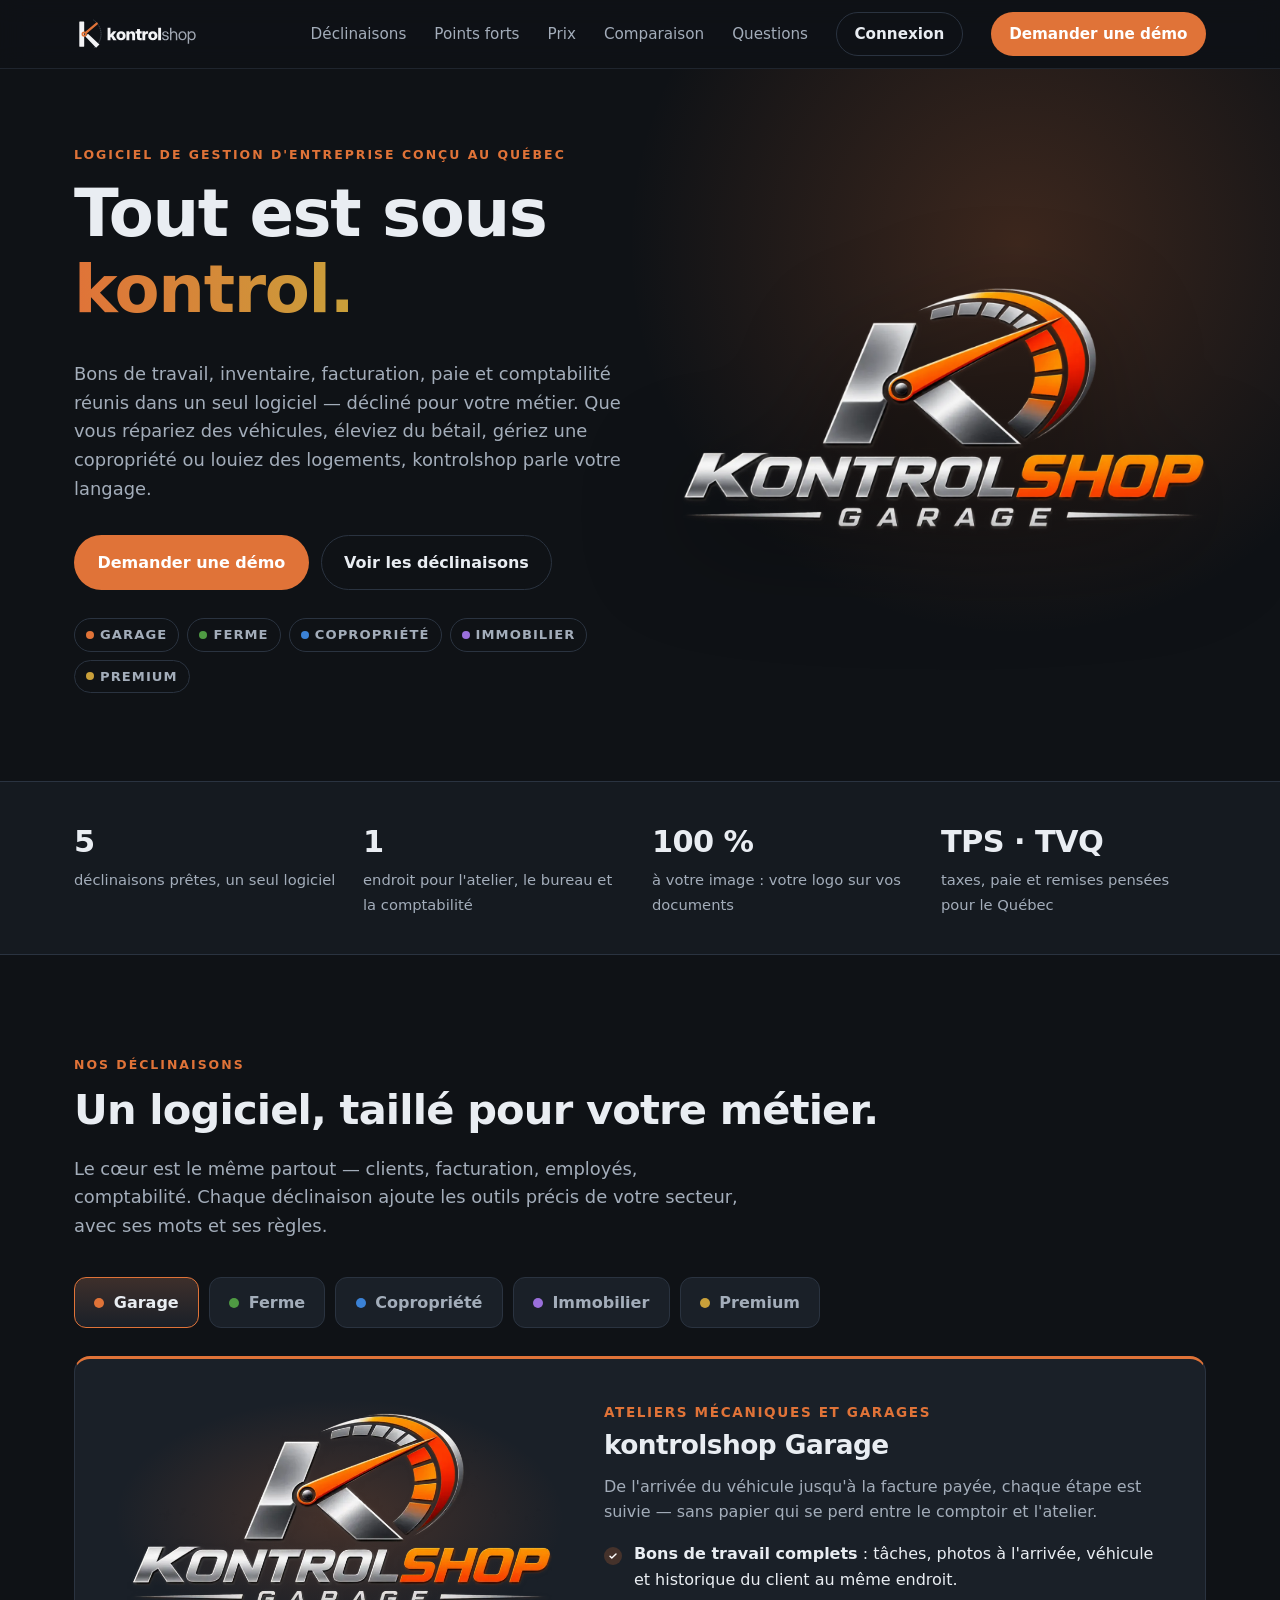
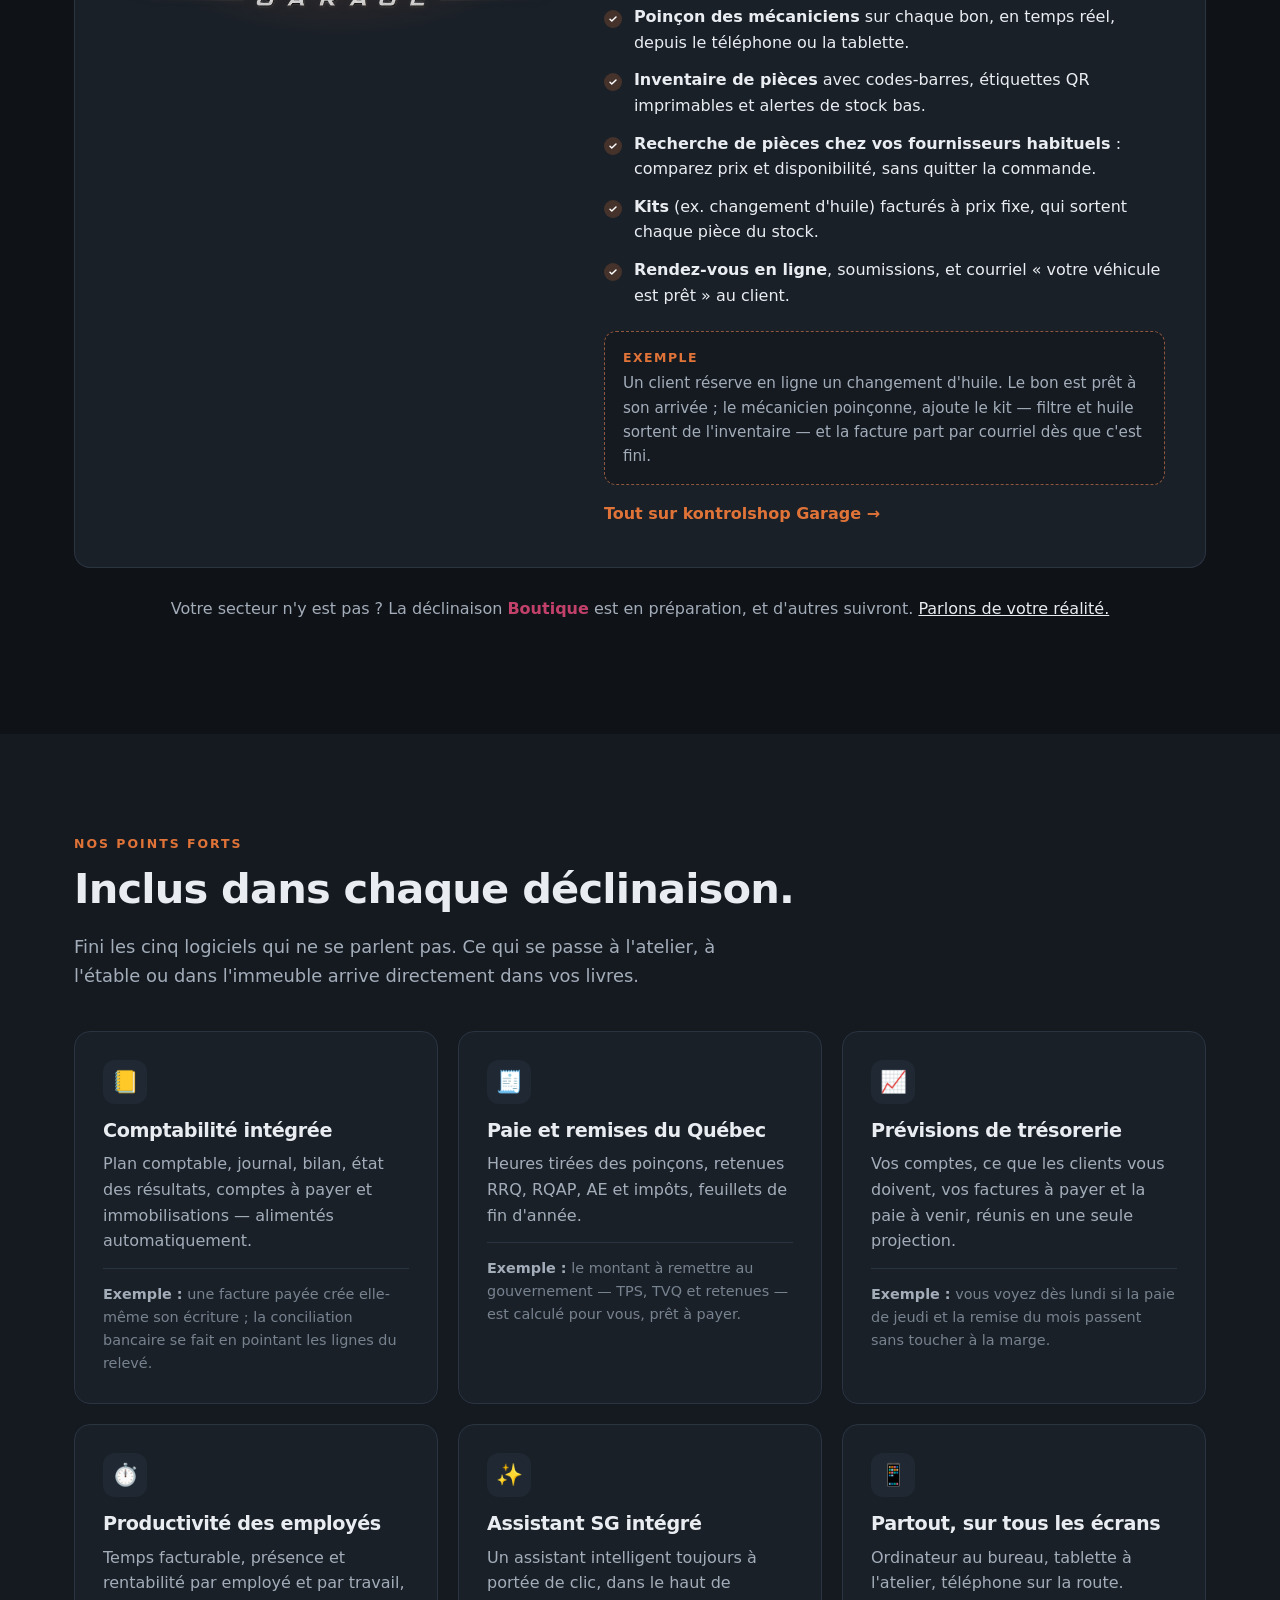
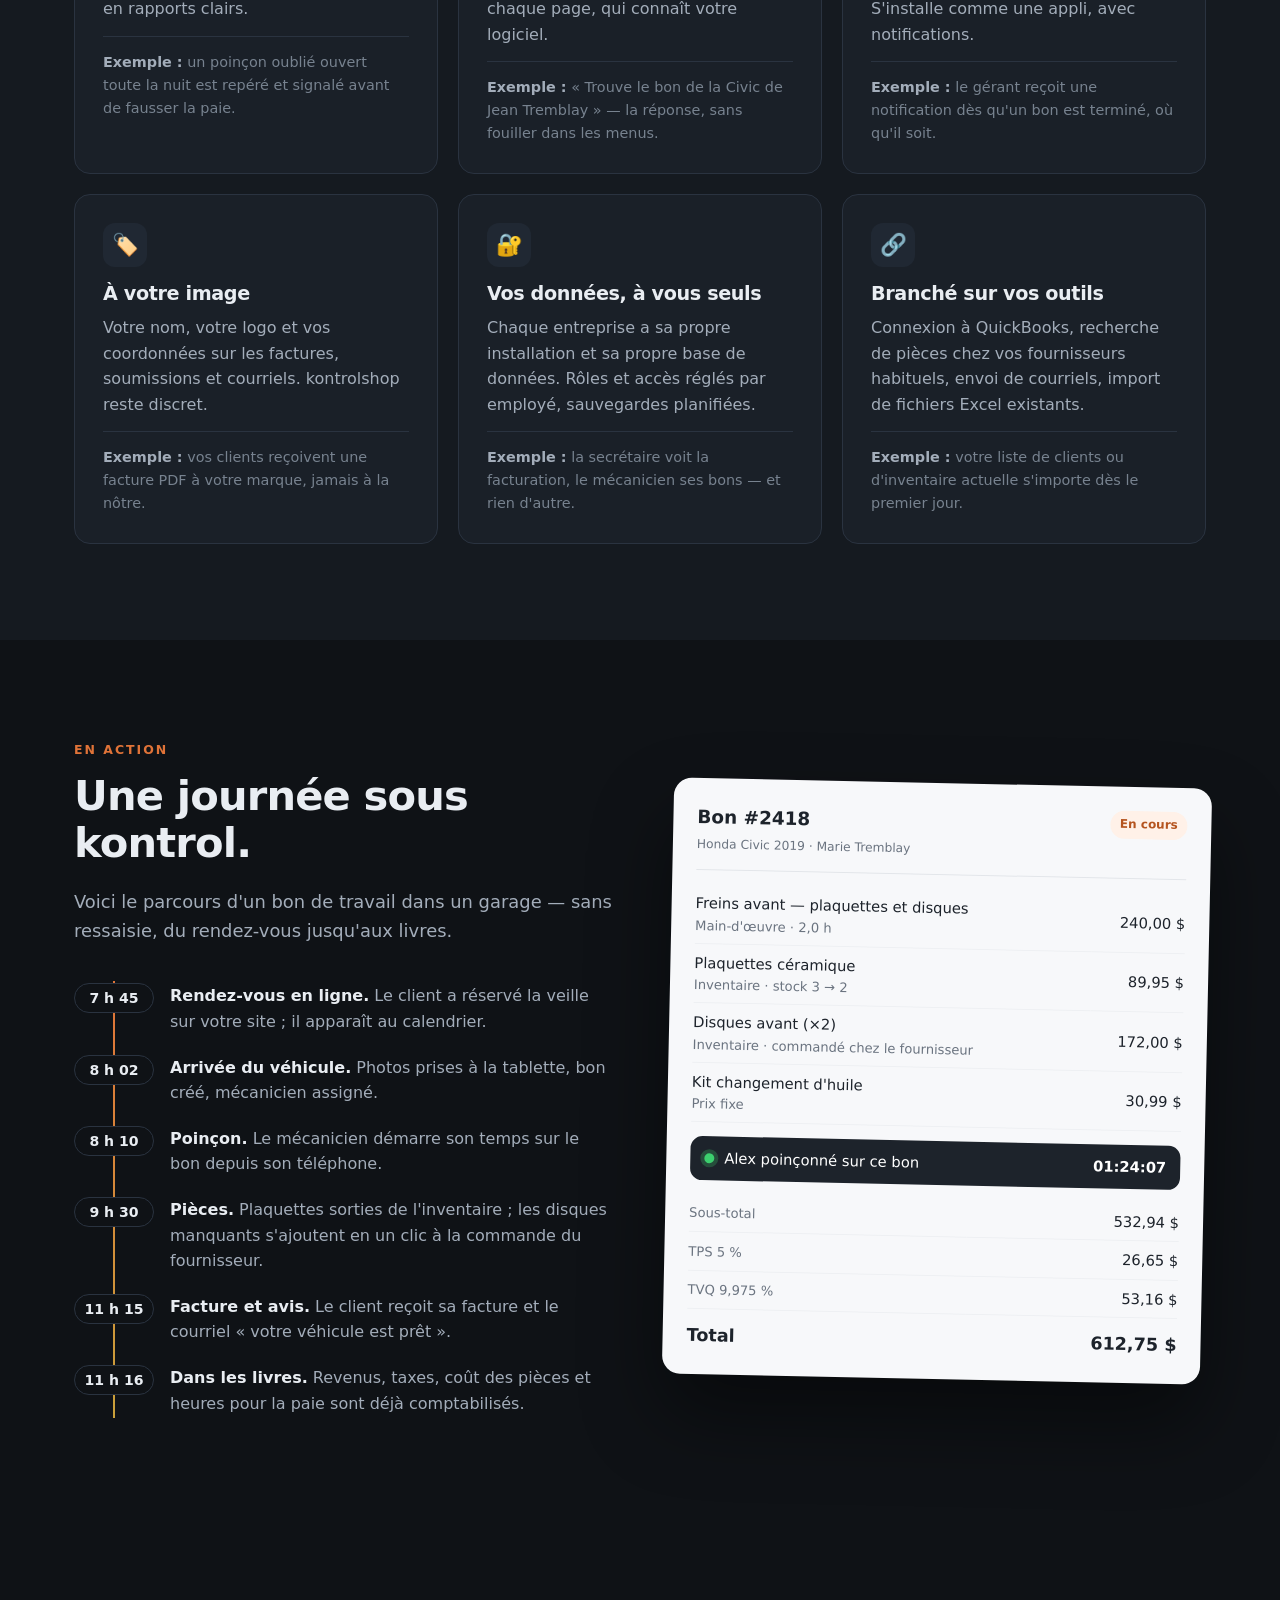
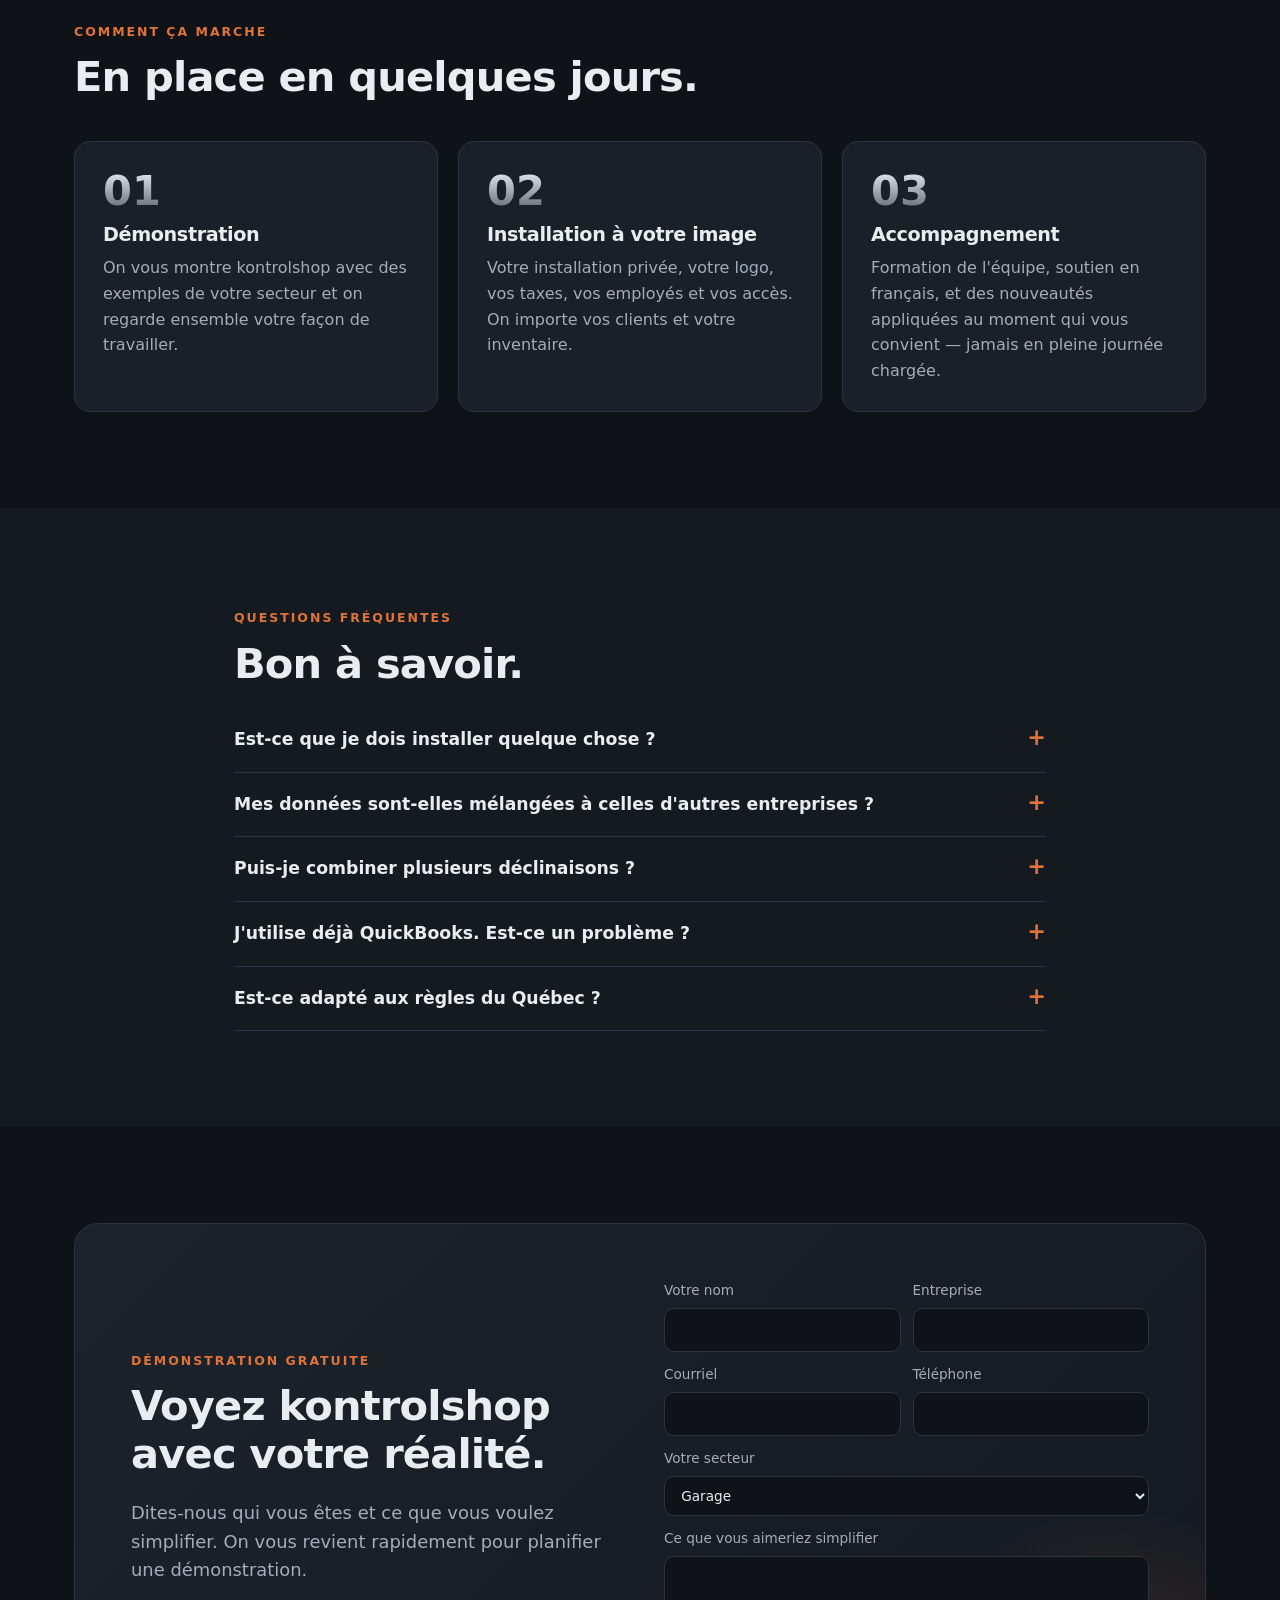
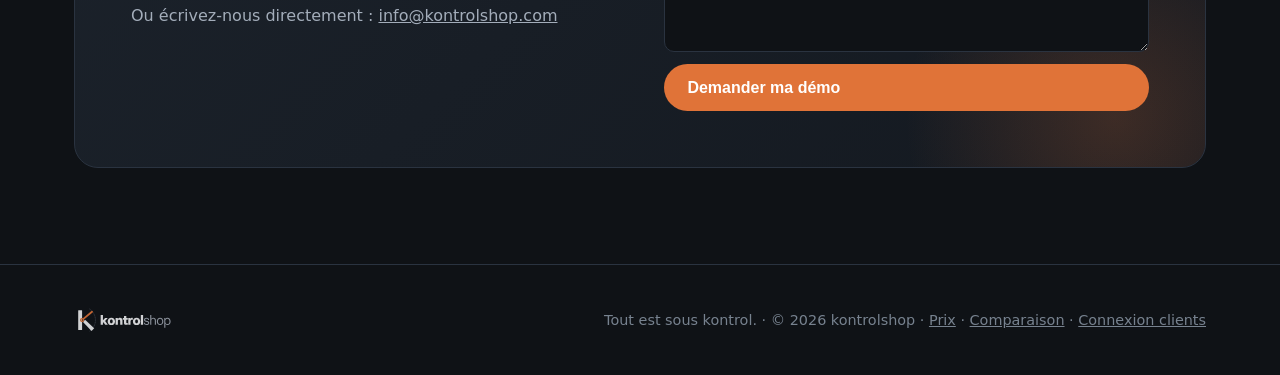
<file: index.html>
<!doctype html>
<html lang="fr-CA">
<head>
<meta charset="utf-8">
<meta name="viewport" content="width=device-width, initial-scale=1">
<title>Logiciel de gestion pour garages, fermes et copropriétés au Québec | kontrolshop</title>
<meta name="description" content="kontrolshop : logiciel de gestion québécois pour garages, fermes d'élevage, copropriétés, immeubles locatifs et ateliers de VR. Bons de travail, inventaire, facturation, paie et comptabilité (TPS/TVQ) au même endroit.">
<link rel="canonical" href="https://www.kontrolshop.com/">
<meta property="og:type" content="website">
<meta property="og:locale" content="fr_CA">
<meta property="og:site_name" content="kontrolshop">
<meta property="og:title" content="kontrolshop — Tout est sous kontrol.">
<meta property="og:description" content="Un logiciel de gestion québécois, cinq déclinaisons : Garage, Ferme, Copropriété, Immobilier et Premium (VR).">
<meta property="og:image" content="https://www.kontrolshop.com/img/og-accueil.jpg">
<meta property="og:image:width" content="1200">
<meta property="og:image:height" content="630">
<meta property="og:url" content="https://www.kontrolshop.com/">
<meta name="twitter:card" content="summary_large_image">
<meta name="theme-color" content="#0f1216">
<link rel="icon" href="/img/icone.svg" type="image/svg+xml">
<link rel="apple-touch-icon" href="/img/apple-touch-icon.png">
<link rel="stylesheet" href="/styles.css?v=2026-11-21">
<script type="application/ld+json">
[
 {
  "@context": "https://schema.org",
  "@type": "Organization",
  "@id": "https://www.kontrolshop.com/#org",
  "name": "kontrolshop",
  "url": "https://www.kontrolshop.com/",
  "logo": "https://www.kontrolshop.com/img/apple-touch-icon.png",
  "email": "info@kontrolshop.com",
  "slogan": "Tout est sous kontrol.",
  "areaServed": {
   "@type": "AdministrativeArea",
   "name": "Québec"
  }
 },
 {
  "@context": "https://schema.org",
  "@type": "SoftwareApplication",
  "name": "kontrolshop",
  "applicationCategory": "BusinessApplication",
  "operatingSystem": "Web, iOS, Android, Windows, macOS",
  "inLanguage": "fr-CA",
  "url": "https://www.kontrolshop.com/",
  "image": "https://www.kontrolshop.com/img/og-accueil.jpg",
  "description": "Logiciel de gestion québécois : bons de travail, inventaire, facturation, paie et comptabilité, décliné pour les garages, les fermes d'élevage, les copropriétés, les immeubles locatifs et les ateliers de VR.",
  "publisher": {
   "@id": "https://www.kontrolshop.com/#org"
  }
 },
 {
  "@context": "https://schema.org",
  "@type": "FAQPage",
  "mainEntity": [
   {
    "@type": "Question",
    "name": "Est-ce que je dois installer quelque chose ?",
    "acceptedAnswer": {
     "@type": "Answer",
     "text": "Non. kontrolshop fonctionne dans le navigateur, sur ordinateur, tablette et téléphone. Il peut aussi s'ajouter à l'écran d'accueil comme une application, avec notifications."
    }
   },
   {
    "@type": "Question",
    "name": "Mes données sont-elles mélangées à celles d'autres entreprises ?",
    "acceptedAnswer": {
     "@type": "Answer",
     "text": "Jamais. Chaque entreprise a sa propre installation et sa propre base de données. Les accès se règlent employé par employé, et des sauvegardes sont planifiées."
    }
   },
   {
    "@type": "Question",
    "name": "Puis-je combiner plusieurs déclinaisons ?",
    "acceptedAnswer": {
     "@type": "Answer",
     "text": "Oui. Les sections s'activent selon vos besoins : une ferme peut avoir un atelier de réparation, un garage peut gérer la paie de ses employés, et ainsi de suite."
    }
   },
   {
    "@type": "Question",
    "name": "J'utilise déjà QuickBooks. Est-ce un problème ?",
    "acceptedAnswer": {
     "@type": "Answer",
     "text": "Pas du tout. kontrolshop peut se brancher à QuickBooks, ou vous pouvez utiliser sa comptabilité intégrée et simplifier vos outils."
    }
   },
   {
    "@type": "Question",
    "name": "Est-ce adapté aux règles du Québec ?",
    "acceptedAnswer": {
     "@type": "Answer",
     "text": "Oui : TPS et TVQ, retenues RRQ, RQAP et AE, remises gouvernementales, municipalités et adresses du Québec. Le logiciel est conçu et soutenu en français, ici."
    }
   }
  ]
 }
]
</script>
</head>
<body>

<header class="entete">
  <div class="conteneur">
    <a class="logo" href="#haut" aria-label="kontrolshop — accueil"><img src="img/logo.svg" alt="kontrolshop" width="811" height="244"></a>
    <nav class="nav" aria-label="Navigation principale">
      <a href="#declinaisons">Déclinaisons</a>
      <a href="#points-forts">Points forts</a>
      <a href="/prix/">Prix</a>
      <a href="/comparaison/">Comparaison</a>
      <a href="#questions">Questions</a>
      <a class="btn btn-contour btn-connexion" href="https://template-production-da86.up.railway.app/login">Connexion</a>
      <a class="btn btn-plein" href="#contact"><span class="long">Demander une démo</span><span class="court">Démo</span></a>
    </nav>
  </div>
</header>

<main id="haut">

<section class="hero">
  <div class="conteneur">
    <div>
      <span class="surtitre">Logiciel de gestion d'entreprise conçu au Québec</span>
      <h1>Tout est sous <em>kontrol.</em></h1>
      <p class="intro">Bons de travail, inventaire, facturation, paie et comptabilité réunis dans un seul logiciel — décliné pour votre métier. Que vous répariez des véhicules, éleviez du bétail, gériez une copropriété ou louiez des logements, kontrolshop parle votre langage.</p>
      <div class="actions">
        <a class="btn btn-plein" href="#contact">Demander une démo</a>
        <a class="btn btn-contour" href="#declinaisons">Voir les déclinaisons</a>
      </div>
      <div class="puces-secteurs" aria-label="Déclinaisons">
        <a class="puce" style="--c:var(--garage)" href="#declinaisons" data-va="garage"><i></i>Garage</a>
        <a class="puce" style="--c:var(--ferme)" href="#declinaisons" data-va="ferme"><i></i>Ferme</a>
        <a class="puce" style="--c:var(--copro)" href="#declinaisons" data-va="copropriete"><i></i>Copropriété</a>
        <a class="puce" style="--c:var(--immo)" href="#declinaisons" data-va="immobilier"><i></i>Immobilier</a>
        <a class="puce" style="--c:var(--premium)" href="#declinaisons" data-va="premium"><i></i>Premium</a>
      </div>
    </div>
    <div class="hero-visuel">
      <img src="img/hero.webp" alt="Logo kontrolshop : la lettre K en métal brossé et une aiguille de cadran" width="1400" height="700" fetchpriority="high">
    </div>
  </div>
</section>

<div class="chiffres">
  <div class="conteneur">
    <div class="chiffre"><strong>5</strong><span>déclinaisons prêtes, un seul logiciel</span></div>
    <div class="chiffre"><strong>1</strong><span>endroit pour l'atelier, le bureau et la comptabilité</span></div>
    <div class="chiffre"><strong>100&nbsp;%</strong><span>à votre image : votre logo sur vos documents</span></div>
    <div class="chiffre"><strong>TPS · TVQ</strong><span>taxes, paie et remises pensées pour le Québec</span></div>
  </div>
</div>

<section id="declinaisons">
  <div class="conteneur">
    <span class="surtitre">Nos déclinaisons</span>
    <h2>Un logiciel, taillé pour votre métier.</h2>
    <p class="intro">Le cœur est le même partout — clients, facturation, employés, comptabilité. Chaque déclinaison ajoute les outils précis de votre secteur, avec ses mots et ses règles.</p>

    <div class="onglets" role="tablist" aria-label="Déclinaisons de kontrolshop">
      <button class="onglet" role="tab" id="t-garage" aria-controls="p-garage" aria-selected="true" style="--c:var(--garage)"><i></i>Garage</button>
      <button class="onglet" role="tab" id="t-ferme" aria-controls="p-ferme" aria-selected="false" tabindex="-1" style="--c:var(--ferme)"><i></i>Ferme</button>
      <button class="onglet" role="tab" id="t-copropriete" aria-controls="p-copropriete" aria-selected="false" tabindex="-1" style="--c:var(--copro)"><i></i>Copropriété</button>
      <button class="onglet" role="tab" id="t-immobilier" aria-controls="p-immobilier" aria-selected="false" tabindex="-1" style="--c:var(--immo)"><i></i>Immobilier</button>
      <button class="onglet" role="tab" id="t-premium" aria-controls="p-premium" aria-selected="false" tabindex="-1" style="--c:var(--premium)"><i></i>Premium</button>
    </div>

    <article class="panneau" role="tabpanel" id="p-garage" aria-labelledby="t-garage" style="--c:var(--garage)">
      <div class="logo-secteur"><img src="img/metal-garage.webp" alt="kontrolshop Garage" width="820" height="410" loading="lazy"></div>
      <div>
        <span class="pour">Ateliers mécaniques et garages</span>
        <h3>kontrolshop Garage</h3>
        <p>De l'arrivée du véhicule jusqu'à la facture payée, chaque étape est suivie — sans papier qui se perd entre le comptoir et l'atelier.</p>
        <ul class="liste">
          <li><b>Bons de travail complets</b> : tâches, photos à l'arrivée, véhicule et historique du client au même endroit.</li>
          <li><b>Poinçon des mécaniciens</b> sur chaque bon, en temps réel, depuis le téléphone ou la tablette.</li>
          <li><b>Inventaire de pièces</b> avec codes-barres, étiquettes QR imprimables et alertes de stock bas.</li>
          <li><b>Recherche de pièces chez vos fournisseurs habituels</b> : comparez prix et disponibilité, sans quitter la commande.</li>
          <li><b>Kits</b> (ex. changement d'huile) facturés à prix fixe, qui sortent chaque pièce du stock.</li>
          <li><b>Rendez-vous en ligne</b>, soumissions, et courriel « votre véhicule est prêt » au client.</li>
        </ul>
        <div class="exemple"><strong>Exemple</strong>Un client réserve en ligne un changement d'huile. Le bon est prêt à son arrivée ; le mécanicien poinçonne, ajoute le kit — filtre et huile sortent de l'inventaire — et la facture part par courriel dès que c'est fini.</div>
        <a class="en-savoir" href="/garage/">Tout sur kontrolshop Garage →</a>
      </div>
    </article>

    <article class="panneau" role="tabpanel" id="p-ferme" aria-labelledby="t-ferme" style="--c:var(--ferme)">
      <div class="logo-secteur"><img src="img/metal-ferme.webp" alt="kontrolshop Ferme" width="820" height="410" loading="lazy"></div>
      <div>
        <span class="pour">Élevages et vente de viande à la ferme</span>
        <h3>kontrolshop Ferme</h3>
        <p>Conçu avec un élevage de bœuf wagyu : de la naissance à l'assiette, chaque bête, chaque coupe et chaque paquet est retracé.</p>
        <ul class="liste">
          <li><b>Fiche de chaque bête</b> : mère, génétique, pesées et gain moyen quotidien calculé.</li>
          <li><b>Coût de revient par animal</b> : moulée, soins et frais rattachés à la bonne bête.</li>
          <li><b>Abattage et découpe</b> : à partir du poids de carcasse, les paquets attendus par coupe, puis ceux reçus du boucher.</li>
          <li><b>Vente en boutique ou en ligne</b> : les lots les plus anciens sortent en premier, automatiquement.</li>
          <li><b>Traçabilité complète</b> : chaque paquet vendu reste relié à la bête dont il provient.</li>
        </ul>
        <div class="exemple"><strong>Exemple</strong>La bête BT-014 part à l'abattoir avec une carcasse de 410&nbsp;kg. kontrolshop prévoit le nombre de paquets de faux-filet, de bavette et de haché ; à la réception, l'écart avec le boucher saute aux yeux.</div>
        <a class="en-savoir" href="/ferme/">Tout sur kontrolshop Ferme →</a>
      </div>
    </article>

    <article class="panneau" role="tabpanel" id="p-copropriete" aria-labelledby="t-copropriete" style="--c:var(--copro)">
      <div class="logo-secteur"><img src="img/metal-copropriete.webp" alt="kontrolshop Copropriété" width="820" height="410" loading="lazy"></div>
      <div>
        <span class="pour">Syndicats de copropriété et gestionnaires</span>
        <h3>kontrolshop Copropriété</h3>
        <p>Les finances, l'entretien et les communications du syndicat, clairs pour le conseil d'administration comme pour les copropriétaires.</p>
        <ul class="liste">
          <li><b>Unités et quotes-parts</b> : stationnements, rangements, occupants, locataires et historique des propriétaires.</li>
          <li><b>Charges communes</b> : budget annuel réparti selon les quotes-parts, cotisations générées chaque mois, solde de chaque unité.</li>
          <li><b>Demandes de réparation</b> avec photos, transformées en bons de travail confiés aux fournisseurs.</li>
          <li><b>Entretien préventif</b> et calendrier des inspections : rien n'est oublié.</li>
          <li><b>Portail sécurisé des copropriétaires</b> : leur solde, leurs documents (procès-verbaux, règlements, états financiers) et le suivi de leurs demandes.</li>
        </ul>
        <div class="exemple"><strong>Exemple</strong>Un copropriétaire signale une infiltration d'eau depuis son portail, photo à l'appui. Le gestionnaire crée le bon pour le couvreur ; le copropriétaire voit la progression sans téléphoner.</div>
        <a class="en-savoir" href="/copropriete/">Tout sur kontrolshop Copropriété →</a>
      </div>
    </article>

    <article class="panneau" role="tabpanel" id="p-immobilier" aria-labelledby="t-immobilier" style="--c:var(--immo)">
      <div class="logo-secteur"><img src="img/metal-immobilier.webp" alt="kontrolshop Immobilier" width="820" height="410" loading="lazy"></div>
      <div>
        <span class="pour">Propriétaires d'immeubles à revenus</span>
        <h3>kontrolshop Immobilier</h3>
        <p>La gestion locative du triplex au parc complet : logements, baux, loyers et locataires, avec les délais du TAL calculés pour vous.</p>
        <ul class="liste">
          <li><b>Baux et renouvellements</b> : colocataires, loyer, services inclus, délais d'avis de modification du TAL et renouvellement en un clic.</li>
          <li><b>Loyers et retards</b> : loyers du mois générés pour chaque bail, paiements, retards et relevé de compte.</li>
          <li><b>Avis en PDF</b> : modification, reprise, accès, rappel de retard, état des lieux et reçus, envoyés par courriel avec preuve d'envoi.</li>
          <li><b>Rendement par immeuble</b> : taxes, assurances, intérêts et réparations face aux loyers perçus.</li>
          <li><b>Portail des locataires</b> : bail, compte, reçus, documents, demandes de réparation — et relevés 31 préparés en février.</li>
        </ul>
        <div class="exemple"><strong>Exemple</strong>Les baux finissent le 30 juin : kontrolshop montre ceux dont l'avis de modification est à envoyer. L'avis part en PDF par courriel à chaque colocataire, la réponse arrive par le portail, et le bail se renouvelle en un clic.</div>
        <a class="en-savoir" href="/immobilier/">Tout sur kontrolshop Immobilier →</a>
      </div>
    </article>

    <article class="panneau" role="tabpanel" id="p-premium" aria-labelledby="t-premium" style="--c:var(--premium)">
      <div class="logo-secteur"><img src="img/metal-premium.webp" alt="kontrolshop Premium" width="820" height="410" loading="lazy"></div>
      <div>
        <span class="pour">Véhicules récréatifs et commerces haut de gamme</span>
        <h3>kontrolshop Premium</h3>
        <p>Toute la force de la déclinaison Garage, avec les outils pour entretenir, préparer et vendre des véhicules récréatifs.</p>
        <ul class="liste">
          <li><b>Catalogue de VR</b> : marques et modèles de motorisés et de roulottes — classe A, B, C, sellette…</li>
          <li><b>Véhicules à vendre</b> : coûtant d'achat, prix demandé et profit prévu sur chaque fiche.</li>
          <li><b>Préparation au coûtant</b> : les travaux faits sur un VR en stock s'ajoutent à son coût, sans fausser vos ventes.</li>
          <li><b>Facture de vente</b> avec TPS/TVQ et profit réel figé ; le dossier du VR suit son nouveau propriétaire.</li>
          <li><b>Marge proposée automatiquement</b> sur chaque nouvelle pièce, selon votre politique de prix.</li>
        </ul>
        <div class="exemple"><strong>Exemple</strong>Un VR acheté 48&nbsp;000&nbsp;$ reçoit 2&nbsp;300&nbsp;$ de préparation à l'atelier. À la vente, kontrolshop connaît son vrai coûtant — 50&nbsp;300&nbsp;$ — et affiche le profit réel, sans calcul à la main.</div>
        <a class="en-savoir" href="/vr/">Tout sur kontrolshop Premium (VR) →</a>
      </div>
    </article>

    <p class="autre-secteur">Votre secteur n'y est pas&nbsp;? La déclinaison <b style="color:var(--boutique)">Boutique</b> est en préparation, et d'autres suivront. <a href="#contact">Parlons de votre réalité.</a></p>
  </div>
</section>

<section class="forts" id="points-forts">
  <div class="conteneur">
    <span class="surtitre">Nos points forts</span>
    <h2>Inclus dans chaque déclinaison.</h2>
    <p class="intro">Fini les cinq logiciels qui ne se parlent pas. Ce qui se passe à l'atelier, à l'étable ou dans l'immeuble arrive directement dans vos livres.</p>
    <div class="grille">
      <div class="fort">
        <div class="ico" aria-hidden="true">📒</div>
        <h3>Comptabilité intégrée</h3>
        <p>Plan comptable, journal, bilan, état des résultats, comptes à payer et immobilisations — alimentés automatiquement.</p>
        <div class="ex"><b>Exemple :</b> une facture payée crée elle-même son écriture ; la conciliation bancaire se fait en pointant les lignes du relevé.</div>
      </div>
      <div class="fort">
        <div class="ico" aria-hidden="true">🧾</div>
        <h3>Paie et remises du Québec</h3>
        <p>Heures tirées des poinçons, retenues RRQ, RQAP, AE et impôts, feuillets de fin d'année.</p>
        <div class="ex"><b>Exemple :</b> le montant à remettre au gouvernement — TPS, TVQ et retenues — est calculé pour vous, prêt à payer.</div>
      </div>
      <div class="fort">
        <div class="ico" aria-hidden="true">📈</div>
        <h3>Prévisions de trésorerie</h3>
        <p>Vos comptes, ce que les clients vous doivent, vos factures à payer et la paie à venir, réunis en une seule projection.</p>
        <div class="ex"><b>Exemple :</b> vous voyez dès lundi si la paie de jeudi et la remise du mois passent sans toucher à la marge.</div>
      </div>
      <div class="fort">
        <div class="ico" aria-hidden="true">⏱️</div>
        <h3>Productivité des employés</h3>
        <p>Temps facturable, présence et rentabilité par employé et par travail, en rapports clairs.</p>
        <div class="ex"><b>Exemple :</b> un poinçon oublié ouvert toute la nuit est repéré et signalé avant de fausser la paie.</div>
      </div>
      <div class="fort">
        <div class="ico" aria-hidden="true">✨</div>
        <h3>Assistant SG intégré</h3>
        <p>Un assistant intelligent toujours à portée de clic, dans le haut de chaque page, qui connaît votre logiciel.</p>
        <div class="ex"><b>Exemple :</b> « Trouve le bon de la Civic de Jean Tremblay » — la réponse, sans fouiller dans les menus.</div>
      </div>
      <div class="fort">
        <div class="ico" aria-hidden="true">📱</div>
        <h3>Partout, sur tous les écrans</h3>
        <p>Ordinateur au bureau, tablette à l'atelier, téléphone sur la route. S'installe comme une appli, avec notifications.</p>
        <div class="ex"><b>Exemple :</b> le gérant reçoit une notification dès qu'un bon est terminé, où qu'il soit.</div>
      </div>
      <div class="fort">
        <div class="ico" aria-hidden="true">🏷️</div>
        <h3>À votre image</h3>
        <p>Votre nom, votre logo et vos coordonnées sur les factures, soumissions et courriels. kontrolshop reste discret.</p>
        <div class="ex"><b>Exemple :</b> vos clients reçoivent une facture PDF à votre marque, jamais à la nôtre.</div>
      </div>
      <div class="fort">
        <div class="ico" aria-hidden="true">🔐</div>
        <h3>Vos données, à vous seuls</h3>
        <p>Chaque entreprise a sa propre installation et sa propre base de données. Rôles et accès réglés par employé, sauvegardes planifiées.</p>
        <div class="ex"><b>Exemple :</b> la secrétaire voit la facturation, le mécanicien ses bons — et rien d'autre.</div>
      </div>
      <div class="fort">
        <div class="ico" aria-hidden="true">🔗</div>
        <h3>Branché sur vos outils</h3>
        <p>Connexion à QuickBooks, recherche de pièces chez vos fournisseurs habituels, envoi de courriels, import de fichiers Excel existants.</p>
        <div class="ex"><b>Exemple :</b> votre liste de clients ou d'inventaire actuelle s'importe dès le premier jour.</div>
      </div>
    </div>
  </div>
</section>

<section class="journee" id="exemple">
  <div class="conteneur">
    <div>
      <span class="surtitre">En action</span>
      <h2>Une journée sous kontrol.</h2>
      <p class="intro">Voici le parcours d'un bon de travail dans un garage — sans ressaisie, du rendez-vous jusqu'aux livres.</p>
      <ol class="etapes">
        <li><time>7 h 45</time><p><b>Rendez-vous en ligne.</b> Le client a réservé la veille sur votre site ; il apparaît au calendrier.</p></li>
        <li><time>8 h 02</time><p><b>Arrivée du véhicule.</b> Photos prises à la tablette, bon créé, mécanicien assigné.</p></li>
        <li><time>8 h 10</time><p><b>Poinçon.</b> Le mécanicien démarre son temps sur le bon depuis son téléphone.</p></li>
        <li><time>9 h 30</time><p><b>Pièces.</b> Plaquettes sorties de l'inventaire ; les disques manquants s'ajoutent en un clic à la commande du fournisseur.</p></li>
        <li><time>11 h 15</time><p><b>Facture et avis.</b> Le client reçoit sa facture et le courriel « votre véhicule est prêt ».</p></li>
        <li><time>11 h 16</time><p><b>Dans les livres.</b> Revenus, taxes, coût des pièces et heures pour la paie sont déjà comptabilisés.</p></li>
      </ol>
    </div>
    <div class="bon" role="img" aria-label="Aperçu d'un bon de travail dans kontrolshop : remplacement des freins avant, poinçon en cours, total 612,75 $">
      <div class="bon-tete">
        <div><b>Bon #2418</b><small>Honda Civic 2019 · Marie Tremblay</small></div>
        <span class="statut">En cours</span>
      </div>
      <table>
        <tr><td>Freins avant — plaquettes et disques<div class="mini">Main-d'œuvre · 2,0 h</div></td><td>240,00&nbsp;$</td></tr>
        <tr><td>Plaquettes céramique<div class="mini">Inventaire · stock 3 → 2</div></td><td>89,95&nbsp;$</td></tr>
        <tr><td>Disques avant (×2)<div class="mini">Inventaire · commandé chez le fournisseur</div></td><td>172,00&nbsp;$</td></tr>
        <tr><td>Kit changement d'huile<div class="mini">Prix fixe</div></td><td>30,99&nbsp;$</td></tr>
      </table>
      <div class="poincon"><i class="pt" aria-hidden="true"></i>Alex poinçonné sur ce bon<span>01:24:07</span></div>
      <table>
        <tr><td class="mini">Sous-total</td><td>532,94&nbsp;$</td></tr>
        <tr><td class="mini">TPS 5&nbsp;%</td><td>26,65&nbsp;$</td></tr>
        <tr><td class="mini">TVQ 9,975&nbsp;%</td><td>53,16&nbsp;$</td></tr>
      </table>
      <div class="total"><span>Total</span><span>612,75&nbsp;$</span></div>
    </div>
  </div>
</section>

<section class="demarche">
  <div class="conteneur">
    <span class="surtitre">Comment ça marche</span>
    <h2>En place en quelques jours.</h2>
    <div class="grille">
      <div class="fort"><div class="num">01</div><h3>Démonstration</h3><p>On vous montre kontrolshop avec des exemples de votre secteur et on regarde ensemble votre façon de travailler.</p></div>
      <div class="fort"><div class="num">02</div><h3>Installation à votre image</h3><p>Votre installation privée, votre logo, vos taxes, vos employés et vos accès. On importe vos clients et votre inventaire.</p></div>
      <div class="fort"><div class="num">03</div><h3>Accompagnement</h3><p>Formation de l'équipe, soutien en français, et des nouveautés appliquées au moment qui vous convient — jamais en pleine journée chargée.</p></div>
    </div>
  </div>
</section>

<section class="faq" id="questions">
  <div class="conteneur">
    <span class="surtitre">Questions fréquentes</span>
    <h2>Bon à savoir.</h2>
    <details>
      <summary>Est-ce que je dois installer quelque chose&nbsp;?</summary>
      <p>Non. kontrolshop fonctionne dans le navigateur, sur ordinateur, tablette et téléphone. Il peut aussi s'ajouter à l'écran d'accueil comme une application, avec notifications.</p>
    </details>
    <details>
      <summary>Mes données sont-elles mélangées à celles d'autres entreprises&nbsp;?</summary>
      <p>Jamais. Chaque entreprise a sa propre installation et sa propre base de données. Les accès se règlent employé par employé, et des sauvegardes sont planifiées.</p>
    </details>
    <details>
      <summary>Puis-je combiner plusieurs déclinaisons&nbsp;?</summary>
      <p>Oui. Les sections s'activent selon vos besoins : une ferme peut avoir un atelier de réparation, un garage peut gérer la paie de ses employés, et ainsi de suite.</p>
    </details>
    <details>
      <summary>J'utilise déjà QuickBooks. Est-ce un problème&nbsp;?</summary>
      <p>Pas du tout. kontrolshop peut se brancher à QuickBooks, ou vous pouvez utiliser sa comptabilité intégrée et simplifier vos outils.</p>
    </details>
    <details>
      <summary>Est-ce adapté aux règles du Québec&nbsp;?</summary>
      <p>Oui : TPS et TVQ, retenues RRQ, RQAP et AE, remises gouvernementales, municipalités et adresses du Québec. Le logiciel est conçu et soutenu en français, ici.</p>
    </details>
  </div>
</section>

<section class="contact" id="contact">
  <div class="conteneur">
    <div class="boite">
      <div style="position:relative;z-index:1">
        <span class="surtitre">Démonstration gratuite</span>
        <h2>Voyez kontrolshop avec votre réalité.</h2>
        <p class="intro">Dites-nous qui vous êtes et ce que vous voulez simplifier. On vous revient rapidement pour planifier une démonstration.</p>
        <p style="color:var(--doux)">Ou écrivez-nous directement : <a href="mailto:info@kontrolshop.com">info@kontrolshop.com</a></p>
      </div>
      <form id="formulaire" action="mailto:info@kontrolshop.com" method="post" enctype="text/plain">
        <div class="deux">
          <label>Votre nom<input name="nom" autocomplete="name" required></label>
          <label>Entreprise<input name="entreprise" autocomplete="organization"></label>
        </div>
        <div class="deux">
          <label>Courriel<input type="email" name="courriel" autocomplete="email" required></label>
          <label>Téléphone<input type="tel" name="telephone" autocomplete="tel"></label>
        </div>
        <label>Votre secteur
          <select name="secteur" id="choix-secteur">
            <option value="Garage">Garage</option>
            <option value="Ferme">Ferme</option>
            <option value="Copropriété">Copropriété</option>
            <option value="Immobilier">Immobilier</option>
            <option value="Premium (VR)">Premium (VR)</option>
            <option value="Autre">Autre</option>
          </select>
        </label>
        <label>Ce que vous aimeriez simplifier<textarea name="message"></textarea></label>
        <button class="btn btn-plein" type="submit">Demander ma démo</button>
      </form>
    </div>
  </div>
</section>

</main>

<footer class="pied">
  <div class="conteneur">
    <img src="img/logo.svg" alt="kontrolshop" width="811" height="244">
    <span>Tout est sous kontrol. · © <span id="annee">2026</span> kontrolshop · <a href="/prix/">Prix</a> · <a href="/comparaison/">Comparaison</a> · <a href="https://template-production-da86.up.railway.app/login">Connexion clients</a></span>
  </div>
</footer>

<script>
document.documentElement.classList.add("js");
document.getElementById("annee").textContent = new Date().getFullYear();

// Onglets des déclinaisons (sans JavaScript, toutes les fiches s'affichent)
const onglets = [...document.querySelectorAll('[role="tab"]')];
const couleurs = { garage: "var(--garage)", ferme: "var(--ferme)", copropriete: "var(--copro)", immobilier: "var(--immo)", premium: "var(--premium)" };
const libelles = { garage: "Garage", ferme: "Ferme", copropriete: "Copropriété", immobilier: "Immobilier", premium: "Premium (VR)" };
function choisir(id, focus) {
  onglets.forEach(o => {
    const actif = o.id === "t-" + id;
    o.setAttribute("aria-selected", actif);
    o.tabIndex = actif ? 0 : -1;
    document.getElementById(o.getAttribute("aria-controls")).hidden = !actif;
    if (actif && focus) o.focus();
  });
  document.documentElement.style.setProperty("--accent", couleurs[id]);
  const choix = document.getElementById("choix-secteur");
  if (choix) choix.value = libelles[id];
}
onglets.forEach((o, i) => {
  o.addEventListener("click", () => choisir(o.id.slice(2)));
  o.addEventListener("keydown", e => {
    const d = { ArrowRight: 1, ArrowLeft: -1 }[e.key];
    if (!d) return;
    e.preventDefault();
    choisir(onglets[(i + d + onglets.length) % onglets.length].id.slice(2), true);
  });
});
document.querySelectorAll("[data-va]").forEach(a => a.addEventListener("click", () => choisir(a.dataset.va)));
const demande = new URLSearchParams(location.search).get("secteur");
choisir(couleurs[demande] ? demande : "garage");

// Le formulaire ouvre le courriel de la personne, déjà rempli
document.getElementById("formulaire").addEventListener("submit", e => {
  e.preventDefault();
  const f = new FormData(e.target);
  const corps = [
    "Nom : " + f.get("nom"), "Entreprise : " + f.get("entreprise"),
    "Courriel : " + f.get("courriel"), "Téléphone : " + f.get("telephone"),
    "Secteur : " + f.get("secteur"), "", f.get("message")
  ].join("\n");
  location.href = "mailto:info@kontrolshop.com?subject=" + encodeURIComponent("Démo kontrolshop — " + f.get("secteur")) + "&body=" + encodeURIComponent(corps);
});
</script>
</body>
</html>
</file>
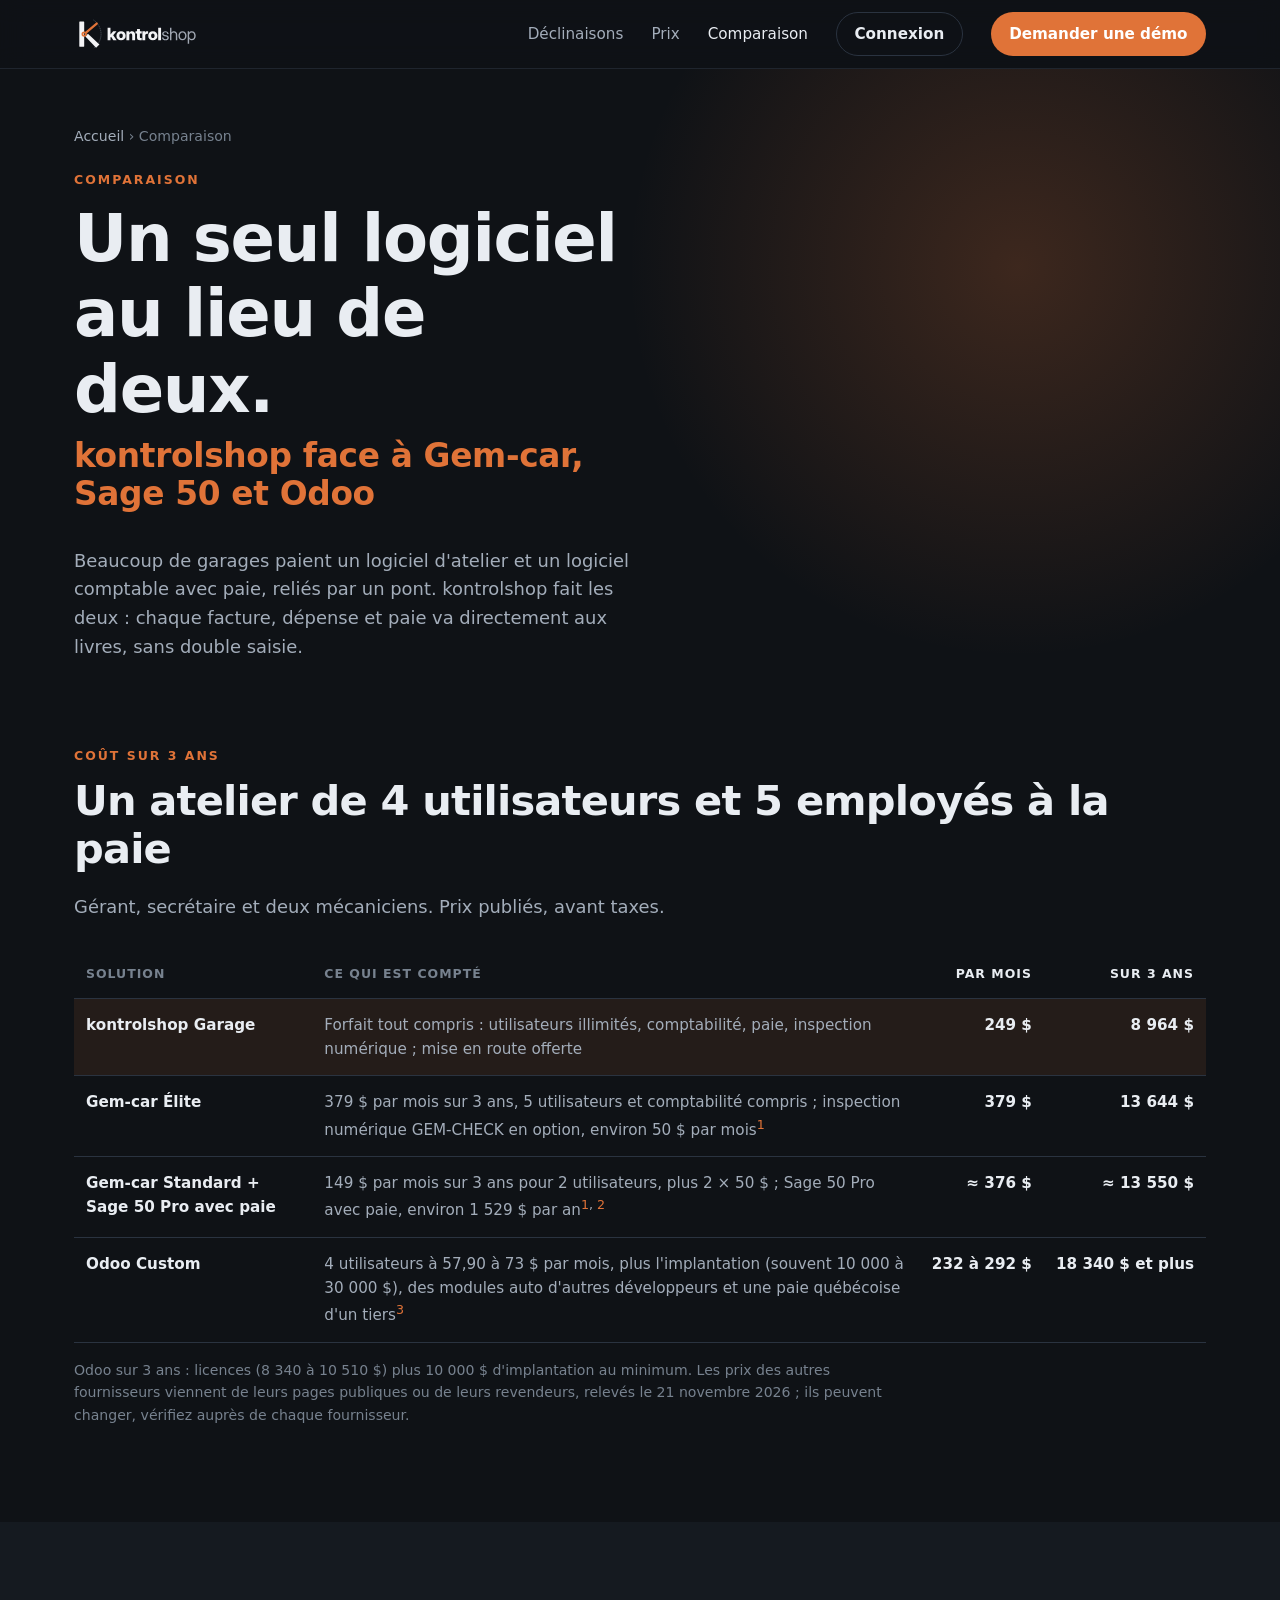
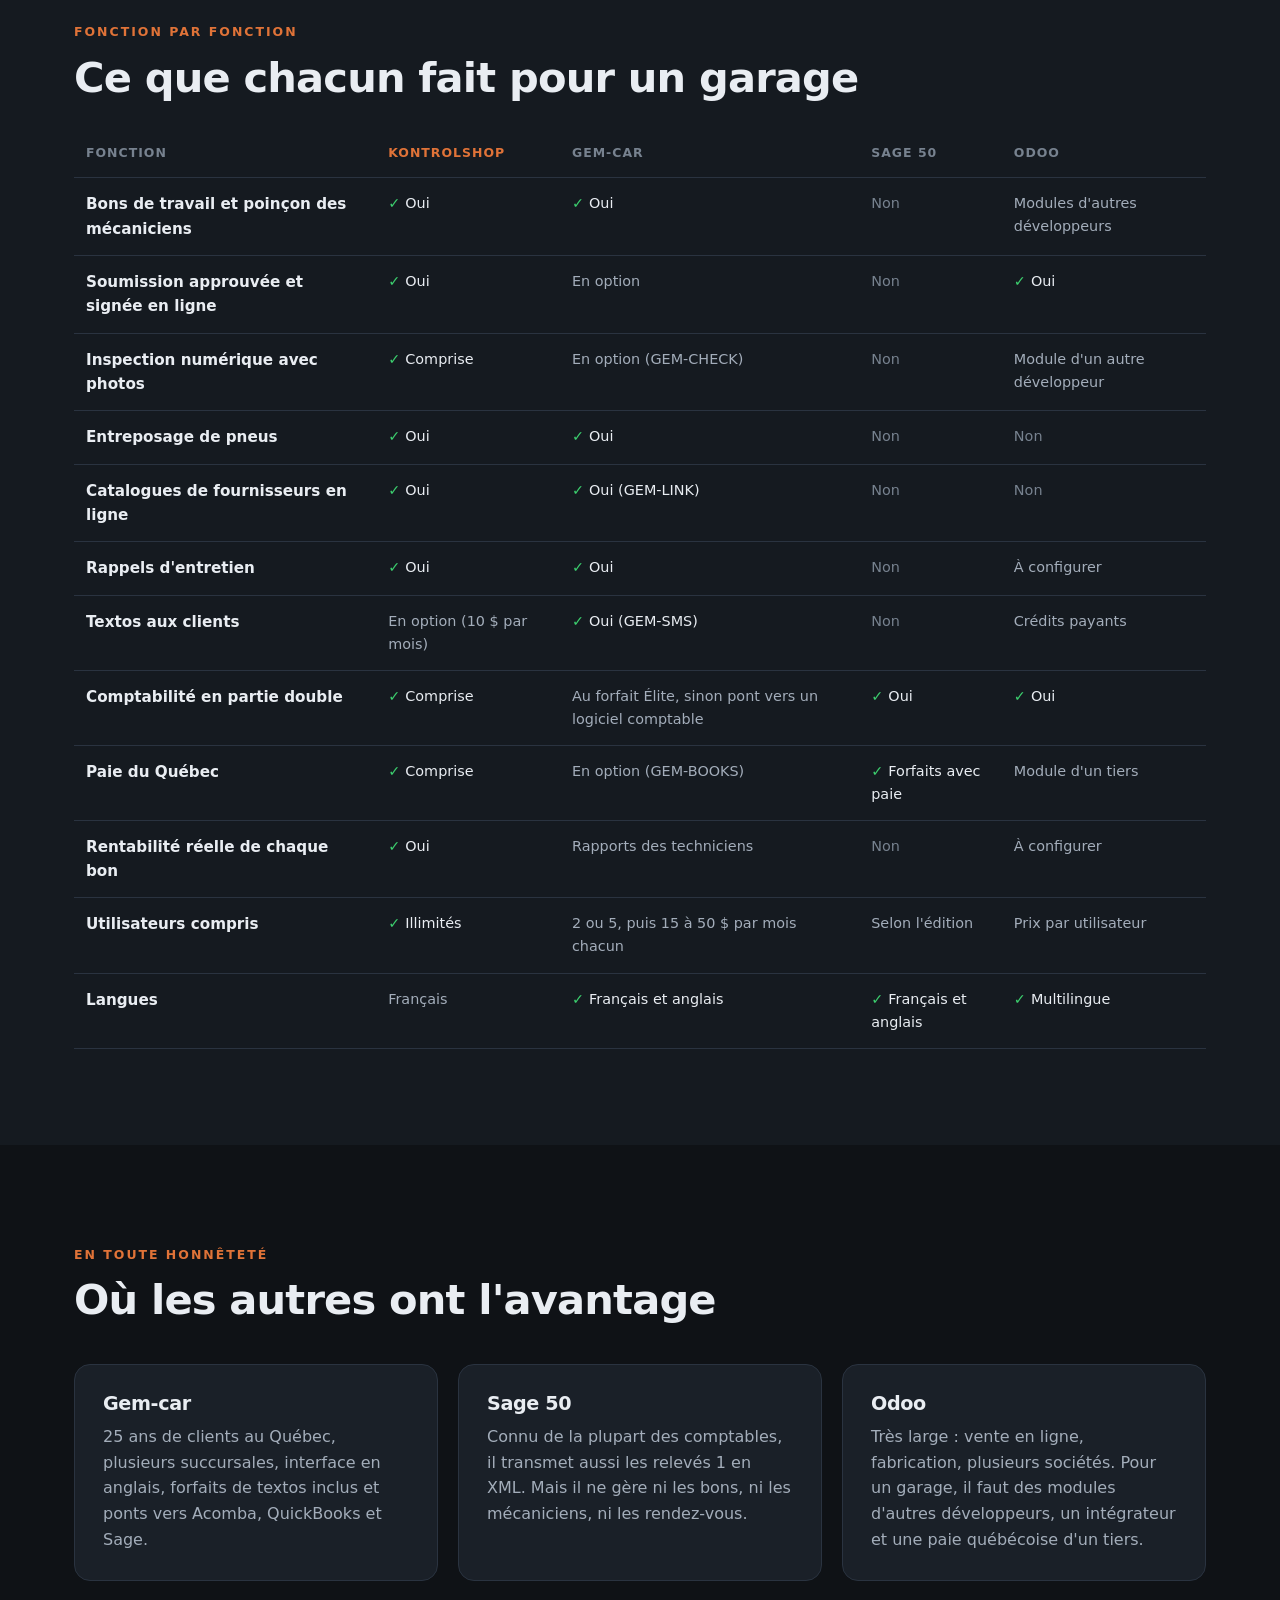
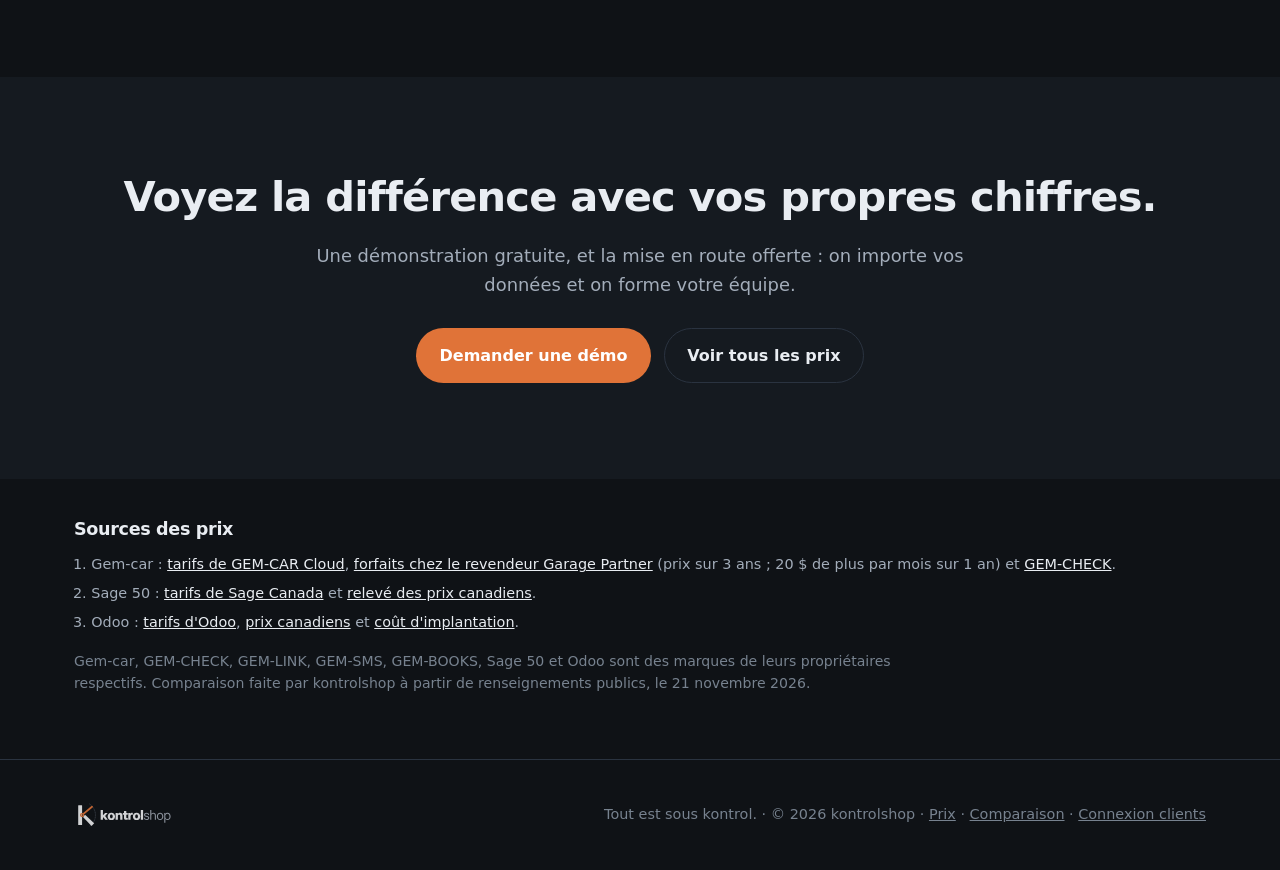
<file: comparaison/index.html>
<!doctype html>
<html lang="fr-CA">
<head>
<meta charset="utf-8">
<meta name="viewport" content="width=device-width, initial-scale=1">
<title>kontrolshop, Gem-car, Sage 50 ou Odoo : comparaison pour un garage au Québec</title>
<meta name="description" content="Comparaison de kontrolshop avec Gem-car, Sage 50 et Odoo pour un garage du Québec : coût sur 3 ans pour un atelier de 4 utilisateurs, et fonctions côte à côte.">
<link rel="canonical" href="https://www.kontrolshop.com/comparaison/">
<meta property="og:type" content="website">
<meta property="og:locale" content="fr_CA">
<meta property="og:site_name" content="kontrolshop">
<meta property="og:title" content="kontrolshop ou Gem-car + Sage 50 ? Un seul logiciel au lieu de deux">
<meta property="og:description" content="Coût sur 3 ans et fonctions côte à côte, pour un garage du Québec.">
<meta property="og:image" content="https://www.kontrolshop.com/img/og-garage.jpg">
<meta property="og:image:width" content="1200">
<meta property="og:image:height" content="630">
<meta property="og:url" content="https://www.kontrolshop.com/comparaison/">
<meta name="twitter:card" content="summary_large_image">
<meta name="theme-color" content="#0f1216">
<link rel="icon" href="/img/icone.svg" type="image/svg+xml">
<link rel="apple-touch-icon" href="/img/apple-touch-icon.png">
<link rel="stylesheet" href="/styles.css?v=2026-11-21">
<script type="application/ld+json">
{
 "@context": "https://schema.org",
 "@type": "BreadcrumbList",
 "itemListElement": [
  {"@type": "ListItem", "position": 1, "name": "Accueil", "item": "https://www.kontrolshop.com/"},
  {"@type": "ListItem", "position": 2, "name": "Comparaison", "item": "https://www.kontrolshop.com/comparaison/"}
 ]
}
</script>
</head>
<body>

<header class="entete">
  <div class="conteneur">
    <a class="logo" href="/" aria-label="kontrolshop — accueil"><img src="/img/logo.svg" alt="kontrolshop" width="811" height="244"></a>
    <nav class="nav" aria-label="Navigation principale">
      <a href="/#declinaisons">Déclinaisons</a>
      <a href="/prix/">Prix</a>
      <a href="/comparaison/" aria-current="page">Comparaison</a>
      <a class="btn btn-contour btn-connexion" href="https://template-production-da86.up.railway.app/login">Connexion</a>
      <a class="btn btn-plein" href="/?secteur=garage#contact"><span class="long">Demander une démo</span><span class="court">Démo</span></a>
    </nav>
  </div>
</header>

<main>

<section class="hero hero-court">
  <div class="conteneur">
    <div>
      <nav class="fil" aria-label="Fil d'Ariane"><a href="/">Accueil</a> › Comparaison</nav>
      <span class="surtitre">Comparaison</span>
      <h1>Un seul logiciel au lieu de deux.<span class="sous">kontrolshop face à Gem-car, Sage 50 et Odoo</span></h1>
      <p class="intro">Beaucoup de garages paient un logiciel d'atelier et un logiciel comptable avec paie, reliés par un pont. kontrolshop fait les deux : chaque facture, dépense et paie va directement aux livres, sans double saisie.</p>
    </div>
  </div>
</section>

<section class="tarifs-section" aria-labelledby="cout">
  <div class="conteneur">
    <span class="surtitre">Coût sur 3 ans</span>
    <h2 id="cout">Un atelier de 4 utilisateurs et 5 employés à la paie</h2>
    <p class="intro">Gérant, secrétaire et deux mécaniciens. Prix publiés, avant taxes.</p>
    <div class="defile">
      <table class="comp">
        <thead><tr><th scope="col">Solution</th><th scope="col">Ce qui est compté</th><th scope="col" class="montant-col">Par mois</th><th scope="col" class="montant-col">Sur 3 ans</th></tr></thead>
        <tbody>
          <tr class="nous"><th scope="row">kontrolshop Garage</th><td>Forfait tout compris : utilisateurs illimités, comptabilité, paie, inspection numérique ; mise en route offerte</td><td class="montant-col">249 $</td><td class="montant-col">8 964 $</td></tr>
          <tr><th scope="row">Gem-car Élite</th><td>379 $ par mois sur 3 ans, 5 utilisateurs et comptabilité compris ; inspection numérique GEM-CHECK en option, environ 50 $ par mois<sup><a href="#n1">1</a></sup></td><td class="montant-col">379 $</td><td class="montant-col">13 644 $</td></tr>
          <tr><th scope="row">Gem-car Standard + Sage 50 Pro avec paie</th><td>149 $ par mois sur 3 ans pour 2 utilisateurs, plus 2 × 50 $ ; Sage 50 Pro avec paie, environ 1 529 $ par an<sup><a href="#n1">1</a>, <a href="#n2">2</a></sup></td><td class="montant-col">≈ 376 $</td><td class="montant-col">≈ 13 550 $</td></tr>
          <tr><th scope="row">Odoo Custom</th><td>4 utilisateurs à 57,90 à 73 $ par mois, plus l'implantation (souvent 10 000 à 30 000 $), des modules auto d'autres développeurs et une paie québécoise d'un tiers<sup><a href="#n3">3</a></sup></td><td class="montant-col">232 à 292 $</td><td class="montant-col">18 340 $ et plus</td></tr>
        </tbody>
      </table>
    </div>
    <p class="note-prix">Odoo sur 3 ans : licences (8 340 à 10 510 $) plus 10 000 $ d'implantation au minimum. Les prix des autres fournisseurs viennent de leurs pages publiques ou de leurs revendeurs, relevés le 21 novembre 2026 ; ils peuvent changer, vérifiez auprès de chaque fournisseur.</p>
  </div>
</section>

<section class="forts" aria-labelledby="fonctions">
  <div class="conteneur">
    <span class="surtitre">Fonction par fonction</span>
    <h2 id="fonctions">Ce que chacun fait pour un garage</h2>
    <div class="defile">
      <table class="comp comp-fonctions">
        <thead><tr><th scope="col">Fonction</th><th scope="col" class="nous">kontrolshop</th><th scope="col">Gem-car</th><th scope="col">Sage 50</th><th scope="col">Odoo</th></tr></thead>
        <tbody>
          <tr><th scope="row">Bons de travail et poinçon des mécaniciens</th><td class="oui">Oui</td><td class="oui">Oui</td><td class="non">Non</td><td class="option">Modules d'autres développeurs</td></tr>
          <tr><th scope="row">Soumission approuvée et signée en ligne</th><td class="oui">Oui</td><td class="option">En option</td><td class="non">Non</td><td class="oui">Oui</td></tr>
          <tr><th scope="row">Inspection numérique avec photos</th><td class="oui">Comprise</td><td class="option">En option (GEM-CHECK)</td><td class="non">Non</td><td class="option">Module d'un autre développeur</td></tr>
          <tr><th scope="row">Entreposage de pneus</th><td class="oui">Oui</td><td class="oui">Oui</td><td class="non">Non</td><td class="non">Non</td></tr>
          <tr><th scope="row">Catalogues de fournisseurs en ligne</th><td class="oui">Oui</td><td class="oui">Oui (GEM-LINK)</td><td class="non">Non</td><td class="non">Non</td></tr>
          <tr><th scope="row">Rappels d'entretien</th><td class="oui">Oui</td><td class="oui">Oui</td><td class="non">Non</td><td class="option">À configurer</td></tr>
          <tr><th scope="row">Textos aux clients</th><td class="option">En option (10 $ par mois)</td><td class="oui">Oui (GEM-SMS)</td><td class="non">Non</td><td class="option">Crédits payants</td></tr>
          <tr><th scope="row">Comptabilité en partie double</th><td class="oui">Comprise</td><td class="option">Au forfait Élite, sinon pont vers un logiciel comptable</td><td class="oui">Oui</td><td class="oui">Oui</td></tr>
          <tr><th scope="row">Paie du Québec</th><td class="oui">Comprise</td><td class="option">En option (GEM-BOOKS)</td><td class="oui">Forfaits avec paie</td><td class="option">Module d'un tiers</td></tr>
          <tr><th scope="row">Rentabilité réelle de chaque bon</th><td class="oui">Oui</td><td class="option">Rapports des techniciens</td><td class="non">Non</td><td class="option">À configurer</td></tr>
          <tr><th scope="row">Utilisateurs compris</th><td class="oui">Illimités</td><td class="option">2 ou 5, puis 15 à 50 $ par mois chacun</td><td class="option">Selon l'édition</td><td class="option">Prix par utilisateur</td></tr>
          <tr><th scope="row">Langues</th><td class="option">Français</td><td class="oui">Français et anglais</td><td class="oui">Français et anglais</td><td class="oui">Multilingue</td></tr>
        </tbody>
      </table>
    </div>
  </div>
</section>

<section aria-labelledby="honnete">
  <div class="conteneur">
    <span class="surtitre">En toute honnêteté</span>
    <h2 id="honnete">Où les autres ont l'avantage</h2>
    <div class="grille">
      <div class="fort">
        <h3>Gem-car</h3>
        <p>25 ans de clients au Québec, plusieurs succursales, interface en anglais, forfaits de textos inclus et ponts vers Acomba, QuickBooks et Sage.</p>
      </div>
      <div class="fort">
        <h3>Sage 50</h3>
        <p>Connu de la plupart des comptables, il transmet aussi les relevés 1 en XML. Mais il ne gère ni les bons, ni les mécaniciens, ni les rendez-vous.</p>
      </div>
      <div class="fort">
        <h3>Odoo</h3>
        <p>Très large : vente en ligne, fabrication, plusieurs sociétés. Pour un garage, il faut des modules d'autres développeurs, un intégrateur et une paie québécoise d'un tiers.</p>
      </div>
    </div>
  </div>
</section>

<section class="appel forts">
  <div class="conteneur">
    <h2>Voyez la différence avec vos propres chiffres.</h2>
    <p class="intro">Une démonstration gratuite, et la mise en route offerte : on importe vos données et on forme votre équipe.</p>
    <a class="btn btn-plein" href="/?secteur=garage#contact">Demander une démo</a>
    <a class="btn btn-contour" href="/prix/">Voir tous les prix</a>
  </div>
</section>

<section class="sources-section" aria-labelledby="sources">
  <div class="conteneur">
    <h2 id="sources" class="petit-titre">Sources des prix</h2>
    <ol class="sources">
      <li id="n1">Gem-car : <a href="https://www.gem-car-cloud.com/fr/tarifs">tarifs de GEM-CAR Cloud</a>, <a href="https://garagepartner.com/">forfaits chez le revendeur Garage Partner</a> (prix sur 3 ans ; 20 $ de plus par mois sur 1 an) et <a href="https://www.gem-car-cloud.com/fr/modules-complementaires/inspection-numerique-pour-vehicule">GEM-CHECK</a>.</li>
      <li id="n2">Sage 50 : <a href="https://www.sage.com/en-ca/products/sage-50/pricing/">tarifs de Sage Canada</a> et <a href="https://hellobooks.ai/compare/sage-50-canada">relevé des prix canadiens</a>.</li>
      <li id="n3">Odoo : <a href="https://www.odoo.com/pricing">tarifs d'Odoo</a>, <a href="https://oec.sh/odoo-pricing/canada">prix canadiens</a> et <a href="https://ecosire.com/blog/odoo-implementation-cost-breakdown-2026">coût d'implantation</a>.</li>
    </ol>
    <p class="note-prix">Gem-car, GEM-CHECK, GEM-LINK, GEM-SMS, GEM-BOOKS, Sage 50 et Odoo sont des marques de leurs propriétaires respectifs. Comparaison faite par kontrolshop à partir de renseignements publics, le 21 novembre 2026.</p>
  </div>
</section>

</main>

<footer class="pied">
  <div class="conteneur">
    <img src="/img/logo.svg" alt="kontrolshop" width="811" height="244">
    <span>Tout est sous kontrol. · © <span id="annee">2026</span> kontrolshop · <a href="/prix/">Prix</a> · <a href="/comparaison/">Comparaison</a> · <a href="https://template-production-da86.up.railway.app/login">Connexion clients</a></span>
  </div>
</footer>
<script>document.getElementById("annee").textContent = new Date().getFullYear();</script>
</body>
</html>
</file>
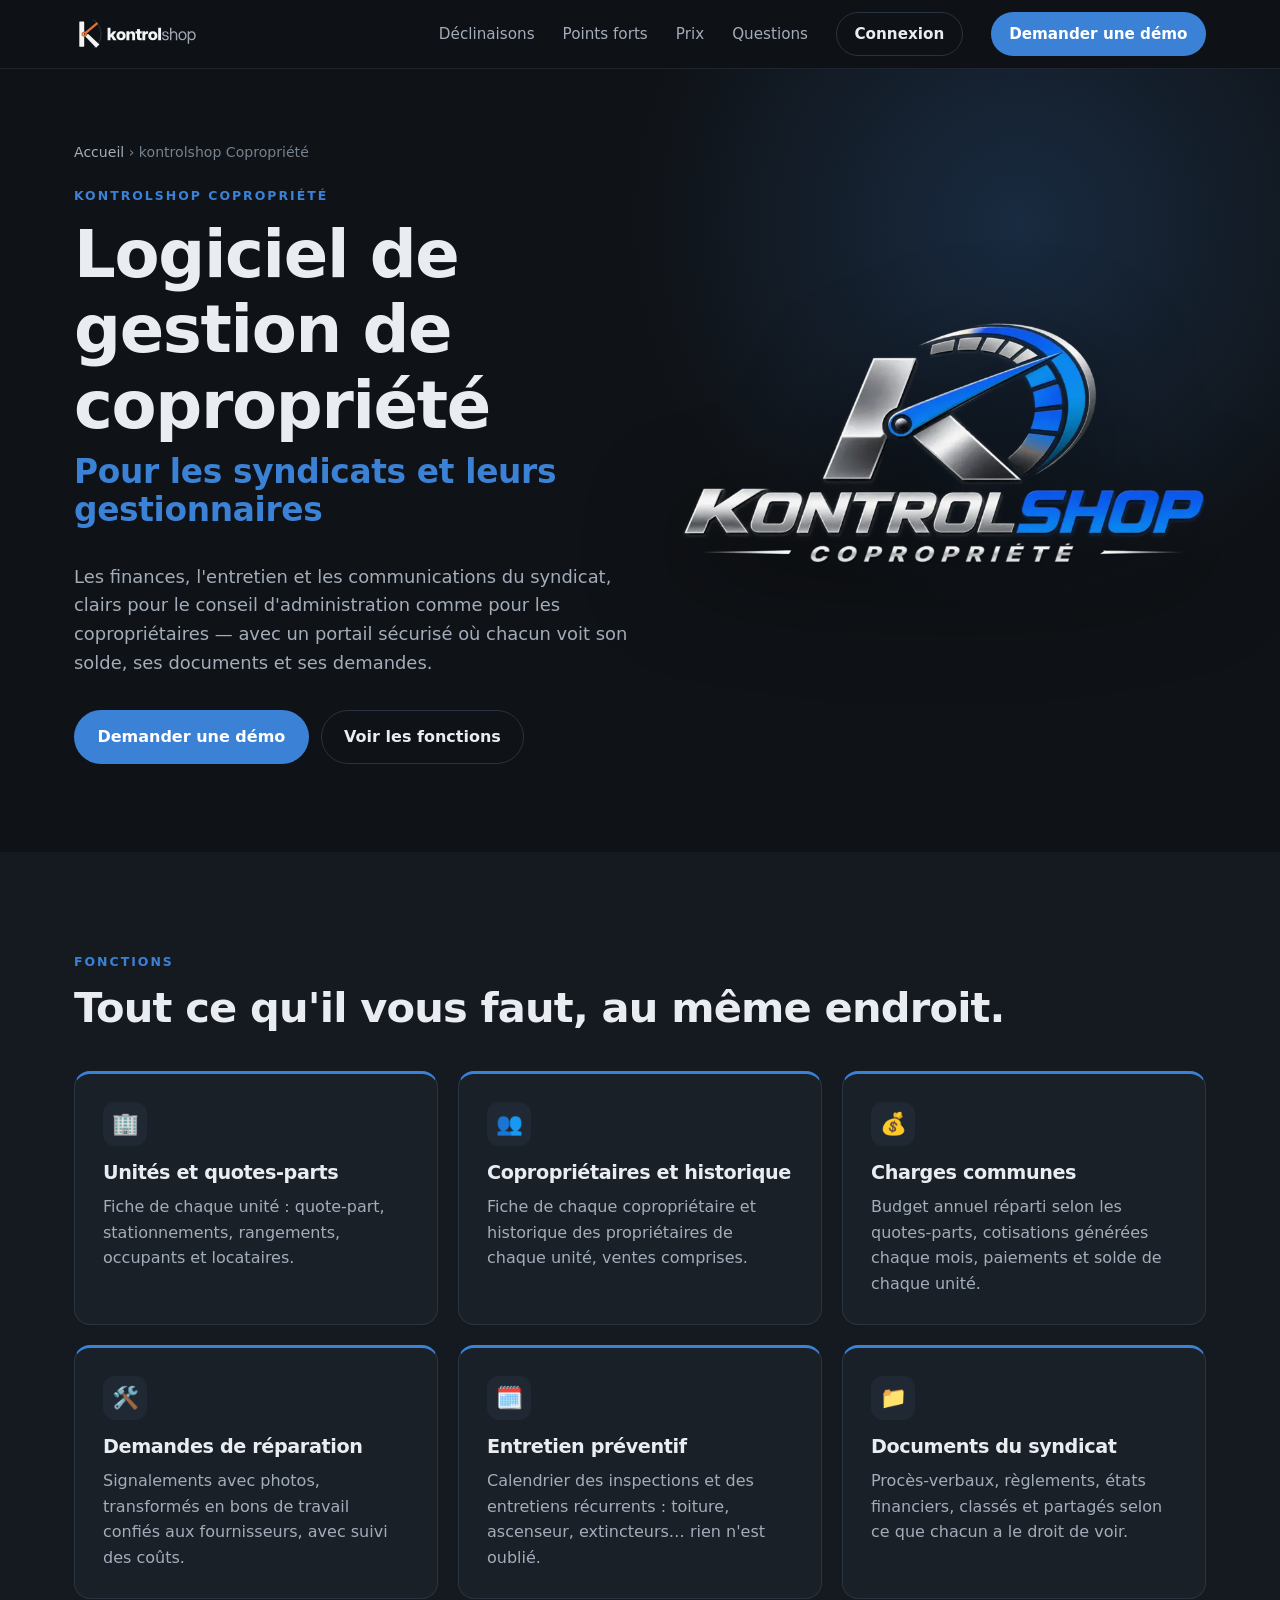
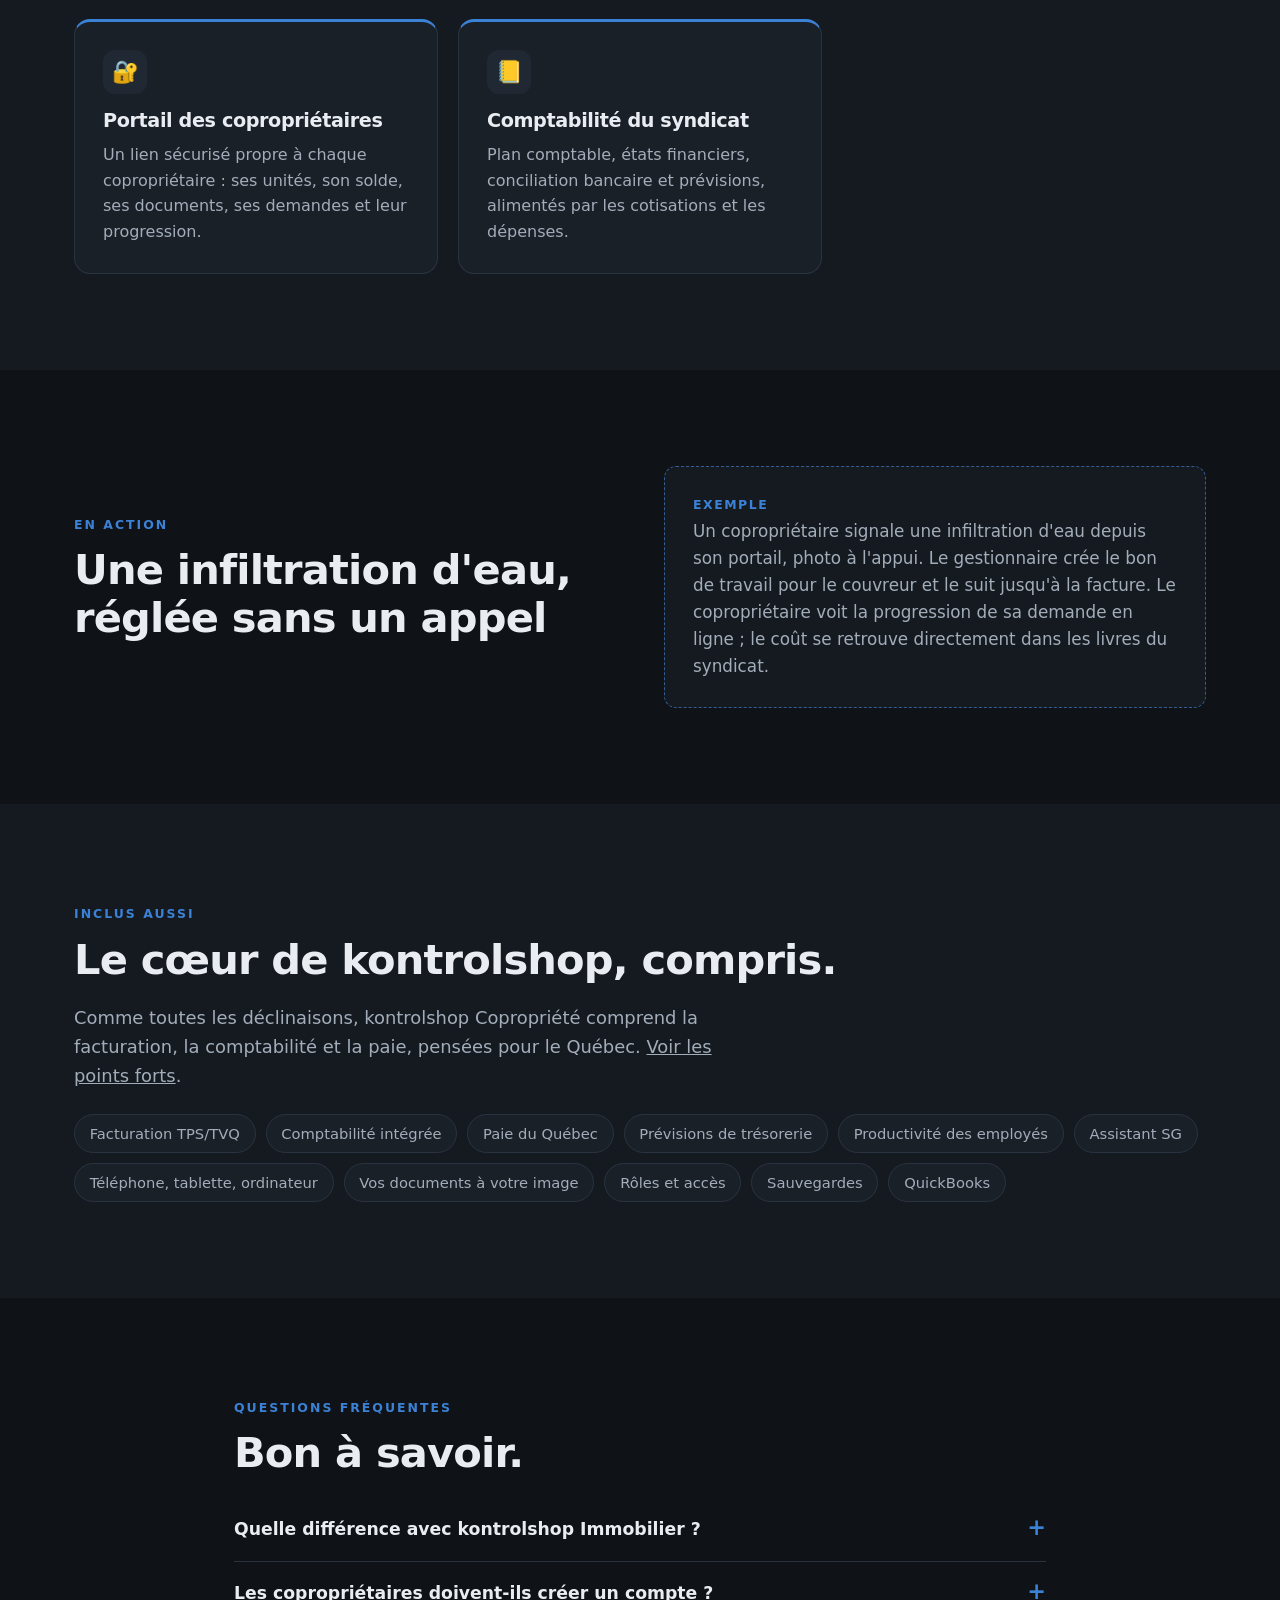
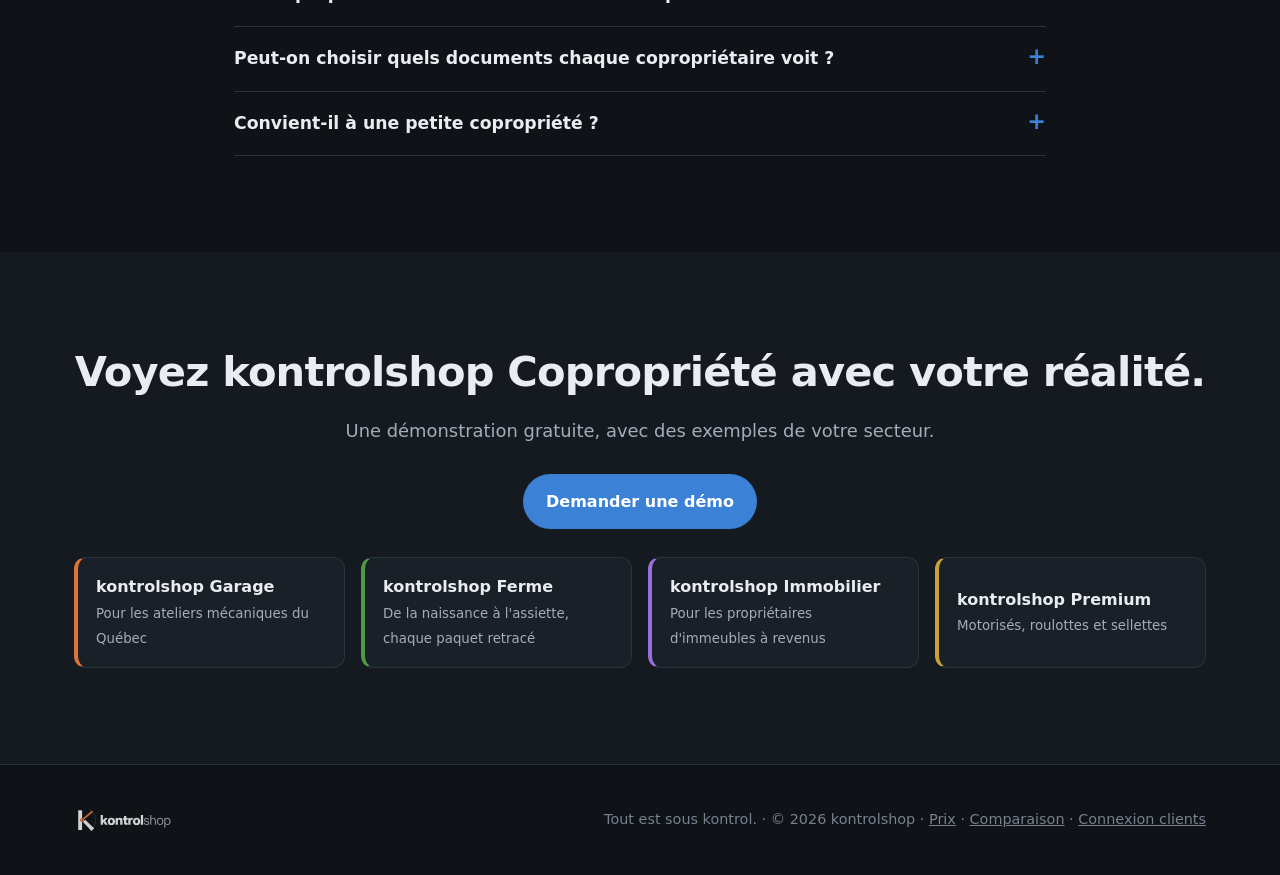
<file: copropriete/index.html>
<!doctype html>
<html lang="fr-CA">
<head>
<meta charset="utf-8">
<meta name="viewport" content="width=device-width, initial-scale=1">
<title>Logiciel de gestion de copropriété au Québec | kontrolshop Copropriété</title>
<meta name="description" content="Logiciel de gestion de copropriété au Québec : unités et quotes-parts, charges communes, cotisations, demandes de réparation, entretien préventif, documents et portail sécurisé des copropriétaires.">
<link rel="canonical" href="https://www.kontrolshop.com/copropriete/">
<meta property="og:type" content="website">
<meta property="og:locale" content="fr_CA">
<meta property="og:site_name" content="kontrolshop">
<meta property="og:title" content="Logiciel de gestion de copropriété au Québec | kontrolshop Copropriété">
<meta property="og:description" content="Logiciel de gestion de copropriété au Québec : unités et quotes-parts, charges communes, cotisations, demandes de réparation, entretien préventif, documents et portail sécurisé des copropriétaires.">
<meta property="og:image" content="https://www.kontrolshop.com/img/og-copropriete.jpg">
<meta property="og:image:width" content="1200">
<meta property="og:image:height" content="630">
<meta property="og:url" content="https://www.kontrolshop.com/copropriete/">
<meta name="twitter:card" content="summary_large_image">
<meta name="theme-color" content="#0f1216">
<link rel="icon" href="/img/icone.svg" type="image/svg+xml">
<link rel="apple-touch-icon" href="/img/apple-touch-icon.png">
<link rel="stylesheet" href="/styles.css?v=2026-11-21">
<style>:root{--accent:var(--copro)}</style>
<script type="application/ld+json">
[
 {
  "@context": "https://schema.org",
  "@type": "BreadcrumbList",
  "itemListElement": [
   {
    "@type": "ListItem",
    "position": 1,
    "name": "Accueil",
    "item": "https://www.kontrolshop.com/"
   },
   {
    "@type": "ListItem",
    "position": 2,
    "name": "kontrolshop Copropriété",
    "item": "https://www.kontrolshop.com/copropriete/"
   }
  ]
 },
 {
  "@context": "https://schema.org",
  "@type": "SoftwareApplication",
  "name": "kontrolshop Copropriété",
  "applicationCategory": "BusinessApplication",
  "operatingSystem": "Web, iOS, Android, Windows, macOS",
  "inLanguage": "fr-CA",
  "url": "https://www.kontrolshop.com/copropriete/",
  "image": "https://www.kontrolshop.com/img/og-copropriete.jpg",
  "description": "Logiciel de gestion de copropriété au Québec : unités et quotes-parts, charges communes, cotisations, demandes de réparation, entretien préventif, documents et portail sécurisé des copropriétaires.",
  "publisher": {
   "@type": "Organization",
   "name": "kontrolshop",
   "url": "https://www.kontrolshop.com/"
  }
 },
 {
  "@context": "https://schema.org",
  "@type": "FAQPage",
  "mainEntity": [
   {
    "@type": "Question",
    "name": "Quelle différence avec kontrolshop Immobilier ?",
    "acceptedAnswer": {
     "@type": "Answer",
     "text": "Copropriété sert au syndicat des copropriétaires : quotes-parts, charges communes et entretien des parties communes. Immobilier sert au propriétaire qui loue ses logements : baux, loyers et locataires."
    }
   },
   {
    "@type": "Question",
    "name": "Les copropriétaires doivent-ils créer un compte ?",
    "acceptedAnswer": {
     "@type": "Answer",
     "text": "Non. Chacun reçoit un lien sécurisé qui lui est propre, à ouvrir depuis le courriel ou le site du syndicat."
    }
   },
   {
    "@type": "Question",
    "name": "Peut-on choisir quels documents chaque copropriétaire voit ?",
    "acceptedAnswer": {
     "@type": "Answer",
     "text": "Oui. Chaque document est partagé selon les permissions que vous choisissez."
    }
   },
   {
    "@type": "Question",
    "name": "Convient-il à une petite copropriété ?",
    "acceptedAnswer": {
     "@type": "Answer",
     "text": "Oui. On active seulement les sections utiles ; le logiciel s'adapte de quelques unités à plusieurs immeubles."
    }
   }
  ]
 }
]
</script>
</head>
<body>

<header class="entete">
  <div class="conteneur">
    <a class="logo" href="/" aria-label="kontrolshop — accueil"><img src="/img/logo.svg" alt="kontrolshop" width="811" height="244"></a>
    <nav class="nav" aria-label="Navigation principale">
      <a href="/#declinaisons">Déclinaisons</a>
      <a href="/#points-forts">Points forts</a>
      <a href="/prix/">Prix</a>
      <a href="#questions">Questions</a>
      <a class="btn btn-contour btn-connexion" href="https://template-production-da86.up.railway.app/login">Connexion</a>
      <a class="btn btn-plein" href="/?secteur=copropriete#contact"><span class="long">Demander une démo</span><span class="court">Démo</span></a>
    </nav>
  </div>
</header>

<main>

<section class="hero">
  <div class="conteneur">
    <div>
      <nav class="fil" aria-label="Fil d'Ariane"><a href="/">Accueil</a> › kontrolshop Copropriété</nav>
      <span class="surtitre">kontrolshop Copropriété</span>
      <h1>Logiciel de gestion de copropriété<span class="sous">Pour les syndicats et leurs gestionnaires</span></h1>
      <p class="intro">Les finances, l'entretien et les communications du syndicat, clairs pour le conseil d'administration comme pour les copropriétaires — avec un portail sécurisé où chacun voit son solde, ses documents et ses demandes.</p>
      <div class="actions">
        <a class="btn btn-plein" href="/?secteur=copropriete#contact">Demander une démo</a>
        <a class="btn btn-contour" href="#fonctions">Voir les fonctions</a>
      </div>
    </div>
    <div class="hero-visuel">
      <img src="/img/metal-copropriete.webp" alt="Logo kontrolshop Copropriété" width="820" height="410" fetchpriority="high">
    </div>
  </div>
</section>

<section class="forts" id="fonctions">
  <div class="conteneur">
    <span class="surtitre">Fonctions</span>
    <h2>Tout ce qu'il vous faut, au même endroit.</h2>
    <div class="fonctions">
      <div class="fort">
        <div class="ico" aria-hidden="true">🏢</div>
        <h3>Unités et quotes-parts</h3>
        <p>Fiche de chaque unité : quote-part, stationnements, rangements, occupants et locataires.</p>
      </div>
      <div class="fort">
        <div class="ico" aria-hidden="true">👥</div>
        <h3>Copropriétaires et historique</h3>
        <p>Fiche de chaque copropriétaire et historique des propriétaires de chaque unité, ventes comprises.</p>
      </div>
      <div class="fort">
        <div class="ico" aria-hidden="true">💰</div>
        <h3>Charges communes</h3>
        <p>Budget annuel réparti selon les quotes-parts, cotisations générées chaque mois, paiements et solde de chaque unité.</p>
      </div>
      <div class="fort">
        <div class="ico" aria-hidden="true">🛠️</div>
        <h3>Demandes de réparation</h3>
        <p>Signalements avec photos, transformés en bons de travail confiés aux fournisseurs, avec suivi des coûts.</p>
      </div>
      <div class="fort">
        <div class="ico" aria-hidden="true">🗓️</div>
        <h3>Entretien préventif</h3>
        <p>Calendrier des inspections et des entretiens récurrents : toiture, ascenseur, extincteurs… rien n'est oublié.</p>
      </div>
      <div class="fort">
        <div class="ico" aria-hidden="true">📁</div>
        <h3>Documents du syndicat</h3>
        <p>Procès-verbaux, règlements, états financiers, classés et partagés selon ce que chacun a le droit de voir.</p>
      </div>
      <div class="fort">
        <div class="ico" aria-hidden="true">🔐</div>
        <h3>Portail des copropriétaires</h3>
        <p>Un lien sécurisé propre à chaque copropriétaire : ses unités, son solde, ses documents, ses demandes et leur progression.</p>
      </div>
      <div class="fort">
        <div class="ico" aria-hidden="true">📒</div>
        <h3>Comptabilité du syndicat</h3>
        <p>Plan comptable, états financiers, conciliation bancaire et prévisions, alimentés par les cotisations et les dépenses.</p>
      </div>
    </div>
  </div>
</section>

<section>
  <div class="conteneur cas">
    <div>
      <span class="surtitre">En action</span>
      <h2>Une infiltration d'eau, réglée sans un appel</h2>
    </div>
    <div class="exemple"><strong>Exemple</strong>Un copropriétaire signale une infiltration d'eau depuis son portail, photo à l'appui. Le gestionnaire crée le bon de travail pour le couvreur et le suit jusqu'à la facture. Le copropriétaire voit la progression de sa demande en ligne ; le coût se retrouve directement dans les livres du syndicat.</div>
  </div>
</section>

<section class="forts">
  <div class="conteneur">
    <span class="surtitre">Inclus aussi</span>
    <h2>Le cœur de kontrolshop, compris.</h2>
    <p class="intro">Comme toutes les déclinaisons, kontrolshop Copropriété comprend la facturation, la comptabilité et la paie, pensées pour le Québec. <a href="/#points-forts">Voir les points forts</a>.</p>
    <div class="inclus"><span>Facturation TPS/TVQ</span><span>Comptabilité intégrée</span><span>Paie du Québec</span><span>Prévisions de trésorerie</span><span>Productivité des employés</span><span>Assistant SG</span><span>Téléphone, tablette, ordinateur</span><span>Vos documents à votre image</span><span>Rôles et accès</span><span>Sauvegardes</span><span>QuickBooks</span></div>
  </div>
</section>

<section class="faq" id="questions" style="background:none">
  <div class="conteneur">
    <span class="surtitre">Questions fréquentes</span>
    <h2>Bon à savoir.</h2>
    <details>
      <summary>Quelle différence avec kontrolshop Immobilier ?</summary>
      <p>Copropriété sert au syndicat des copropriétaires : quotes-parts, charges communes et entretien des parties communes. Immobilier sert au propriétaire qui loue ses logements : baux, loyers et locataires.</p>
    </details>
    <details>
      <summary>Les copropriétaires doivent-ils créer un compte ?</summary>
      <p>Non. Chacun reçoit un lien sécurisé qui lui est propre, à ouvrir depuis le courriel ou le site du syndicat.</p>
    </details>
    <details>
      <summary>Peut-on choisir quels documents chaque copropriétaire voit ?</summary>
      <p>Oui. Chaque document est partagé selon les permissions que vous choisissez.</p>
    </details>
    <details>
      <summary>Convient-il à une petite copropriété ?</summary>
      <p>Oui. On active seulement les sections utiles ; le logiciel s'adapte de quelques unités à plusieurs immeubles.</p>
    </details>
  </div>
</section>

<section class="appel forts">
  <div class="conteneur">
    <h2>Voyez kontrolshop Copropriété avec votre réalité.</h2>
    <p class="intro">Une démonstration gratuite, avec des exemples de votre secteur.</p>
    <a class="btn btn-plein" href="/?secteur=copropriete#contact">Demander une démo</a>
    <div class="autres">
      <a href="/garage/" style="--c:var(--garage)"><span><b>kontrolshop Garage</b><small>Pour les ateliers mécaniques du Québec</small></span></a>
      <a href="/ferme/" style="--c:var(--ferme)"><span><b>kontrolshop Ferme</b><small>De la naissance à l'assiette, chaque paquet retracé</small></span></a>
      <a href="/immobilier/" style="--c:var(--immo)"><span><b>kontrolshop Immobilier</b><small>Pour les propriétaires d'immeubles à revenus</small></span></a>
      <a href="/vr/" style="--c:var(--premium)"><span><b>kontrolshop Premium</b><small>Motorisés, roulottes et sellettes</small></span></a>
    </div>
  </div>
</section>

</main>

<footer class="pied">
  <div class="conteneur">
    <img src="/img/logo.svg" alt="kontrolshop" width="811" height="244">
    <span>Tout est sous kontrol. · © <span id="annee">2026</span> kontrolshop · <a href="/prix/">Prix</a> · <a href="/comparaison/">Comparaison</a> · <a href="https://template-production-da86.up.railway.app/login">Connexion clients</a></span>
  </div>
</footer>
<script>document.getElementById("annee").textContent = new Date().getFullYear();</script>
</body>
</html>
</file>
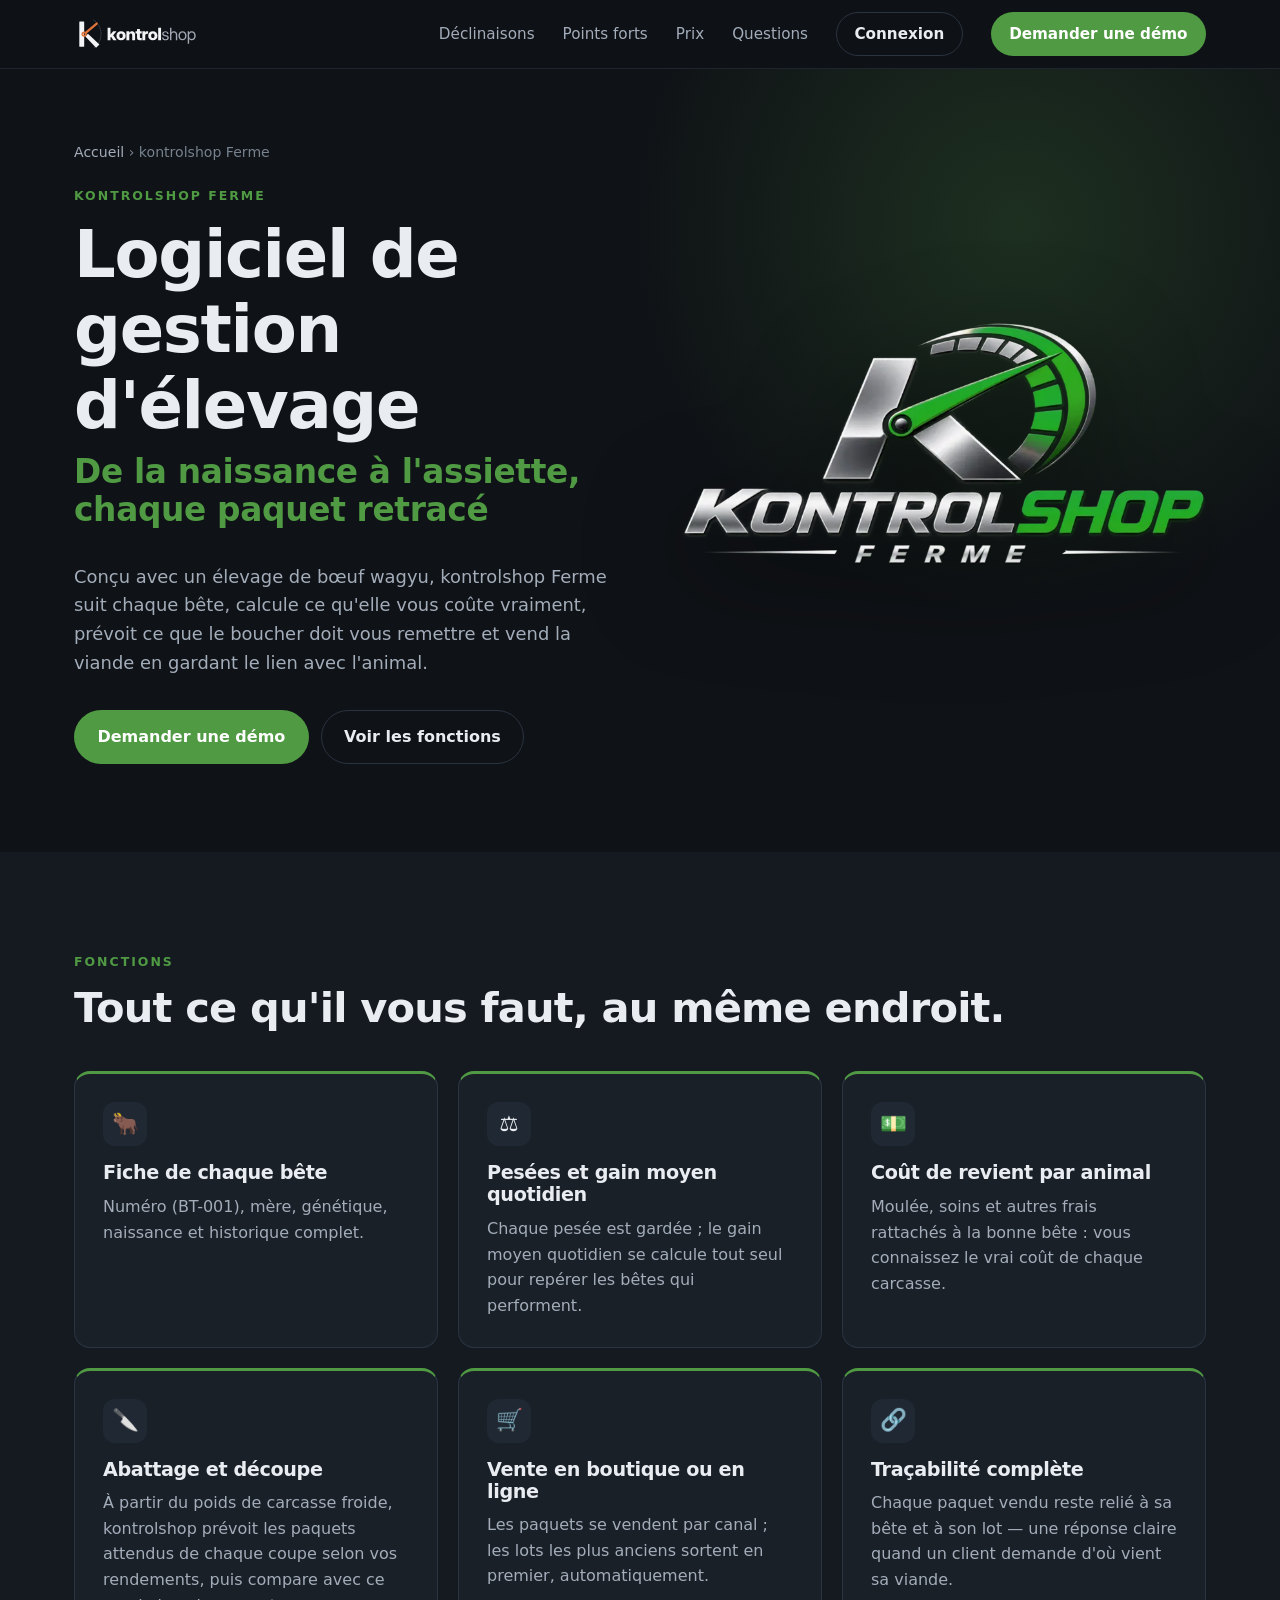
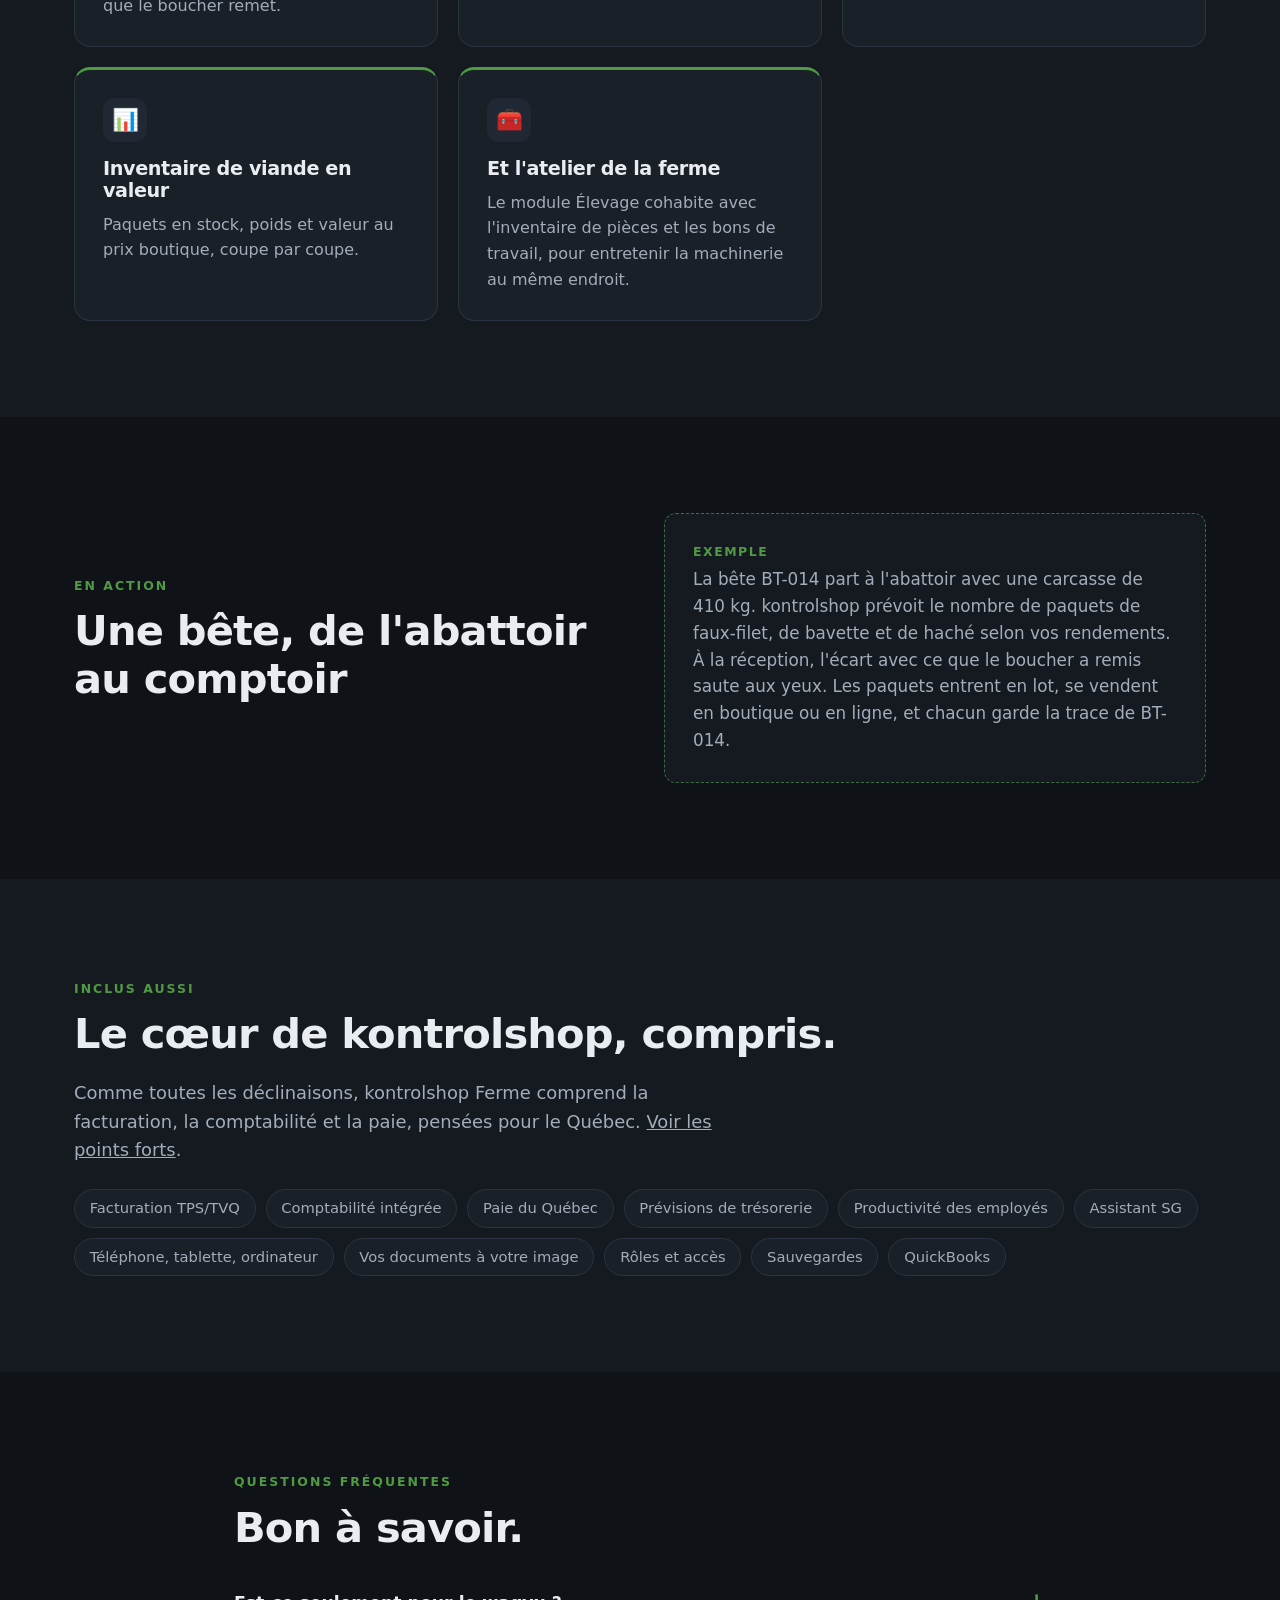
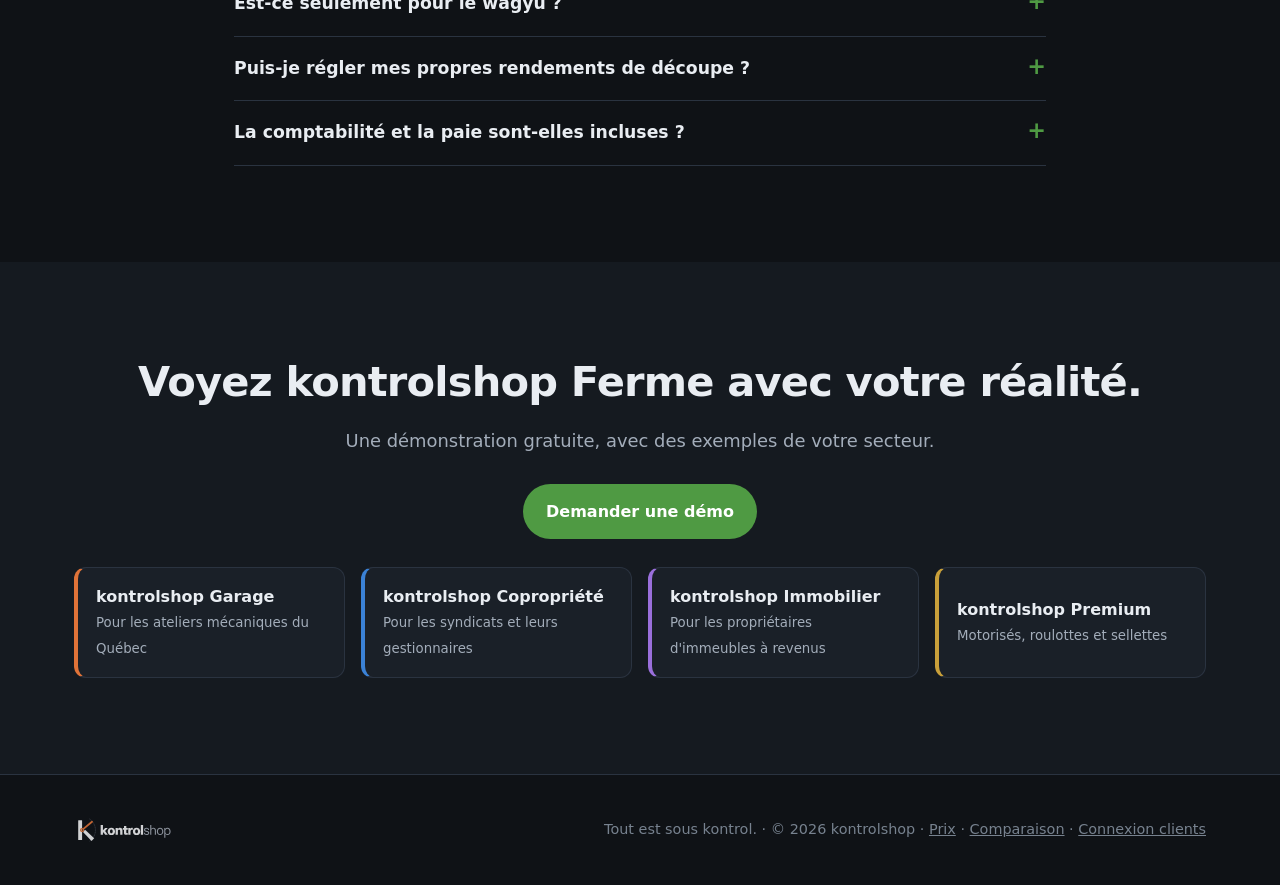
<file: ferme/index.html>
<!doctype html>
<html lang="fr-CA">
<head>
<meta charset="utf-8">
<meta name="viewport" content="width=device-width, initial-scale=1">
<title>Logiciel de gestion d'élevage et vente de viande | kontrolshop Ferme</title>
<meta name="description" content="Logiciel de gestion d'élevage bovin au Québec : fiche de chaque bête, pesées et gain moyen quotidien, coût de revient, abattage et découpe, vente de viande en boutique ou en ligne avec traçabilité complète.">
<link rel="canonical" href="https://www.kontrolshop.com/ferme/">
<meta property="og:type" content="website">
<meta property="og:locale" content="fr_CA">
<meta property="og:site_name" content="kontrolshop">
<meta property="og:title" content="Logiciel de gestion d'élevage et vente de viande | kontrolshop Ferme">
<meta property="og:description" content="Logiciel de gestion d'élevage bovin au Québec : fiche de chaque bête, pesées et gain moyen quotidien, coût de revient, abattage et découpe, vente de viande en boutique ou en ligne avec traçabilité complète.">
<meta property="og:image" content="https://www.kontrolshop.com/img/og-ferme.jpg">
<meta property="og:image:width" content="1200">
<meta property="og:image:height" content="630">
<meta property="og:url" content="https://www.kontrolshop.com/ferme/">
<meta name="twitter:card" content="summary_large_image">
<meta name="theme-color" content="#0f1216">
<link rel="icon" href="/img/icone.svg" type="image/svg+xml">
<link rel="apple-touch-icon" href="/img/apple-touch-icon.png">
<link rel="stylesheet" href="/styles.css?v=2026-11-21">
<style>:root{--accent:var(--ferme)}</style>
<script type="application/ld+json">
[
 {
  "@context": "https://schema.org",
  "@type": "BreadcrumbList",
  "itemListElement": [
   {
    "@type": "ListItem",
    "position": 1,
    "name": "Accueil",
    "item": "https://www.kontrolshop.com/"
   },
   {
    "@type": "ListItem",
    "position": 2,
    "name": "kontrolshop Ferme",
    "item": "https://www.kontrolshop.com/ferme/"
   }
  ]
 },
 {
  "@context": "https://schema.org",
  "@type": "SoftwareApplication",
  "name": "kontrolshop Ferme",
  "applicationCategory": "BusinessApplication",
  "operatingSystem": "Web, iOS, Android, Windows, macOS",
  "inLanguage": "fr-CA",
  "url": "https://www.kontrolshop.com/ferme/",
  "image": "https://www.kontrolshop.com/img/og-ferme.jpg",
  "description": "Logiciel de gestion d'élevage bovin au Québec : fiche de chaque bête, pesées et gain moyen quotidien, coût de revient, abattage et découpe, vente de viande en boutique ou en ligne avec traçabilité complète.",
  "publisher": {
   "@type": "Organization",
   "name": "kontrolshop",
   "url": "https://www.kontrolshop.com/"
  }
 },
 {
  "@context": "https://schema.org",
  "@type": "FAQPage",
  "mainEntity": [
   {
    "@type": "Question",
    "name": "Est-ce seulement pour le wagyu ?",
    "acceptedAnswer": {
     "@type": "Answer",
     "text": "Non. Le module a été conçu avec un élevage de wagyu, mais il convient à tout élevage bovin qui vend sa viande en paquets."
    }
   },
   {
    "@type": "Question",
    "name": "Puis-je régler mes propres rendements de découpe ?",
    "acceptedAnswer": {
     "@type": "Answer",
     "text": "Oui. Chaque coupe a son rendement, son poids de paquet et son prix ; les prévisions suivent vos chiffres."
    }
   },
   {
    "@type": "Question",
    "name": "La comptabilité et la paie sont-elles incluses ?",
    "acceptedAnswer": {
     "@type": "Answer",
     "text": "Oui, comme dans toutes les déclinaisons : facturation, taxes, paie québécoise et états financiers."
    }
   }
  ]
 }
]
</script>
</head>
<body>

<header class="entete">
  <div class="conteneur">
    <a class="logo" href="/" aria-label="kontrolshop — accueil"><img src="/img/logo.svg" alt="kontrolshop" width="811" height="244"></a>
    <nav class="nav" aria-label="Navigation principale">
      <a href="/#declinaisons">Déclinaisons</a>
      <a href="/#points-forts">Points forts</a>
      <a href="/prix/">Prix</a>
      <a href="#questions">Questions</a>
      <a class="btn btn-contour btn-connexion" href="https://template-production-da86.up.railway.app/login">Connexion</a>
      <a class="btn btn-plein" href="/?secteur=ferme#contact"><span class="long">Demander une démo</span><span class="court">Démo</span></a>
    </nav>
  </div>
</header>

<main>

<section class="hero">
  <div class="conteneur">
    <div>
      <nav class="fil" aria-label="Fil d'Ariane"><a href="/">Accueil</a> › kontrolshop Ferme</nav>
      <span class="surtitre">kontrolshop Ferme</span>
      <h1>Logiciel de gestion d'élevage<span class="sous">De la naissance à l'assiette, chaque paquet retracé</span></h1>
      <p class="intro">Conçu avec un élevage de bœuf wagyu, kontrolshop Ferme suit chaque bête, calcule ce qu'elle vous coûte vraiment, prévoit ce que le boucher doit vous remettre et vend la viande en gardant le lien avec l'animal.</p>
      <div class="actions">
        <a class="btn btn-plein" href="/?secteur=ferme#contact">Demander une démo</a>
        <a class="btn btn-contour" href="#fonctions">Voir les fonctions</a>
      </div>
    </div>
    <div class="hero-visuel">
      <img src="/img/metal-ferme.webp" alt="Logo kontrolshop Ferme" width="820" height="410" fetchpriority="high">
    </div>
  </div>
</section>

<section class="forts" id="fonctions">
  <div class="conteneur">
    <span class="surtitre">Fonctions</span>
    <h2>Tout ce qu'il vous faut, au même endroit.</h2>
    <div class="fonctions">
      <div class="fort">
        <div class="ico" aria-hidden="true">🐂</div>
        <h3>Fiche de chaque bête</h3>
        <p>Numéro (BT-001), mère, génétique, naissance et historique complet.</p>
      </div>
      <div class="fort">
        <div class="ico" aria-hidden="true">⚖️</div>
        <h3>Pesées et gain moyen quotidien</h3>
        <p>Chaque pesée est gardée ; le gain moyen quotidien se calcule tout seul pour repérer les bêtes qui performent.</p>
      </div>
      <div class="fort">
        <div class="ico" aria-hidden="true">💵</div>
        <h3>Coût de revient par animal</h3>
        <p>Moulée, soins et autres frais rattachés à la bonne bête : vous connaissez le vrai coût de chaque carcasse.</p>
      </div>
      <div class="fort">
        <div class="ico" aria-hidden="true">🔪</div>
        <h3>Abattage et découpe</h3>
        <p>À partir du poids de carcasse froide, kontrolshop prévoit les paquets attendus de chaque coupe selon vos rendements, puis compare avec ce que le boucher remet.</p>
      </div>
      <div class="fort">
        <div class="ico" aria-hidden="true">🛒</div>
        <h3>Vente en boutique ou en ligne</h3>
        <p>Les paquets se vendent par canal ; les lots les plus anciens sortent en premier, automatiquement.</p>
      </div>
      <div class="fort">
        <div class="ico" aria-hidden="true">🔗</div>
        <h3>Traçabilité complète</h3>
        <p>Chaque paquet vendu reste relié à sa bête et à son lot — une réponse claire quand un client demande d'où vient sa viande.</p>
      </div>
      <div class="fort">
        <div class="ico" aria-hidden="true">📊</div>
        <h3>Inventaire de viande en valeur</h3>
        <p>Paquets en stock, poids et valeur au prix boutique, coupe par coupe.</p>
      </div>
      <div class="fort">
        <div class="ico" aria-hidden="true">🧰</div>
        <h3>Et l'atelier de la ferme</h3>
        <p>Le module Élevage cohabite avec l'inventaire de pièces et les bons de travail, pour entretenir la machinerie au même endroit.</p>
      </div>
    </div>
  </div>
</section>

<section>
  <div class="conteneur cas">
    <div>
      <span class="surtitre">En action</span>
      <h2>Une bête, de l'abattoir au comptoir</h2>
    </div>
    <div class="exemple"><strong>Exemple</strong>La bête BT-014 part à l'abattoir avec une carcasse de 410&nbsp;kg. kontrolshop prévoit le nombre de paquets de faux-filet, de bavette et de haché selon vos rendements. À la réception, l'écart avec ce que le boucher a remis saute aux yeux. Les paquets entrent en lot, se vendent en boutique ou en ligne, et chacun garde la trace de BT-014.</div>
  </div>
</section>

<section class="forts">
  <div class="conteneur">
    <span class="surtitre">Inclus aussi</span>
    <h2>Le cœur de kontrolshop, compris.</h2>
    <p class="intro">Comme toutes les déclinaisons, kontrolshop Ferme comprend la facturation, la comptabilité et la paie, pensées pour le Québec. <a href="/#points-forts">Voir les points forts</a>.</p>
    <div class="inclus"><span>Facturation TPS/TVQ</span><span>Comptabilité intégrée</span><span>Paie du Québec</span><span>Prévisions de trésorerie</span><span>Productivité des employés</span><span>Assistant SG</span><span>Téléphone, tablette, ordinateur</span><span>Vos documents à votre image</span><span>Rôles et accès</span><span>Sauvegardes</span><span>QuickBooks</span></div>
  </div>
</section>

<section class="faq" id="questions" style="background:none">
  <div class="conteneur">
    <span class="surtitre">Questions fréquentes</span>
    <h2>Bon à savoir.</h2>
    <details>
      <summary>Est-ce seulement pour le wagyu ?</summary>
      <p>Non. Le module a été conçu avec un élevage de wagyu, mais il convient à tout élevage bovin qui vend sa viande en paquets.</p>
    </details>
    <details>
      <summary>Puis-je régler mes propres rendements de découpe ?</summary>
      <p>Oui. Chaque coupe a son rendement, son poids de paquet et son prix ; les prévisions suivent vos chiffres.</p>
    </details>
    <details>
      <summary>La comptabilité et la paie sont-elles incluses ?</summary>
      <p>Oui, comme dans toutes les déclinaisons : facturation, taxes, paie québécoise et états financiers.</p>
    </details>
  </div>
</section>

<section class="appel forts">
  <div class="conteneur">
    <h2>Voyez kontrolshop Ferme avec votre réalité.</h2>
    <p class="intro">Une démonstration gratuite, avec des exemples de votre secteur.</p>
    <a class="btn btn-plein" href="/?secteur=ferme#contact">Demander une démo</a>
    <div class="autres">
      <a href="/garage/" style="--c:var(--garage)"><span><b>kontrolshop Garage</b><small>Pour les ateliers mécaniques du Québec</small></span></a>
      <a href="/copropriete/" style="--c:var(--copro)"><span><b>kontrolshop Copropriété</b><small>Pour les syndicats et leurs gestionnaires</small></span></a>
      <a href="/immobilier/" style="--c:var(--immo)"><span><b>kontrolshop Immobilier</b><small>Pour les propriétaires d'immeubles à revenus</small></span></a>
      <a href="/vr/" style="--c:var(--premium)"><span><b>kontrolshop Premium</b><small>Motorisés, roulottes et sellettes</small></span></a>
    </div>
  </div>
</section>

</main>

<footer class="pied">
  <div class="conteneur">
    <img src="/img/logo.svg" alt="kontrolshop" width="811" height="244">
    <span>Tout est sous kontrol. · © <span id="annee">2026</span> kontrolshop · <a href="/prix/">Prix</a> · <a href="/comparaison/">Comparaison</a> · <a href="https://template-production-da86.up.railway.app/login">Connexion clients</a></span>
  </div>
</footer>
<script>document.getElementById("annee").textContent = new Date().getFullYear();</script>
</body>
</html>
</file>
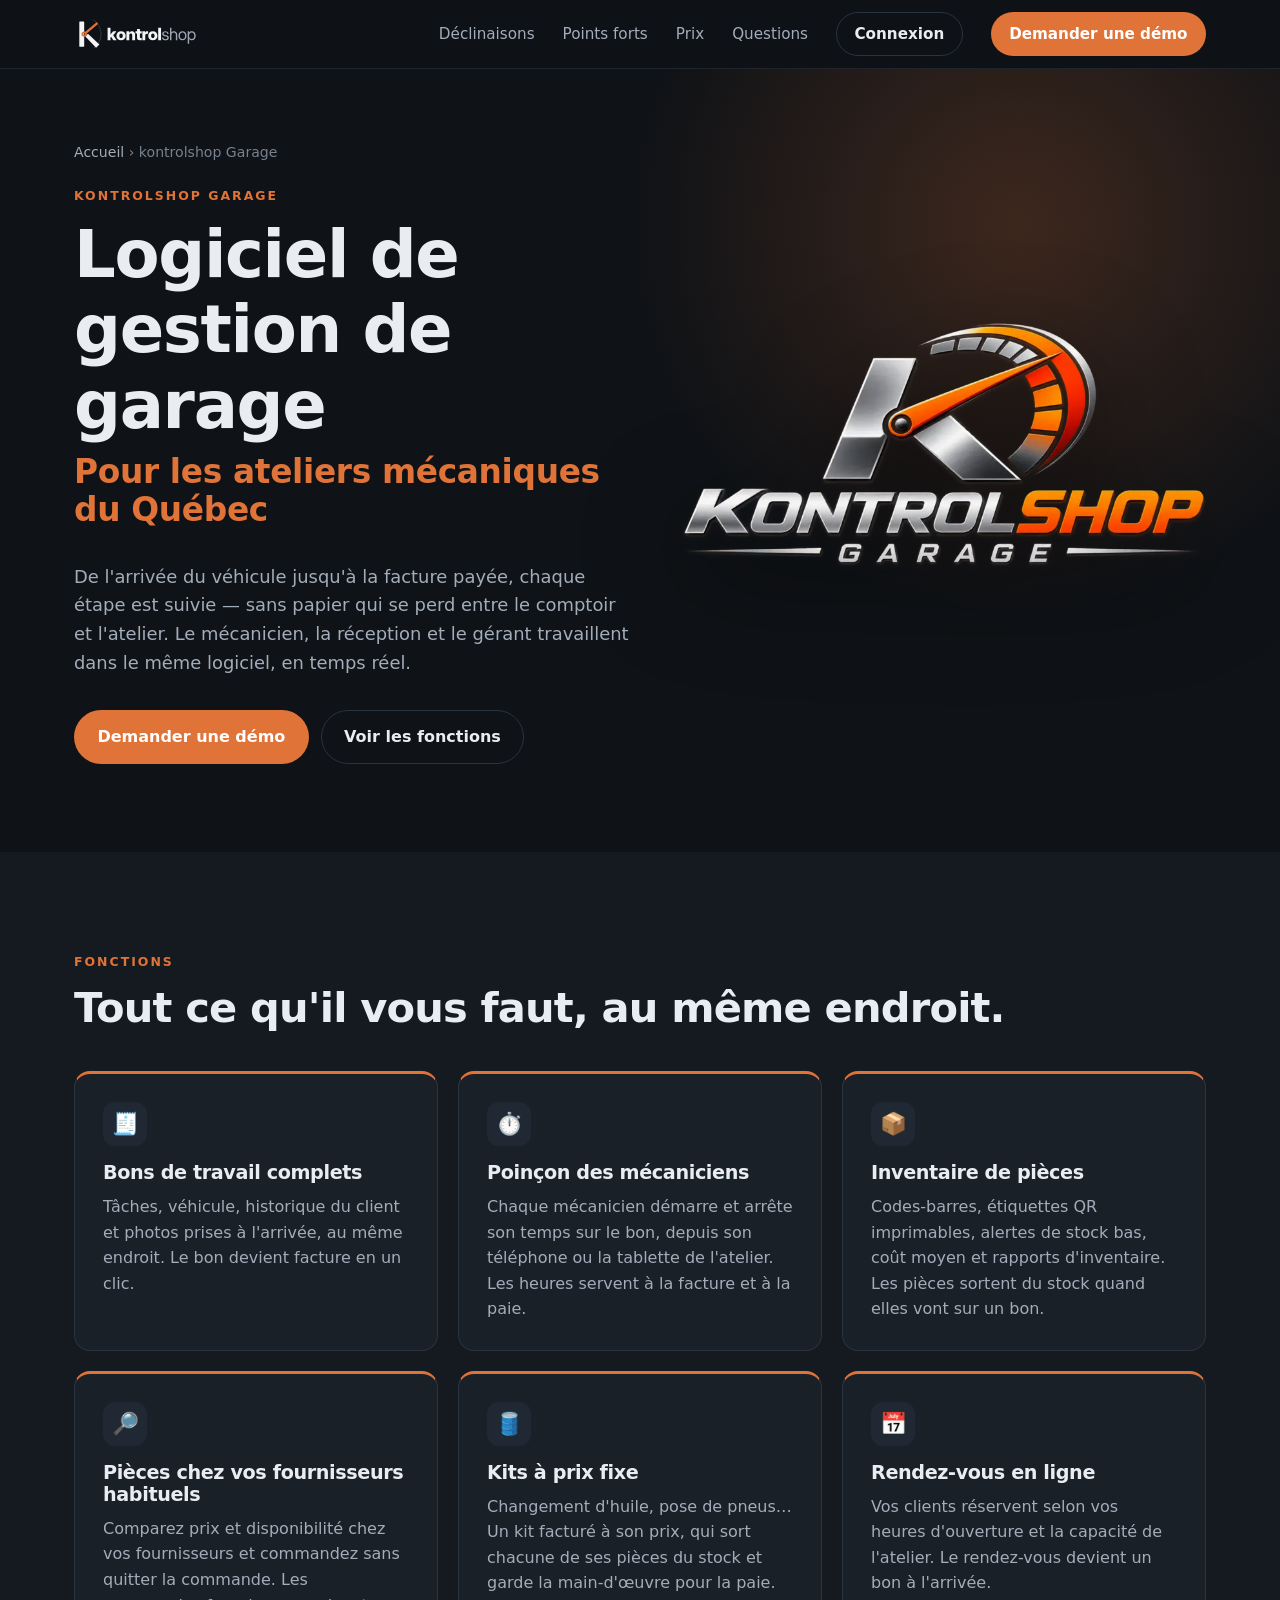
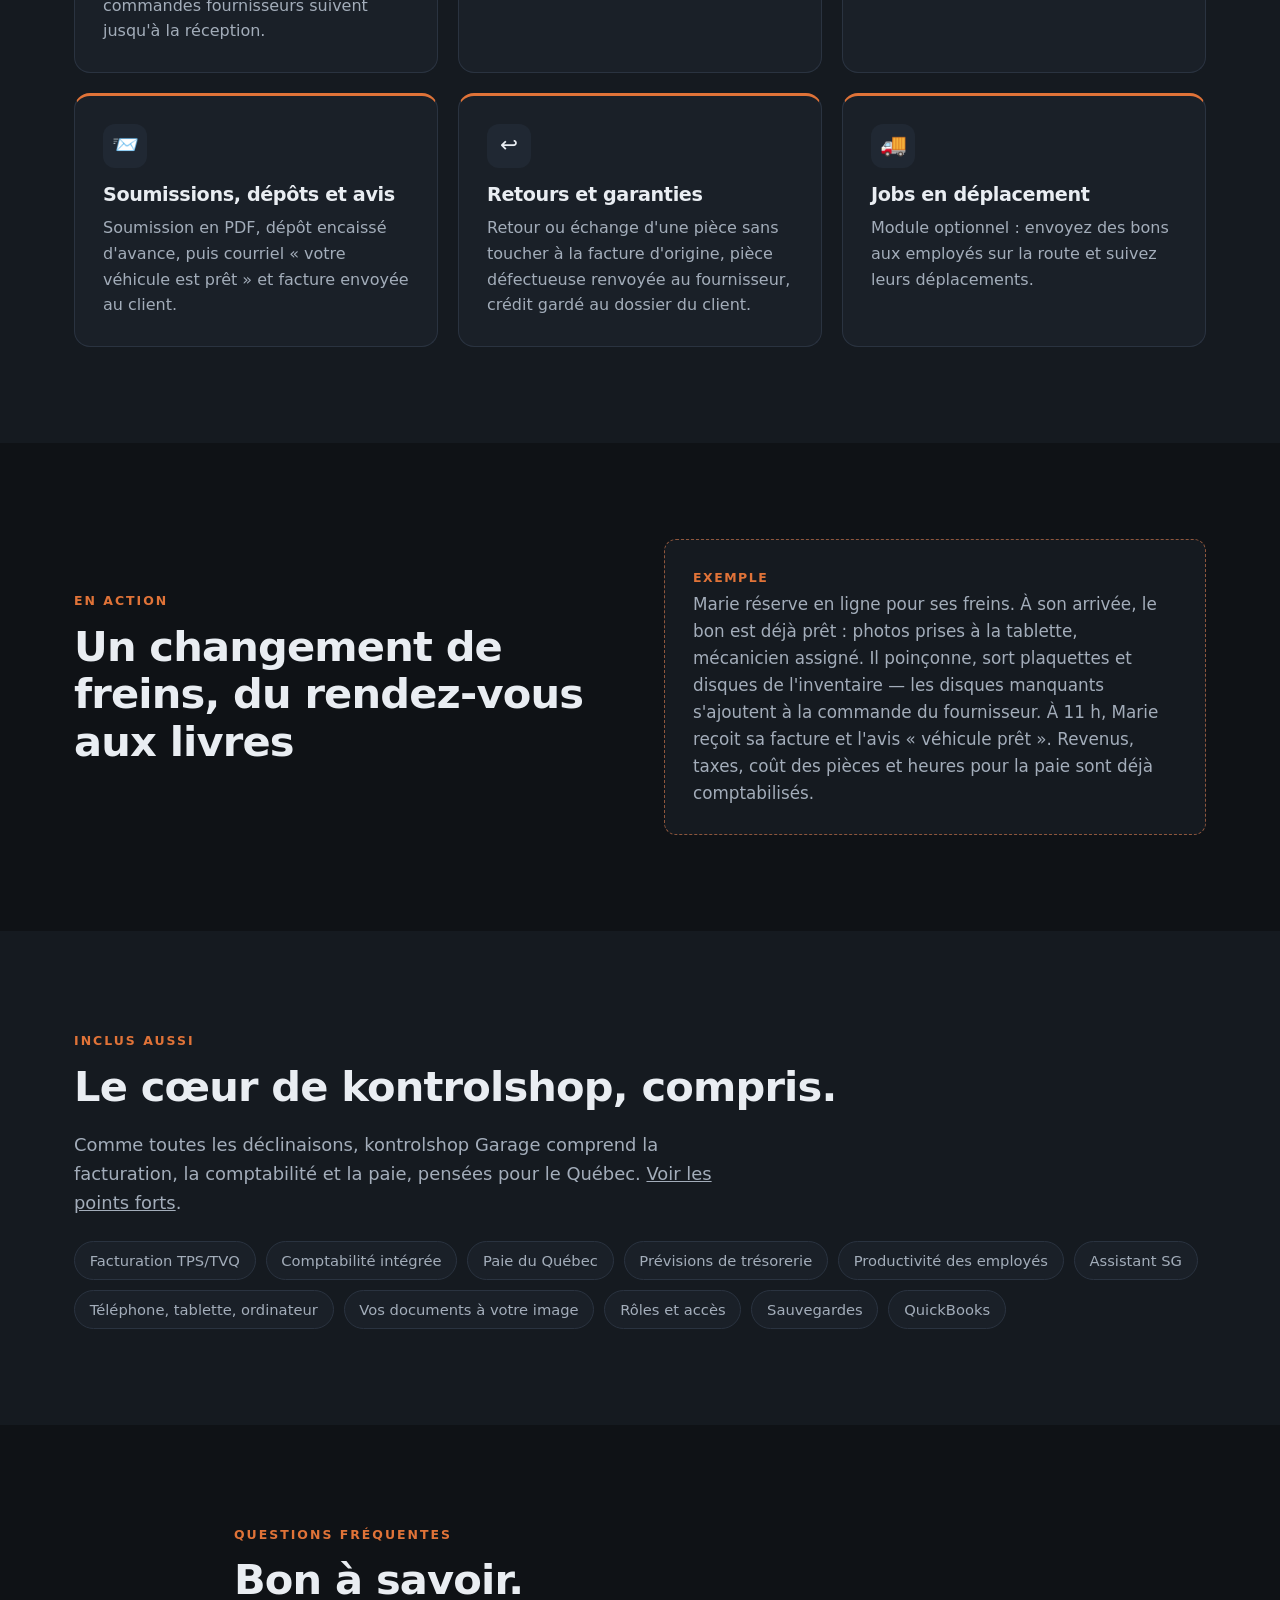
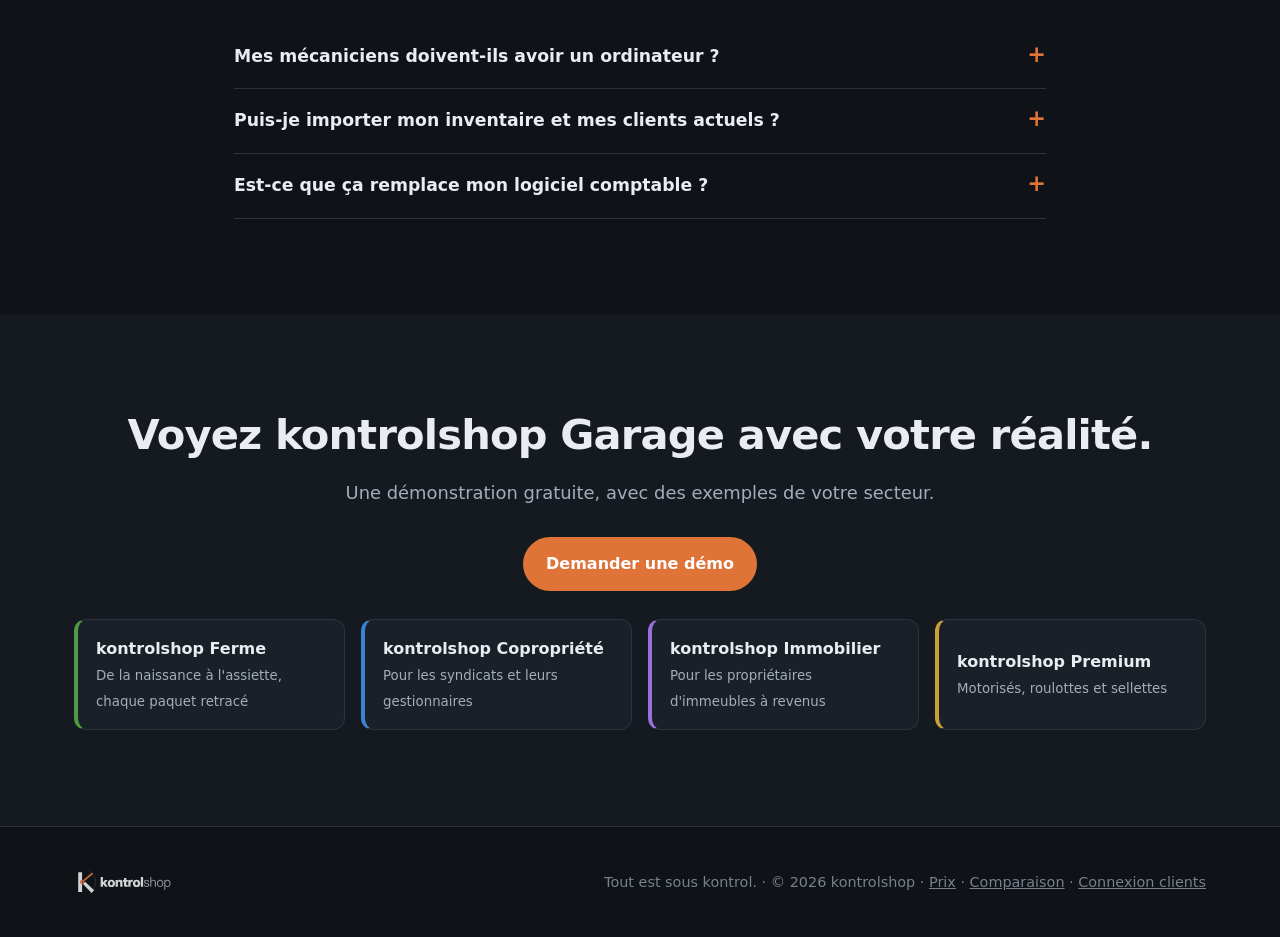
<file: garage/index.html>
<!doctype html>
<html lang="fr-CA">
<head>
<meta charset="utf-8">
<meta name="viewport" content="width=device-width, initial-scale=1">
<title>Logiciel de gestion de garage au Québec | kontrolshop Garage</title>
<meta name="description" content="Logiciel de gestion pour garages et ateliers mécaniques au Québec : bons de travail avec photos, poinçon des mécaniciens, inventaire de pièces, rendez-vous en ligne, facturation TPS/TVQ et comptabilité.">
<link rel="canonical" href="https://www.kontrolshop.com/garage/">
<meta property="og:type" content="website">
<meta property="og:locale" content="fr_CA">
<meta property="og:site_name" content="kontrolshop">
<meta property="og:title" content="Logiciel de gestion de garage au Québec | kontrolshop Garage">
<meta property="og:description" content="Logiciel de gestion pour garages et ateliers mécaniques au Québec : bons de travail avec photos, poinçon des mécaniciens, inventaire de pièces, rendez-vous en ligne, facturation TPS/TVQ et comptabilité.">
<meta property="og:image" content="https://www.kontrolshop.com/img/og-garage.jpg">
<meta property="og:image:width" content="1200">
<meta property="og:image:height" content="630">
<meta property="og:url" content="https://www.kontrolshop.com/garage/">
<meta name="twitter:card" content="summary_large_image">
<meta name="theme-color" content="#0f1216">
<link rel="icon" href="/img/icone.svg" type="image/svg+xml">
<link rel="apple-touch-icon" href="/img/apple-touch-icon.png">
<link rel="stylesheet" href="/styles.css?v=2026-11-21">
<style>:root{--accent:var(--garage)}</style>
<script type="application/ld+json">
[
 {
  "@context": "https://schema.org",
  "@type": "BreadcrumbList",
  "itemListElement": [
   {
    "@type": "ListItem",
    "position": 1,
    "name": "Accueil",
    "item": "https://www.kontrolshop.com/"
   },
   {
    "@type": "ListItem",
    "position": 2,
    "name": "kontrolshop Garage",
    "item": "https://www.kontrolshop.com/garage/"
   }
  ]
 },
 {
  "@context": "https://schema.org",
  "@type": "SoftwareApplication",
  "name": "kontrolshop Garage",
  "applicationCategory": "BusinessApplication",
  "operatingSystem": "Web, iOS, Android, Windows, macOS",
  "inLanguage": "fr-CA",
  "url": "https://www.kontrolshop.com/garage/",
  "image": "https://www.kontrolshop.com/img/og-garage.jpg",
  "description": "Logiciel de gestion pour garages et ateliers mécaniques au Québec : bons de travail avec photos, poinçon des mécaniciens, inventaire de pièces, rendez-vous en ligne, facturation TPS/TVQ et comptabilité.",
  "publisher": {
   "@type": "Organization",
   "name": "kontrolshop",
   "url": "https://www.kontrolshop.com/"
  }
 },
 {
  "@context": "https://schema.org",
  "@type": "FAQPage",
  "mainEntity": [
   {
    "@type": "Question",
    "name": "Mes mécaniciens doivent-ils avoir un ordinateur ?",
    "acceptedAnswer": {
     "@type": "Answer",
     "text": "Non. Le poinçon et les bons fonctionnent sur téléphone ou tablette, dans le navigateur ou installés comme une appli."
    }
   },
   {
    "@type": "Question",
    "name": "Puis-je importer mon inventaire et mes clients actuels ?",
    "acceptedAnswer": {
     "@type": "Answer",
     "text": "Oui, à partir de vos fichiers Excel. On s'en occupe avec vous à l'installation."
    }
   },
   {
    "@type": "Question",
    "name": "Est-ce que ça remplace mon logiciel comptable ?",
    "acceptedAnswer": {
     "@type": "Answer",
     "text": "kontrolshop inclut une comptabilité complète (états financiers, conciliation bancaire, remises TPS/TVQ). Vous pouvez aussi le brancher à QuickBooks."
    }
   }
  ]
 }
]
</script>
</head>
<body>

<header class="entete">
  <div class="conteneur">
    <a class="logo" href="/" aria-label="kontrolshop — accueil"><img src="/img/logo.svg" alt="kontrolshop" width="811" height="244"></a>
    <nav class="nav" aria-label="Navigation principale">
      <a href="/#declinaisons">Déclinaisons</a>
      <a href="/#points-forts">Points forts</a>
      <a href="/prix/">Prix</a>
      <a href="#questions">Questions</a>
      <a class="btn btn-contour btn-connexion" href="https://template-production-da86.up.railway.app/login">Connexion</a>
      <a class="btn btn-plein" href="/?secteur=garage#contact"><span class="long">Demander une démo</span><span class="court">Démo</span></a>
    </nav>
  </div>
</header>

<main>

<section class="hero">
  <div class="conteneur">
    <div>
      <nav class="fil" aria-label="Fil d'Ariane"><a href="/">Accueil</a> › kontrolshop Garage</nav>
      <span class="surtitre">kontrolshop Garage</span>
      <h1>Logiciel de gestion de garage<span class="sous">Pour les ateliers mécaniques du Québec</span></h1>
      <p class="intro">De l'arrivée du véhicule jusqu'à la facture payée, chaque étape est suivie — sans papier qui se perd entre le comptoir et l'atelier. Le mécanicien, la réception et le gérant travaillent dans le même logiciel, en temps réel.</p>
      <div class="actions">
        <a class="btn btn-plein" href="/?secteur=garage#contact">Demander une démo</a>
        <a class="btn btn-contour" href="#fonctions">Voir les fonctions</a>
      </div>
    </div>
    <div class="hero-visuel">
      <img src="/img/metal-garage.webp" alt="Logo kontrolshop Garage" width="820" height="410" fetchpriority="high">
    </div>
  </div>
</section>

<section class="forts" id="fonctions">
  <div class="conteneur">
    <span class="surtitre">Fonctions</span>
    <h2>Tout ce qu'il vous faut, au même endroit.</h2>
    <div class="fonctions">
      <div class="fort">
        <div class="ico" aria-hidden="true">🧾</div>
        <h3>Bons de travail complets</h3>
        <p>Tâches, véhicule, historique du client et photos prises à l'arrivée, au même endroit. Le bon devient facture en un clic.</p>
      </div>
      <div class="fort">
        <div class="ico" aria-hidden="true">⏱️</div>
        <h3>Poinçon des mécaniciens</h3>
        <p>Chaque mécanicien démarre et arrête son temps sur le bon, depuis son téléphone ou la tablette de l'atelier. Les heures servent à la facture et à la paie.</p>
      </div>
      <div class="fort">
        <div class="ico" aria-hidden="true">📦</div>
        <h3>Inventaire de pièces</h3>
        <p>Codes-barres, étiquettes QR imprimables, alertes de stock bas, coût moyen et rapports d'inventaire. Les pièces sortent du stock quand elles vont sur un bon.</p>
      </div>
      <div class="fort">
        <div class="ico" aria-hidden="true">🔎</div>
        <h3>Pièces chez vos fournisseurs habituels</h3>
        <p>Comparez prix et disponibilité chez vos fournisseurs et commandez sans quitter la commande. Les commandes fournisseurs suivent jusqu'à la réception.</p>
      </div>
      <div class="fort">
        <div class="ico" aria-hidden="true">🛢️</div>
        <h3>Kits à prix fixe</h3>
        <p>Changement d'huile, pose de pneus… Un kit facturé à son prix, qui sort chacune de ses pièces du stock et garde la main-d'œuvre pour la paie.</p>
      </div>
      <div class="fort">
        <div class="ico" aria-hidden="true">📅</div>
        <h3>Rendez-vous en ligne</h3>
        <p>Vos clients réservent selon vos heures d'ouverture et la capacité de l'atelier. Le rendez-vous devient un bon à l'arrivée.</p>
      </div>
      <div class="fort">
        <div class="ico" aria-hidden="true">📨</div>
        <h3>Soumissions, dépôts et avis</h3>
        <p>Soumission en PDF, dépôt encaissé d'avance, puis courriel « votre véhicule est prêt » et facture envoyée au client.</p>
      </div>
      <div class="fort">
        <div class="ico" aria-hidden="true">↩️</div>
        <h3>Retours et garanties</h3>
        <p>Retour ou échange d'une pièce sans toucher à la facture d'origine, pièce défectueuse renvoyée au fournisseur, crédit gardé au dossier du client.</p>
      </div>
      <div class="fort">
        <div class="ico" aria-hidden="true">🚚</div>
        <h3>Jobs en déplacement</h3>
        <p>Module optionnel : envoyez des bons aux employés sur la route et suivez leurs déplacements.</p>
      </div>
    </div>
  </div>
</section>

<section>
  <div class="conteneur cas">
    <div>
      <span class="surtitre">En action</span>
      <h2>Un changement de freins, du rendez-vous aux livres</h2>
    </div>
    <div class="exemple"><strong>Exemple</strong>Marie réserve en ligne pour ses freins. À son arrivée, le bon est déjà prêt : photos prises à la tablette, mécanicien assigné. Il poinçonne, sort plaquettes et disques de l'inventaire — les disques manquants s'ajoutent à la commande du fournisseur. À 11 h, Marie reçoit sa facture et l'avis « véhicule prêt ». Revenus, taxes, coût des pièces et heures pour la paie sont déjà comptabilisés.</div>
  </div>
</section>

<section class="forts">
  <div class="conteneur">
    <span class="surtitre">Inclus aussi</span>
    <h2>Le cœur de kontrolshop, compris.</h2>
    <p class="intro">Comme toutes les déclinaisons, kontrolshop Garage comprend la facturation, la comptabilité et la paie, pensées pour le Québec. <a href="/#points-forts">Voir les points forts</a>.</p>
    <div class="inclus"><span>Facturation TPS/TVQ</span><span>Comptabilité intégrée</span><span>Paie du Québec</span><span>Prévisions de trésorerie</span><span>Productivité des employés</span><span>Assistant SG</span><span>Téléphone, tablette, ordinateur</span><span>Vos documents à votre image</span><span>Rôles et accès</span><span>Sauvegardes</span><span>QuickBooks</span></div>
  </div>
</section>

<section class="faq" id="questions" style="background:none">
  <div class="conteneur">
    <span class="surtitre">Questions fréquentes</span>
    <h2>Bon à savoir.</h2>
    <details>
      <summary>Mes mécaniciens doivent-ils avoir un ordinateur ?</summary>
      <p>Non. Le poinçon et les bons fonctionnent sur téléphone ou tablette, dans le navigateur ou installés comme une appli.</p>
    </details>
    <details>
      <summary>Puis-je importer mon inventaire et mes clients actuels ?</summary>
      <p>Oui, à partir de vos fichiers Excel. On s'en occupe avec vous à l'installation.</p>
    </details>
    <details>
      <summary>Est-ce que ça remplace mon logiciel comptable ?</summary>
      <p>kontrolshop inclut une comptabilité complète (états financiers, conciliation bancaire, remises TPS/TVQ). Vous pouvez aussi le brancher à QuickBooks.</p>
    </details>
  </div>
</section>

<section class="appel forts">
  <div class="conteneur">
    <h2>Voyez kontrolshop Garage avec votre réalité.</h2>
    <p class="intro">Une démonstration gratuite, avec des exemples de votre secteur.</p>
    <a class="btn btn-plein" href="/?secteur=garage#contact">Demander une démo</a>
    <div class="autres">
      <a href="/ferme/" style="--c:var(--ferme)"><span><b>kontrolshop Ferme</b><small>De la naissance à l'assiette, chaque paquet retracé</small></span></a>
      <a href="/copropriete/" style="--c:var(--copro)"><span><b>kontrolshop Copropriété</b><small>Pour les syndicats et leurs gestionnaires</small></span></a>
      <a href="/immobilier/" style="--c:var(--immo)"><span><b>kontrolshop Immobilier</b><small>Pour les propriétaires d'immeubles à revenus</small></span></a>
      <a href="/vr/" style="--c:var(--premium)"><span><b>kontrolshop Premium</b><small>Motorisés, roulottes et sellettes</small></span></a>
    </div>
  </div>
</section>

</main>

<footer class="pied">
  <div class="conteneur">
    <img src="/img/logo.svg" alt="kontrolshop" width="811" height="244">
    <span>Tout est sous kontrol. · © <span id="annee">2026</span> kontrolshop · <a href="/prix/">Prix</a> · <a href="/comparaison/">Comparaison</a> · <a href="https://template-production-da86.up.railway.app/login">Connexion clients</a></span>
  </div>
</footer>
<script>document.getElementById("annee").textContent = new Date().getFullYear();</script>
</body>
</html>
</file>
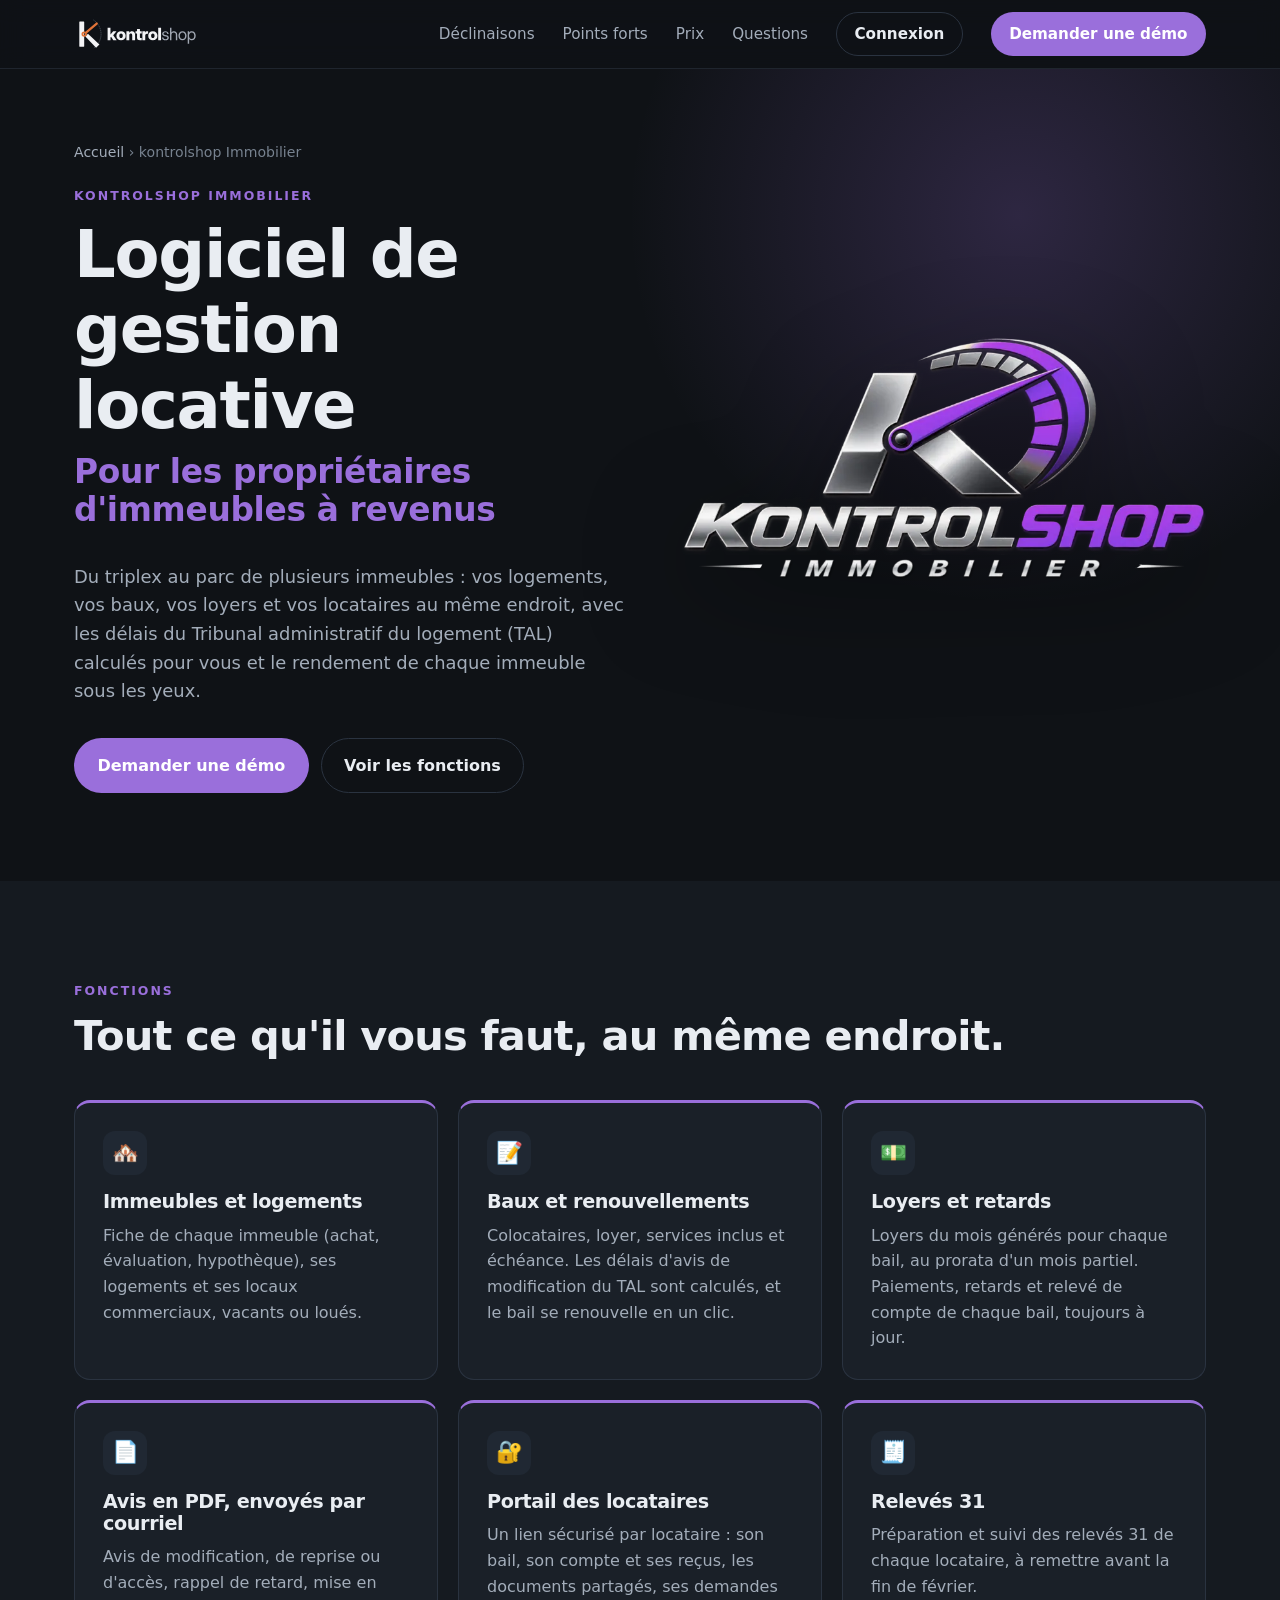
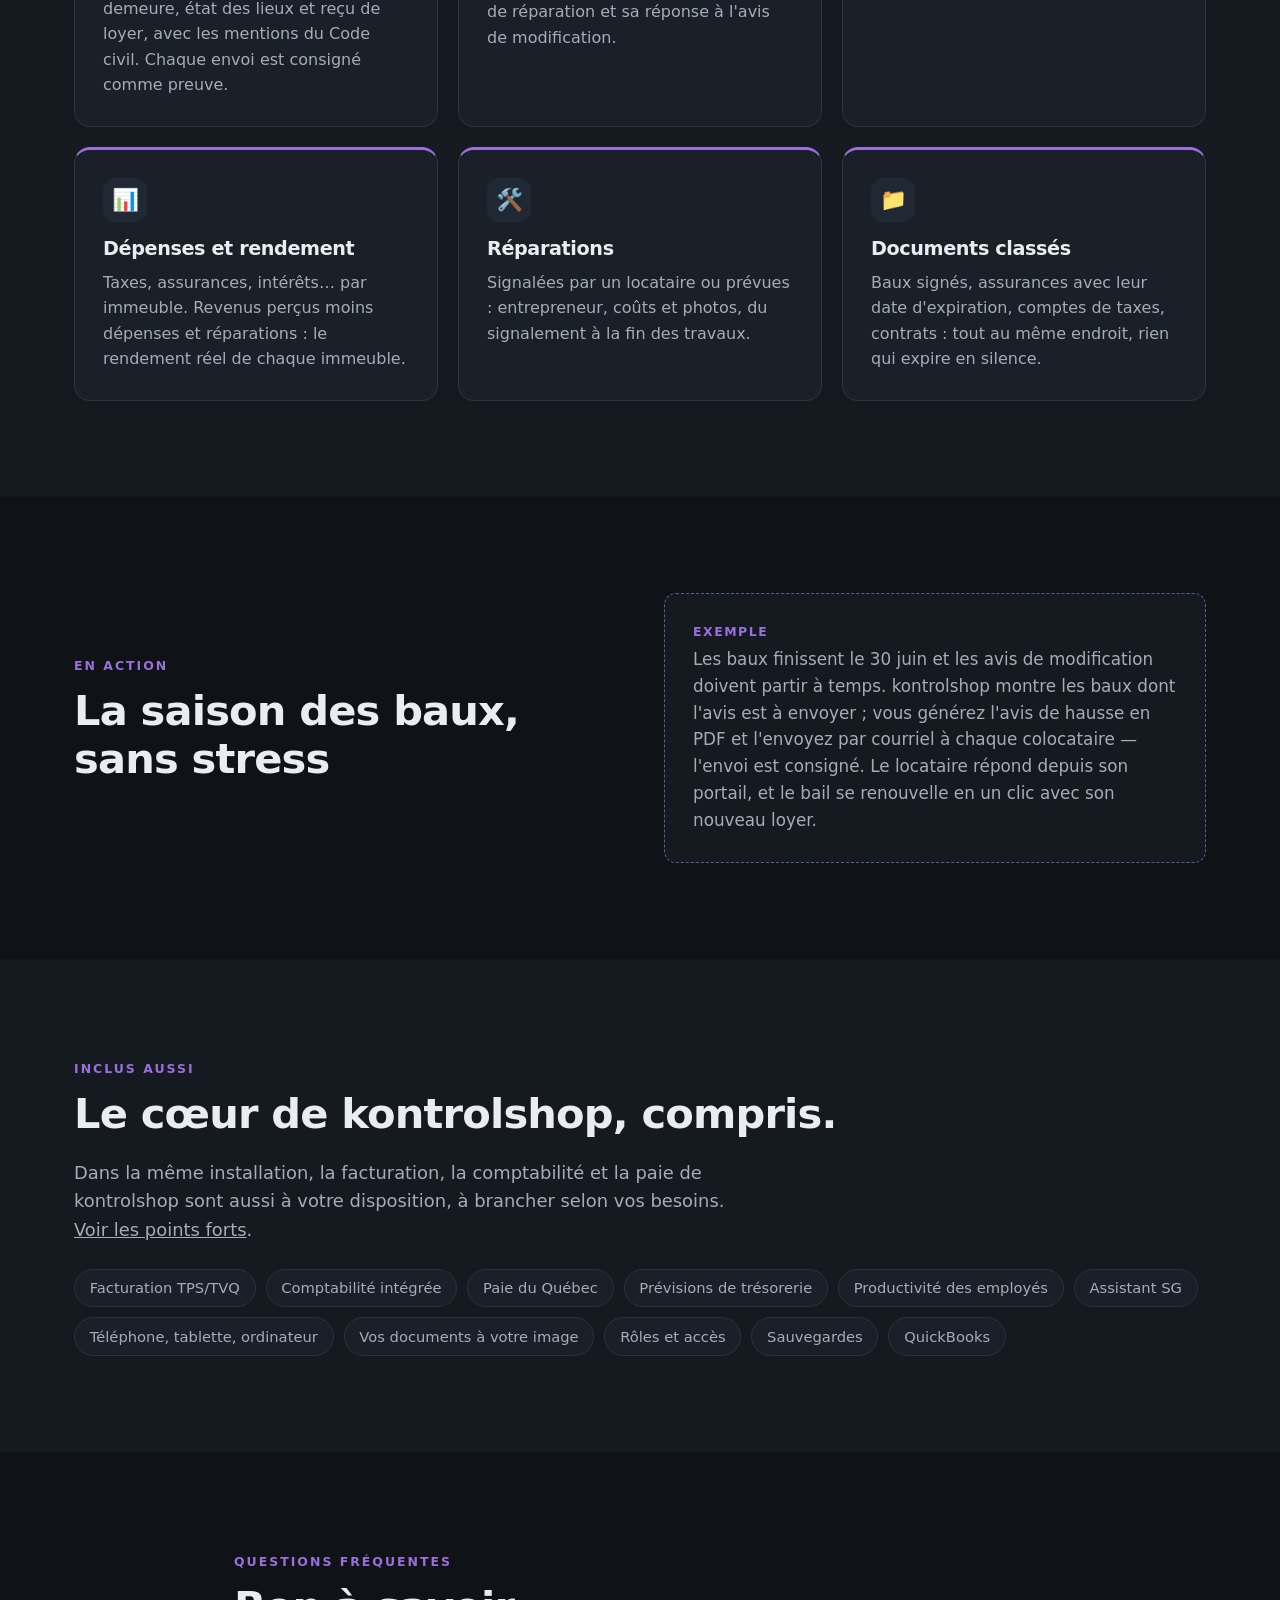
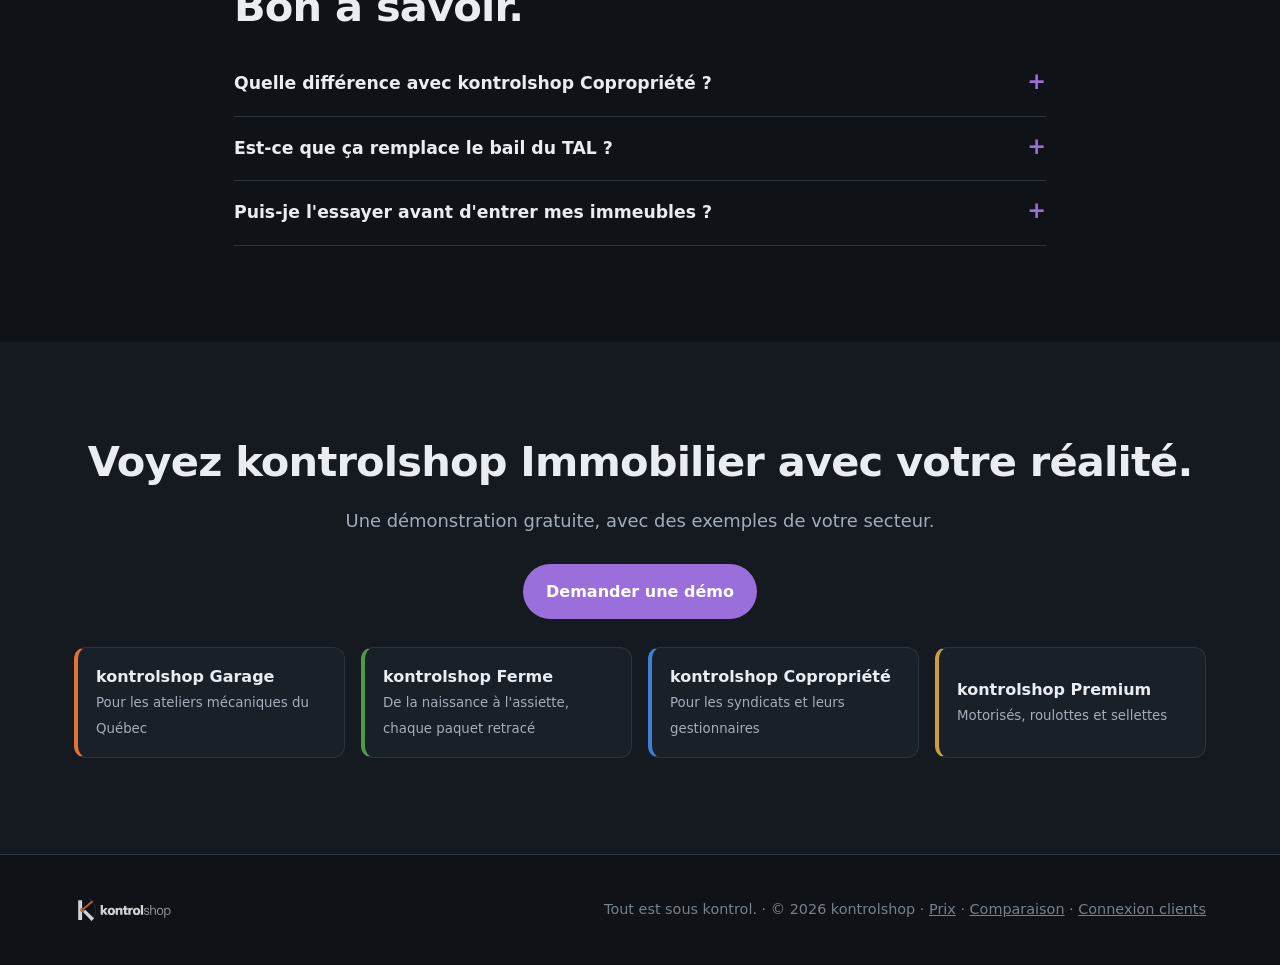
<file: immobilier/index.html>
<!doctype html>
<html lang="fr-CA">
<head>
<meta charset="utf-8">
<meta name="viewport" content="width=device-width, initial-scale=1">
<title>Logiciel de gestion locative au Québec | kontrolshop Immobilier</title>
<meta name="description" content="Logiciel de gestion locative pour propriétaires d'immeubles au Québec : baux et renouvellements selon les délais du TAL, loyers et retards, avis en PDF, relevés 31, rendement par immeuble et portail des locataires.">
<link rel="canonical" href="https://www.kontrolshop.com/immobilier/">
<meta property="og:type" content="website">
<meta property="og:locale" content="fr_CA">
<meta property="og:site_name" content="kontrolshop">
<meta property="og:title" content="Logiciel de gestion locative au Québec | kontrolshop Immobilier">
<meta property="og:description" content="Logiciel de gestion locative pour propriétaires d'immeubles au Québec : baux et renouvellements selon les délais du TAL, loyers et retards, avis en PDF, relevés 31, rendement par immeuble et portail des locataires.">
<meta property="og:image" content="https://www.kontrolshop.com/img/og-immobilier.jpg">
<meta property="og:image:width" content="1200">
<meta property="og:image:height" content="630">
<meta property="og:url" content="https://www.kontrolshop.com/immobilier/">
<meta name="twitter:card" content="summary_large_image">
<meta name="theme-color" content="#0f1216">
<link rel="icon" href="/img/icone.svg" type="image/svg+xml">
<link rel="apple-touch-icon" href="/img/apple-touch-icon.png">
<link rel="stylesheet" href="/styles.css?v=2026-11-21">
<style>:root{--accent:var(--immo)}</style>
<script type="application/ld+json">
[
 {
  "@context": "https://schema.org",
  "@type": "BreadcrumbList",
  "itemListElement": [
   {
    "@type": "ListItem",
    "position": 1,
    "name": "Accueil",
    "item": "https://www.kontrolshop.com/"
   },
   {
    "@type": "ListItem",
    "position": 2,
    "name": "kontrolshop Immobilier",
    "item": "https://www.kontrolshop.com/immobilier/"
   }
  ]
 },
 {
  "@context": "https://schema.org",
  "@type": "SoftwareApplication",
  "name": "kontrolshop Immobilier",
  "applicationCategory": "BusinessApplication",
  "operatingSystem": "Web, iOS, Android, Windows, macOS",
  "inLanguage": "fr-CA",
  "url": "https://www.kontrolshop.com/immobilier/",
  "image": "https://www.kontrolshop.com/img/og-immobilier.jpg",
  "description": "Logiciel de gestion locative pour propriétaires d'immeubles au Québec : baux et renouvellements selon les délais du TAL, loyers et retards, avis en PDF, relevés 31, rendement par immeuble et portail des locataires.",
  "publisher": {
   "@type": "Organization",
   "name": "kontrolshop",
   "url": "https://www.kontrolshop.com/"
  }
 },
 {
  "@context": "https://schema.org",
  "@type": "FAQPage",
  "mainEntity": [
   {
    "@type": "Question",
    "name": "Quelle différence avec kontrolshop Copropriété ?",
    "acceptedAnswer": {
     "@type": "Answer",
     "text": "Copropriété sert au syndicat des copropriétaires : quotes-parts, charges communes et entretien des parties communes. Immobilier sert au propriétaire qui loue : baux, loyers, locataires et rendement de ses immeubles."
    }
   },
   {
    "@type": "Question",
    "name": "Est-ce que ça remplace le bail du TAL ?",
    "acceptedAnswer": {
     "@type": "Answer",
     "text": "Non. Le bail reste le formulaire obligatoire du TAL ; kontrolshop vous aide à le remplir et à le suivre. Les avis sont des lettres avec les mentions exigées par le Code civil du Québec."
    }
   },
   {
    "@type": "Question",
    "name": "Puis-je l'essayer avant d'entrer mes immeubles ?",
    "acceptedAnswer": {
     "@type": "Answer",
     "text": "Oui. Un parc de démonstration complet (triplex, sixplex et immeuble mixte, avec des baux à chaque étape) se charge en un clic, puis se retire d'un coup."
    }
   }
  ]
 }
]
</script>
</head>
<body>

<header class="entete">
  <div class="conteneur">
    <a class="logo" href="/" aria-label="kontrolshop — accueil"><img src="/img/logo.svg" alt="kontrolshop" width="811" height="244"></a>
    <nav class="nav" aria-label="Navigation principale">
      <a href="/#declinaisons">Déclinaisons</a>
      <a href="/#points-forts">Points forts</a>
      <a href="/prix/">Prix</a>
      <a href="#questions">Questions</a>
      <a class="btn btn-contour btn-connexion" href="https://template-production-da86.up.railway.app/login">Connexion</a>
      <a class="btn btn-plein" href="/?secteur=immobilier#contact"><span class="long">Demander une démo</span><span class="court">Démo</span></a>
    </nav>
  </div>
</header>

<main>

<section class="hero">
  <div class="conteneur">
    <div>
      <nav class="fil" aria-label="Fil d'Ariane"><a href="/">Accueil</a> › kontrolshop Immobilier</nav>
      <span class="surtitre">kontrolshop Immobilier</span>
      <h1>Logiciel de gestion locative<span class="sous">Pour les propriétaires d'immeubles à revenus</span></h1>
      <p class="intro">Du triplex au parc de plusieurs immeubles : vos logements, vos baux, vos loyers et vos locataires au même endroit, avec les délais du Tribunal administratif du logement (TAL) calculés pour vous et le rendement de chaque immeuble sous les yeux.</p>
      <div class="actions">
        <a class="btn btn-plein" href="/?secteur=immobilier#contact">Demander une démo</a>
        <a class="btn btn-contour" href="#fonctions">Voir les fonctions</a>
      </div>
    </div>
    <div class="hero-visuel">
      <img src="/img/metal-immobilier.webp" alt="Logo kontrolshop Immobilier" width="820" height="410" fetchpriority="high">
    </div>
  </div>
</section>

<section class="forts" id="fonctions">
  <div class="conteneur">
    <span class="surtitre">Fonctions</span>
    <h2>Tout ce qu'il vous faut, au même endroit.</h2>
    <div class="fonctions">
      <div class="fort">
        <div class="ico" aria-hidden="true">🏘️</div>
        <h3>Immeubles et logements</h3>
        <p>Fiche de chaque immeuble (achat, évaluation, hypothèque), ses logements et ses locaux commerciaux, vacants ou loués.</p>
      </div>
      <div class="fort">
        <div class="ico" aria-hidden="true">📝</div>
        <h3>Baux et renouvellements</h3>
        <p>Colocataires, loyer, services inclus et échéance. Les délais d'avis de modification du TAL sont calculés, et le bail se renouvelle en un clic.</p>
      </div>
      <div class="fort">
        <div class="ico" aria-hidden="true">💵</div>
        <h3>Loyers et retards</h3>
        <p>Loyers du mois générés pour chaque bail, au prorata d'un mois partiel. Paiements, retards et relevé de compte de chaque bail, toujours à jour.</p>
      </div>
      <div class="fort">
        <div class="ico" aria-hidden="true">📄</div>
        <h3>Avis en PDF, envoyés par courriel</h3>
        <p>Avis de modification, de reprise ou d'accès, rappel de retard, mise en demeure, état des lieux et reçu de loyer, avec les mentions du Code civil. Chaque envoi est consigné comme preuve.</p>
      </div>
      <div class="fort">
        <div class="ico" aria-hidden="true">🔐</div>
        <h3>Portail des locataires</h3>
        <p>Un lien sécurisé par locataire : son bail, son compte et ses reçus, les documents partagés, ses demandes de réparation et sa réponse à l'avis de modification.</p>
      </div>
      <div class="fort">
        <div class="ico" aria-hidden="true">🧾</div>
        <h3>Relevés 31</h3>
        <p>Préparation et suivi des relevés 31 de chaque locataire, à remettre avant la fin de février.</p>
      </div>
      <div class="fort">
        <div class="ico" aria-hidden="true">📊</div>
        <h3>Dépenses et rendement</h3>
        <p>Taxes, assurances, intérêts… par immeuble. Revenus perçus moins dépenses et réparations : le rendement réel de chaque immeuble.</p>
      </div>
      <div class="fort">
        <div class="ico" aria-hidden="true">🛠️</div>
        <h3>Réparations</h3>
        <p>Signalées par un locataire ou prévues : entrepreneur, coûts et photos, du signalement à la fin des travaux.</p>
      </div>
      <div class="fort">
        <div class="ico" aria-hidden="true">📁</div>
        <h3>Documents classés</h3>
        <p>Baux signés, assurances avec leur date d'expiration, comptes de taxes, contrats : tout au même endroit, rien qui expire en silence.</p>
      </div>
    </div>
  </div>
</section>

<section>
  <div class="conteneur cas">
    <div>
      <span class="surtitre">En action</span>
      <h2>La saison des baux, sans stress</h2>
    </div>
    <div class="exemple"><strong>Exemple</strong>Les baux finissent le 30 juin et les avis de modification doivent partir à temps. kontrolshop montre les baux dont l'avis est à envoyer ; vous générez l'avis de hausse en PDF et l'envoyez par courriel à chaque colocataire — l'envoi est consigné. Le locataire répond depuis son portail, et le bail se renouvelle en un clic avec son nouveau loyer.</div>
  </div>
</section>

<section class="forts">
  <div class="conteneur">
    <span class="surtitre">Inclus aussi</span>
    <h2>Le cœur de kontrolshop, compris.</h2>
    <p class="intro">Dans la même installation, la facturation, la comptabilité et la paie de kontrolshop sont aussi à votre disposition, à brancher selon vos besoins. <a href="/#points-forts">Voir les points forts</a>.</p>
    <div class="inclus"><span>Facturation TPS/TVQ</span><span>Comptabilité intégrée</span><span>Paie du Québec</span><span>Prévisions de trésorerie</span><span>Productivité des employés</span><span>Assistant SG</span><span>Téléphone, tablette, ordinateur</span><span>Vos documents à votre image</span><span>Rôles et accès</span><span>Sauvegardes</span><span>QuickBooks</span></div>
  </div>
</section>

<section class="faq" id="questions" style="background:none">
  <div class="conteneur">
    <span class="surtitre">Questions fréquentes</span>
    <h2>Bon à savoir.</h2>
    <details>
      <summary>Quelle différence avec kontrolshop Copropriété ?</summary>
      <p>Copropriété sert au syndicat des copropriétaires : quotes-parts, charges communes et entretien des parties communes. Immobilier sert au propriétaire qui loue : baux, loyers, locataires et rendement de ses immeubles.</p>
    </details>
    <details>
      <summary>Est-ce que ça remplace le bail du TAL ?</summary>
      <p>Non. Le bail reste le formulaire obligatoire du TAL ; kontrolshop vous aide à le remplir et à le suivre. Les avis sont des lettres avec les mentions exigées par le Code civil du Québec.</p>
    </details>
    <details>
      <summary>Puis-je l'essayer avant d'entrer mes immeubles ?</summary>
      <p>Oui. Un parc de démonstration complet (triplex, sixplex et immeuble mixte, avec des baux à chaque étape) se charge en un clic, puis se retire d'un coup.</p>
    </details>
  </div>
</section>

<section class="appel forts">
  <div class="conteneur">
    <h2>Voyez kontrolshop Immobilier avec votre réalité.</h2>
    <p class="intro">Une démonstration gratuite, avec des exemples de votre secteur.</p>
    <a class="btn btn-plein" href="/?secteur=immobilier#contact">Demander une démo</a>
    <div class="autres">
      <a href="/garage/" style="--c:var(--garage)"><span><b>kontrolshop Garage</b><small>Pour les ateliers mécaniques du Québec</small></span></a>
      <a href="/ferme/" style="--c:var(--ferme)"><span><b>kontrolshop Ferme</b><small>De la naissance à l'assiette, chaque paquet retracé</small></span></a>
      <a href="/copropriete/" style="--c:var(--copro)"><span><b>kontrolshop Copropriété</b><small>Pour les syndicats et leurs gestionnaires</small></span></a>
      <a href="/vr/" style="--c:var(--premium)"><span><b>kontrolshop Premium</b><small>Motorisés, roulottes et sellettes</small></span></a>
    </div>
  </div>
</section>

</main>

<footer class="pied">
  <div class="conteneur">
    <img src="/img/logo.svg" alt="kontrolshop" width="811" height="244">
    <span>Tout est sous kontrol. · © <span id="annee">2026</span> kontrolshop · <a href="/prix/">Prix</a> · <a href="/comparaison/">Comparaison</a> · <a href="https://template-production-da86.up.railway.app/login">Connexion clients</a></span>
  </div>
</footer>
<script>document.getElementById("annee").textContent = new Date().getFullYear();</script>
</body>
</html>
</file>
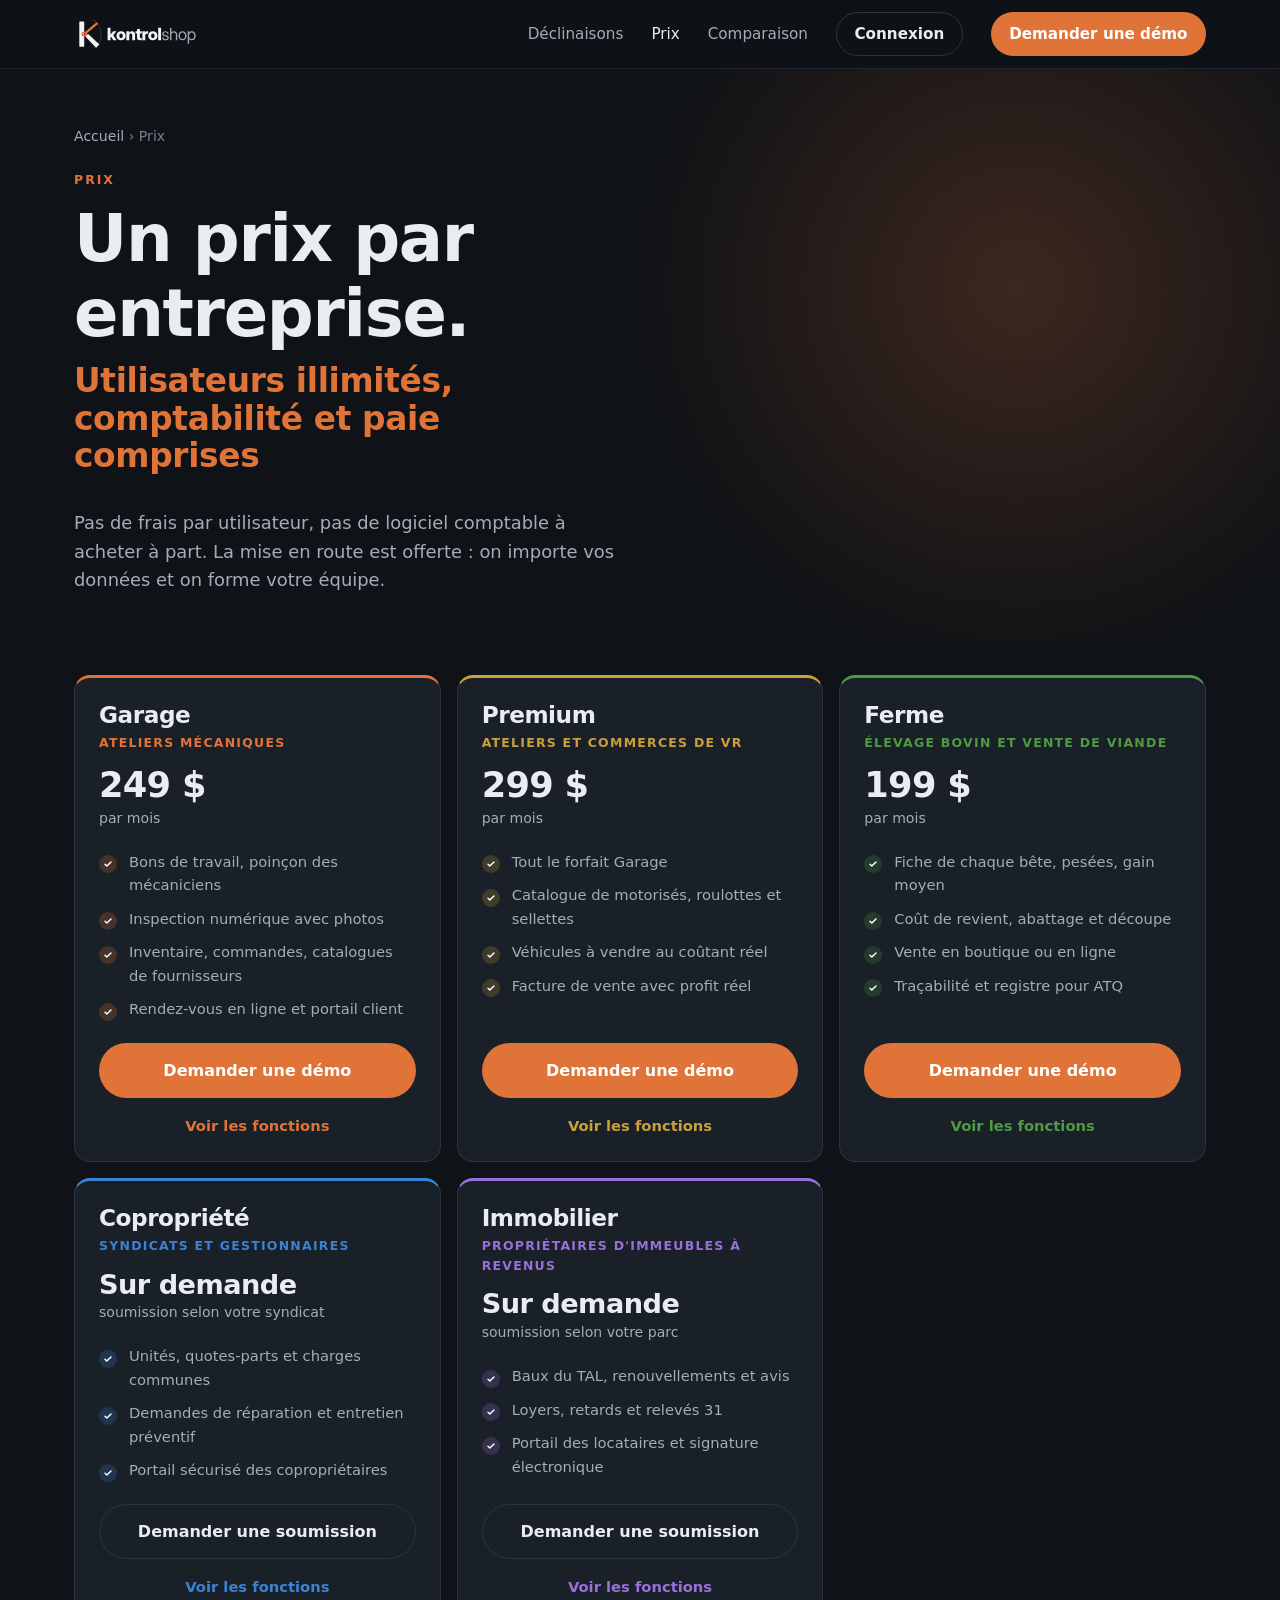
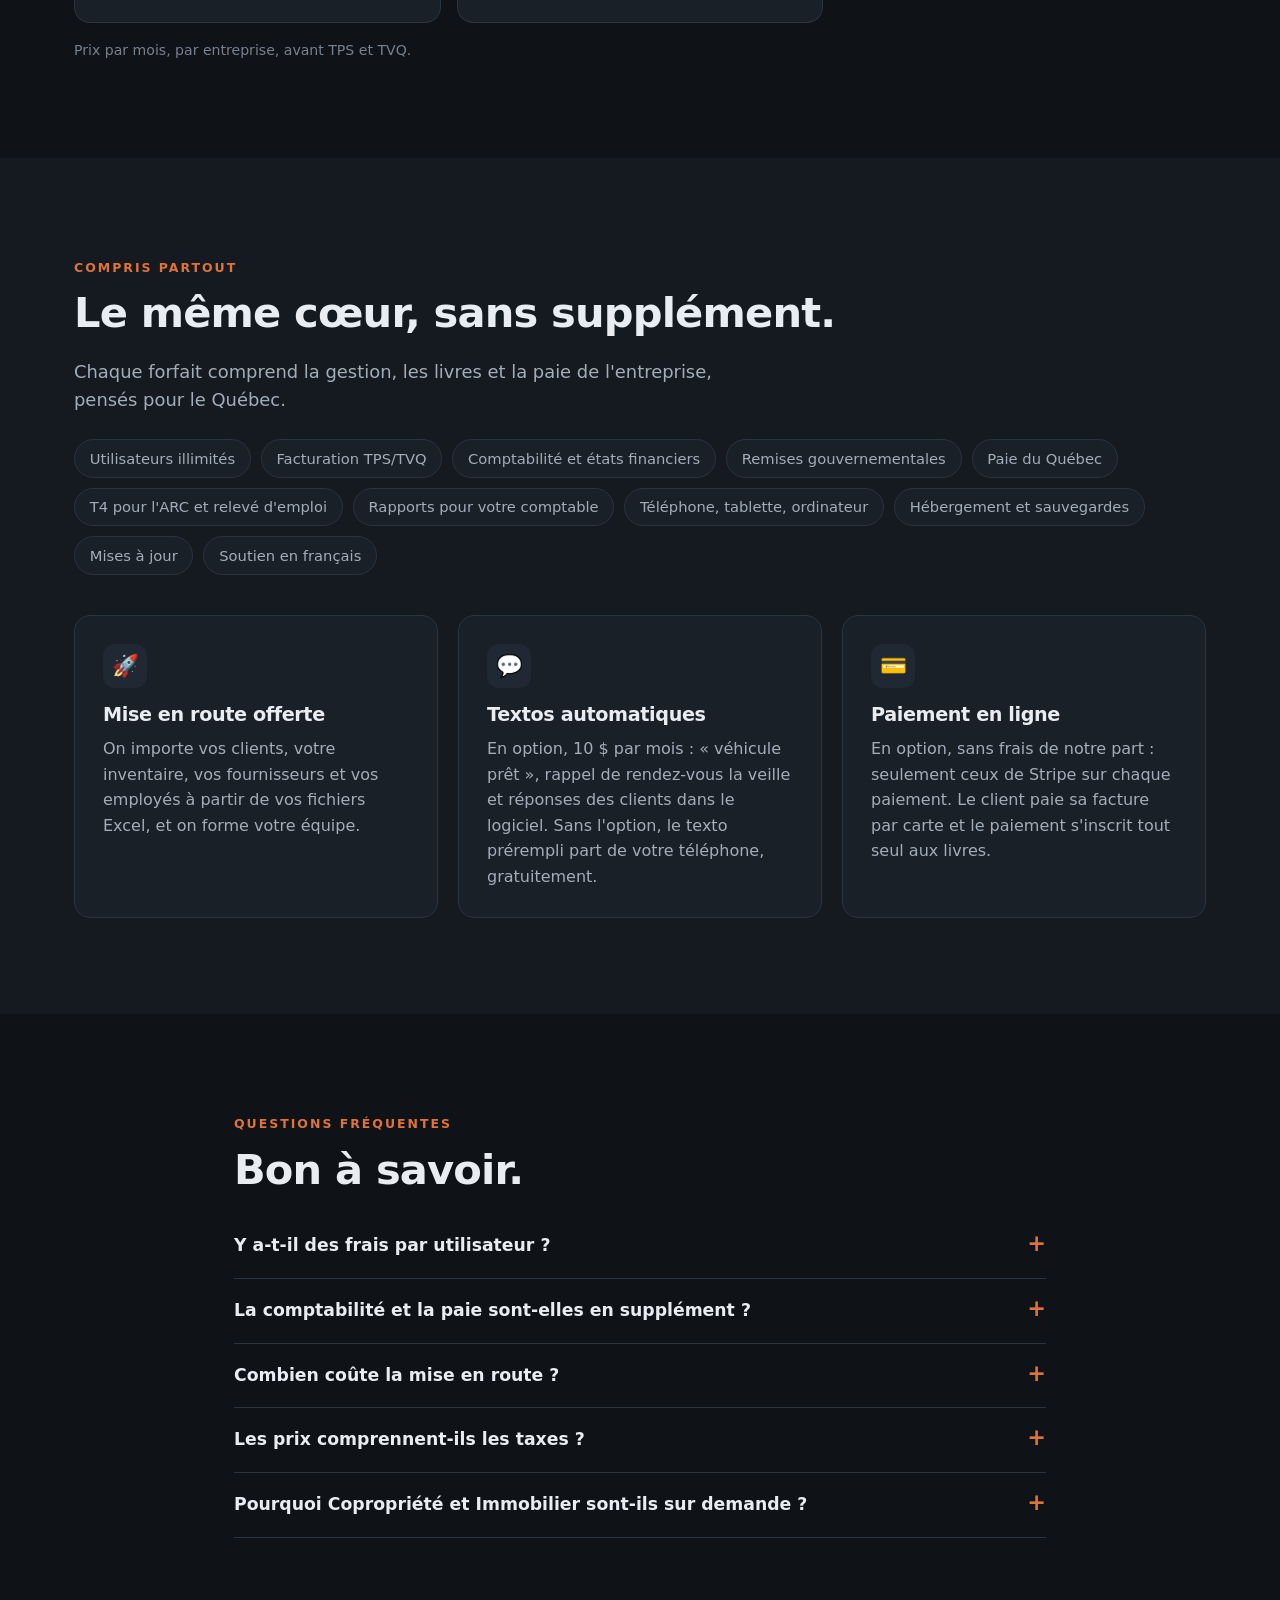
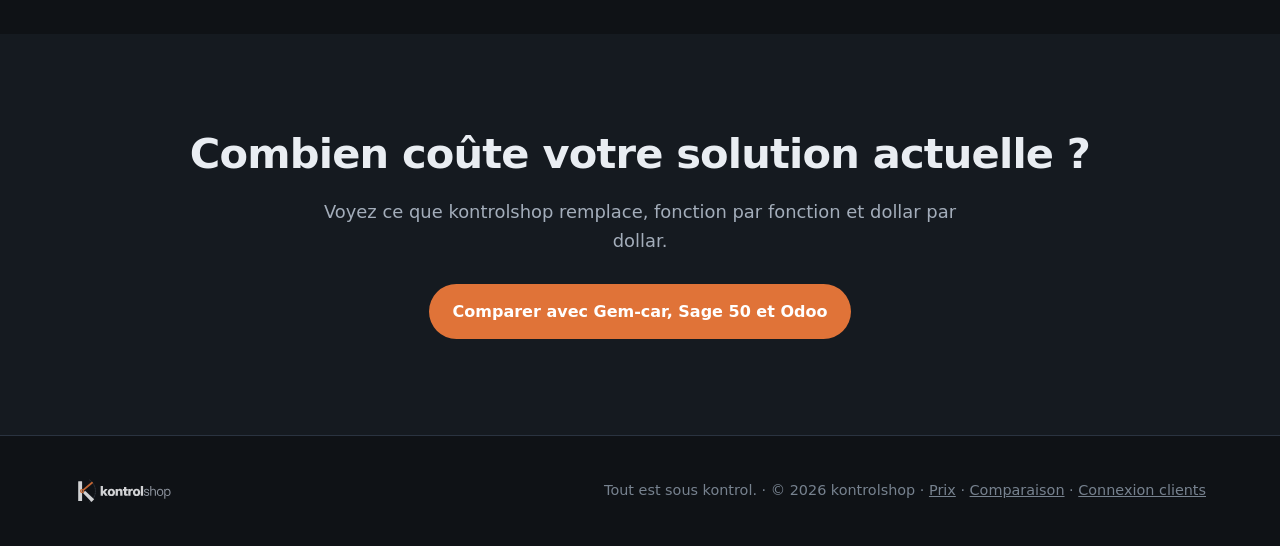
<file: prix/index.html>
<!doctype html>
<html lang="fr-CA">
<head>
<meta charset="utf-8">
<meta name="viewport" content="width=device-width, initial-scale=1">
<title>Prix du logiciel kontrolshop : un forfait par entreprise, utilisateurs illimités</title>
<meta name="description" content="Prix de kontrolshop : Garage 249 $ par mois, Premium (VR) 299 $, Ferme 199 $, Copropriété et Immobilier sur demande. Utilisateurs illimités, comptabilité et paie du Québec comprises, mise en route offerte.">
<link rel="canonical" href="https://www.kontrolshop.com/prix/">
<meta property="og:type" content="website">
<meta property="og:locale" content="fr_CA">
<meta property="og:site_name" content="kontrolshop">
<meta property="og:title" content="Prix de kontrolshop — un forfait par entreprise, utilisateurs illimités">
<meta property="og:description" content="Garage 249 $ par mois, Premium (VR) 299 $, Ferme 199 $. Comptabilité et paie du Québec comprises, mise en route offerte.">
<meta property="og:image" content="https://www.kontrolshop.com/img/og-accueil.jpg">
<meta property="og:image:width" content="1200">
<meta property="og:image:height" content="630">
<meta property="og:url" content="https://www.kontrolshop.com/prix/">
<meta name="twitter:card" content="summary_large_image">
<meta name="theme-color" content="#0f1216">
<link rel="icon" href="/img/icone.svg" type="image/svg+xml">
<link rel="apple-touch-icon" href="/img/apple-touch-icon.png">
<link rel="stylesheet" href="/styles.css?v=2026-11-21">
<script type="application/ld+json">
[
 {
  "@context": "https://schema.org",
  "@type": "BreadcrumbList",
  "itemListElement": [
   {"@type": "ListItem", "position": 1, "name": "Accueil", "item": "https://www.kontrolshop.com/"},
   {"@type": "ListItem", "position": 2, "name": "Prix", "item": "https://www.kontrolshop.com/prix/"}
  ]
 },
 {
  "@context": "https://schema.org",
  "@type": "SoftwareApplication",
  "name": "kontrolshop",
  "applicationCategory": "BusinessApplication",
  "operatingSystem": "Web, iOS, Android, Windows, macOS",
  "inLanguage": "fr-CA",
  "url": "https://www.kontrolshop.com/prix/",
  "image": "https://www.kontrolshop.com/img/og-accueil.jpg",
  "offers": [
   {"@type": "Offer", "name": "kontrolshop Garage", "price": "249", "priceCurrency": "CAD", "url": "https://www.kontrolshop.com/garage/"},
   {"@type": "Offer", "name": "kontrolshop Premium", "price": "299", "priceCurrency": "CAD", "url": "https://www.kontrolshop.com/vr/"},
   {"@type": "Offer", "name": "kontrolshop Ferme", "price": "199", "priceCurrency": "CAD", "url": "https://www.kontrolshop.com/ferme/"}
  ],
  "publisher": {"@type": "Organization", "name": "kontrolshop", "url": "https://www.kontrolshop.com/"}
 },
 {
  "@context": "https://schema.org",
  "@type": "FAQPage",
  "mainEntity": [
   {"@type": "Question", "name": "Y a-t-il des frais par utilisateur ?", "acceptedAnswer": {"@type": "Answer", "text": "Non. Le prix est par entreprise : ajoutez autant d'employés que vous voulez, au comptoir, à l'atelier ou au bureau."}},
   {"@type": "Question", "name": "La comptabilité et la paie sont-elles en supplément ?", "acceptedAnswer": {"@type": "Answer", "text": "Non. La comptabilité, les remises TPS/TVQ, la paie du Québec, le T4 pour l'ARC et le relevé d'emploi sont compris dans chaque forfait."}},
   {"@type": "Question", "name": "Combien coûte la mise en route ?", "acceptedAnswer": {"@type": "Answer", "text": "Rien. On importe vos clients, votre inventaire, vos fournisseurs et vos employés à partir de vos fichiers, et on forme votre équipe."}},
   {"@type": "Question", "name": "Les prix comprennent-ils les taxes ?", "acceptedAnswer": {"@type": "Answer", "text": "Non. Les prix sont par mois, avant TPS et TVQ."}},
   {"@type": "Question", "name": "Pourquoi Copropriété et Immobilier sont-ils sur demande ?", "acceptedAnswer": {"@type": "Answer", "text": "Communiquez avec nous : on vous fait une soumission selon votre syndicat ou votre parc d'immeubles."}}
  ]
 }
]
</script>
</head>
<body>

<header class="entete">
  <div class="conteneur">
    <a class="logo" href="/" aria-label="kontrolshop — accueil"><img src="/img/logo.svg" alt="kontrolshop" width="811" height="244"></a>
    <nav class="nav" aria-label="Navigation principale">
      <a href="/#declinaisons">Déclinaisons</a>
      <a href="/prix/" aria-current="page">Prix</a>
      <a href="/comparaison/">Comparaison</a>
      <a class="btn btn-contour btn-connexion" href="https://template-production-da86.up.railway.app/login">Connexion</a>
      <a class="btn btn-plein" href="/#contact"><span class="long">Demander une démo</span><span class="court">Démo</span></a>
    </nav>
  </div>
</header>

<main>

<section class="hero hero-court">
  <div class="conteneur">
    <div>
      <nav class="fil" aria-label="Fil d'Ariane"><a href="/">Accueil</a> › Prix</nav>
      <span class="surtitre">Prix</span>
      <h1>Un prix par entreprise.<span class="sous">Utilisateurs illimités, comptabilité et paie comprises</span></h1>
      <p class="intro">Pas de frais par utilisateur, pas de logiciel comptable à acheter à part. La mise en route est offerte : on importe vos données et on forme votre équipe.</p>
    </div>
  </div>
</section>

<section class="tarifs-section">
  <div class="conteneur">
    <div class="tarifs">
      <article class="tarif" style="--c:var(--garage)">
        <h2>Garage</h2>
        <p class="pour">Ateliers mécaniques</p>
        <p class="montant"><b>249 $</b><span>par mois</span></p>
        <ul class="liste">
          <li>Bons de travail, poinçon des mécaniciens</li>
          <li>Inspection numérique avec photos</li>
          <li>Inventaire, commandes, catalogues de fournisseurs</li>
          <li>Rendez-vous en ligne et portail client</li>
        </ul>
        <a class="btn btn-plein" href="/?secteur=garage#contact">Demander une démo</a>
        <a class="en-savoir" href="/garage/">Voir les fonctions</a>
      </article>
      <article class="tarif" style="--c:var(--premium)">
        <h2>Premium</h2>
        <p class="pour">Ateliers et commerces de VR</p>
        <p class="montant"><b>299 $</b><span>par mois</span></p>
        <ul class="liste">
          <li>Tout le forfait Garage</li>
          <li>Catalogue de motorisés, roulottes et sellettes</li>
          <li>Véhicules à vendre au coûtant réel</li>
          <li>Facture de vente avec profit réel</li>
        </ul>
        <a class="btn btn-plein" href="/?secteur=premium#contact">Demander une démo</a>
        <a class="en-savoir" href="/vr/">Voir les fonctions</a>
      </article>
      <article class="tarif" style="--c:var(--ferme)">
        <h2>Ferme</h2>
        <p class="pour">Élevage bovin et vente de viande</p>
        <p class="montant"><b>199 $</b><span>par mois</span></p>
        <ul class="liste">
          <li>Fiche de chaque bête, pesées, gain moyen</li>
          <li>Coût de revient, abattage et découpe</li>
          <li>Vente en boutique ou en ligne</li>
          <li>Traçabilité et registre pour ATQ</li>
        </ul>
        <a class="btn btn-plein" href="/?secteur=ferme#contact">Demander une démo</a>
        <a class="en-savoir" href="/ferme/">Voir les fonctions</a>
      </article>
      <article class="tarif" style="--c:var(--copro)">
        <h2>Copropriété</h2>
        <p class="pour">Syndicats et gestionnaires</p>
        <p class="montant"><b class="sur-demande">Sur demande</b><span>soumission selon votre syndicat</span></p>
        <ul class="liste">
          <li>Unités, quotes-parts et charges communes</li>
          <li>Demandes de réparation et entretien préventif</li>
          <li>Portail sécurisé des copropriétaires</li>
        </ul>
        <a class="btn btn-contour" href="/?secteur=copropriete#contact">Demander une soumission</a>
        <a class="en-savoir" href="/copropriete/">Voir les fonctions</a>
      </article>
      <article class="tarif" style="--c:var(--immo)">
        <h2>Immobilier</h2>
        <p class="pour">Propriétaires d'immeubles à revenus</p>
        <p class="montant"><b class="sur-demande">Sur demande</b><span>soumission selon votre parc</span></p>
        <ul class="liste">
          <li>Baux du TAL, renouvellements et avis</li>
          <li>Loyers, retards et relevés 31</li>
          <li>Portail des locataires et signature électronique</li>
        </ul>
        <a class="btn btn-contour" href="/?secteur=immobilier#contact">Demander une soumission</a>
        <a class="en-savoir" href="/immobilier/">Voir les fonctions</a>
      </article>
    </div>
    <p class="note-prix">Prix par mois, par entreprise, avant TPS et TVQ.</p>
  </div>
</section>

<section class="forts">
  <div class="conteneur">
    <span class="surtitre">Compris partout</span>
    <h2>Le même cœur, sans supplément.</h2>
    <p class="intro">Chaque forfait comprend la gestion, les livres et la paie de l'entreprise, pensés pour le Québec.</p>
    <div class="inclus"><span>Utilisateurs illimités</span><span>Facturation TPS/TVQ</span><span>Comptabilité et états financiers</span><span>Remises gouvernementales</span><span>Paie du Québec</span><span>T4 pour l'ARC et relevé d'emploi</span><span>Rapports pour votre comptable</span><span>Téléphone, tablette, ordinateur</span><span>Hébergement et sauvegardes</span><span>Mises à jour</span><span>Soutien en français</span></div>

    <div class="grille">
      <div class="fort">
        <div class="ico" aria-hidden="true">🚀</div>
        <h3>Mise en route offerte</h3>
        <p>On importe vos clients, votre inventaire, vos fournisseurs et vos employés à partir de vos fichiers Excel, et on forme votre équipe.</p>
      </div>
      <div class="fort">
        <div class="ico" aria-hidden="true">💬</div>
        <h3>Textos automatiques</h3>
        <p>En option, 10 $ par mois : « véhicule prêt », rappel de rendez-vous la veille et réponses des clients dans le logiciel. Sans l'option, le texto prérempli part de votre téléphone, gratuitement.</p>
      </div>
      <div class="fort">
        <div class="ico" aria-hidden="true">💳</div>
        <h3>Paiement en ligne</h3>
        <p>En option, sans frais de notre part : seulement ceux de Stripe sur chaque paiement. Le client paie sa facture par carte et le paiement s'inscrit tout seul aux livres.</p>
      </div>
    </div>
  </div>
</section>

<section class="faq" id="questions" style="background:none">
  <div class="conteneur">
    <span class="surtitre">Questions fréquentes</span>
    <h2>Bon à savoir.</h2>
    <details>
      <summary>Y a-t-il des frais par utilisateur ?</summary>
      <p>Non. Le prix est par entreprise : ajoutez autant d'employés que vous voulez, au comptoir, à l'atelier ou au bureau.</p>
    </details>
    <details>
      <summary>La comptabilité et la paie sont-elles en supplément ?</summary>
      <p>Non. La comptabilité, les remises TPS/TVQ, la paie du Québec, le T4 pour l'ARC et le relevé d'emploi sont compris dans chaque forfait.</p>
    </details>
    <details>
      <summary>Combien coûte la mise en route ?</summary>
      <p>Rien. On importe vos clients, votre inventaire, vos fournisseurs et vos employés à partir de vos fichiers, et on forme votre équipe.</p>
    </details>
    <details>
      <summary>Les prix comprennent-ils les taxes ?</summary>
      <p>Non. Les prix sont par mois, avant TPS et TVQ.</p>
    </details>
    <details>
      <summary>Pourquoi Copropriété et Immobilier sont-ils sur demande ?</summary>
      <p>Communiquez avec nous : on vous fait une soumission selon votre syndicat ou votre parc d'immeubles.</p>
    </details>
  </div>
</section>

<section class="appel forts">
  <div class="conteneur">
    <h2>Combien coûte votre solution actuelle ?</h2>
    <p class="intro">Voyez ce que kontrolshop remplace, fonction par fonction et dollar par dollar.</p>
    <a class="btn btn-plein" href="/comparaison/">Comparer avec Gem-car, Sage 50 et Odoo</a>
  </div>
</section>

</main>

<footer class="pied">
  <div class="conteneur">
    <img src="/img/logo.svg" alt="kontrolshop" width="811" height="244">
    <span>Tout est sous kontrol. · © <span id="annee">2026</span> kontrolshop · <a href="/prix/">Prix</a> · <a href="/comparaison/">Comparaison</a> · <a href="https://template-production-da86.up.railway.app/login">Connexion clients</a></span>
  </div>
</footer>
<script>document.getElementById("annee").textContent = new Date().getFullYear();</script>
</body>
</html>
</file>
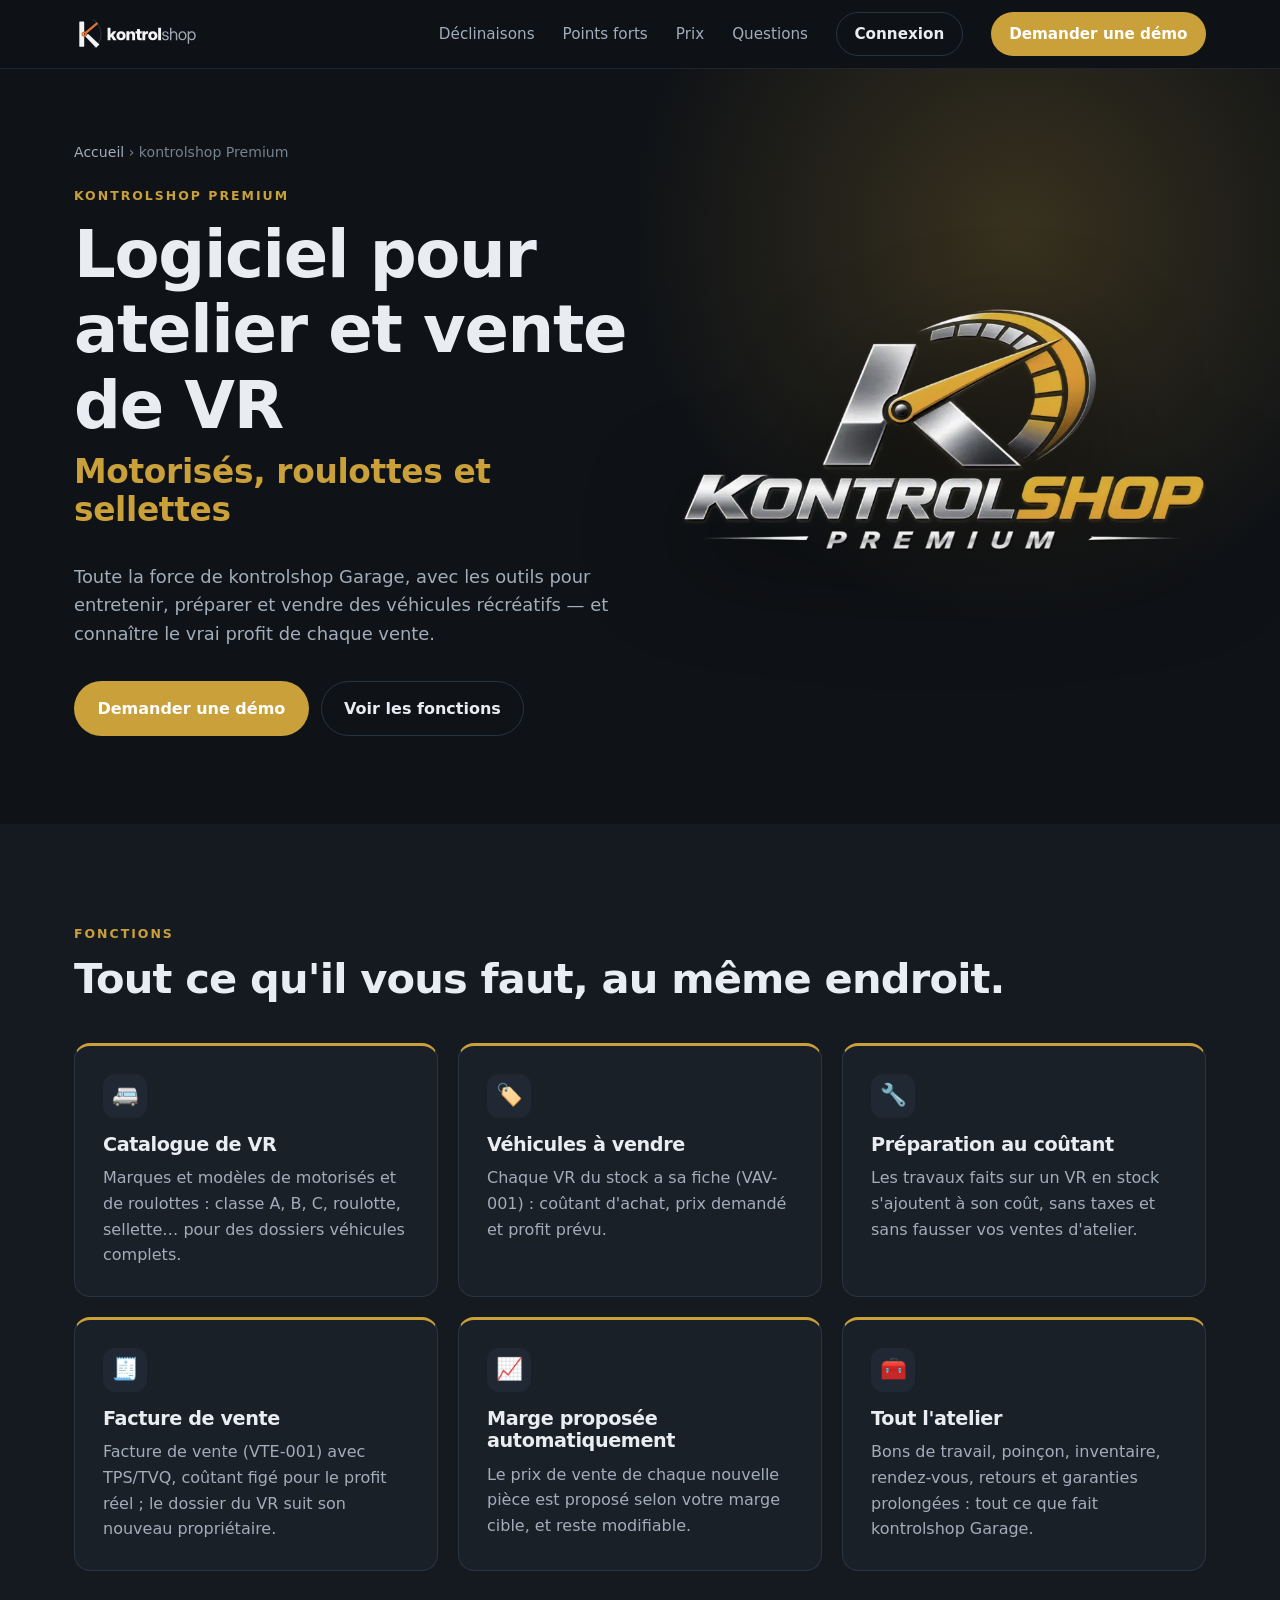
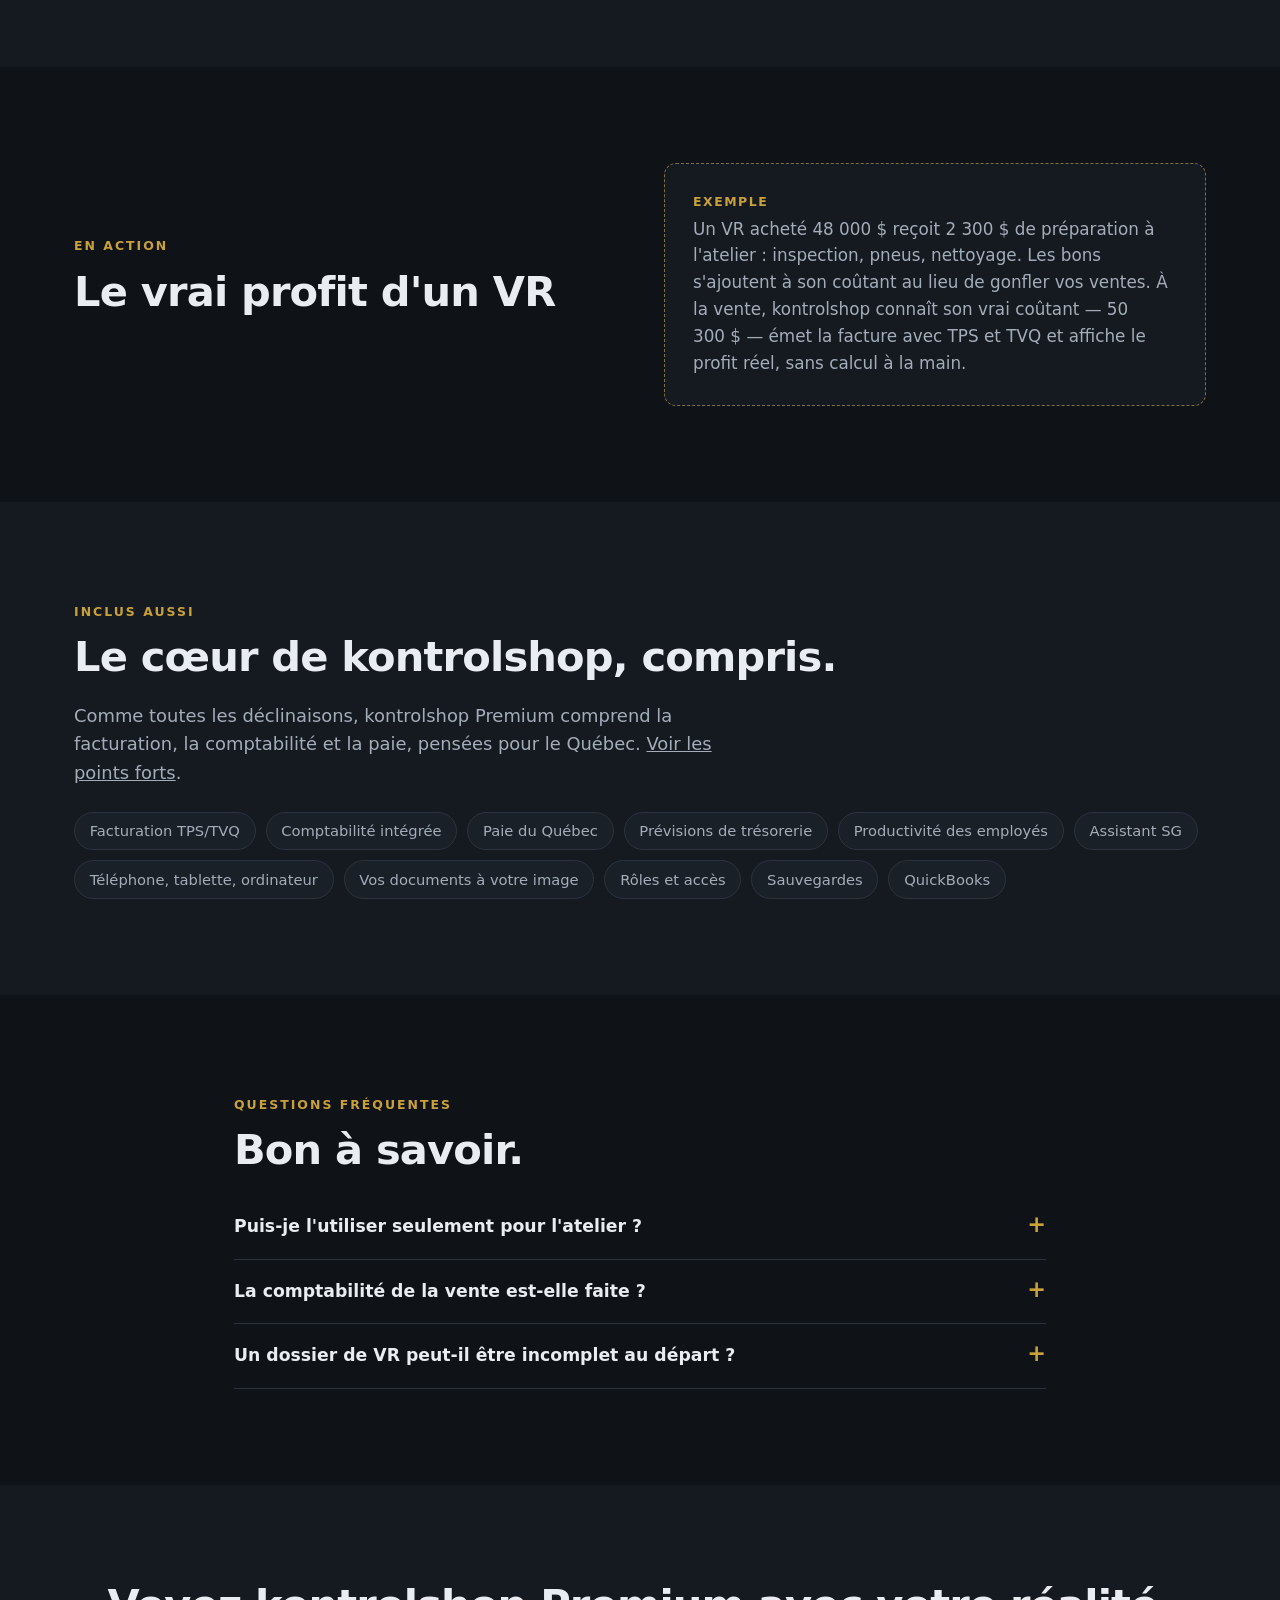
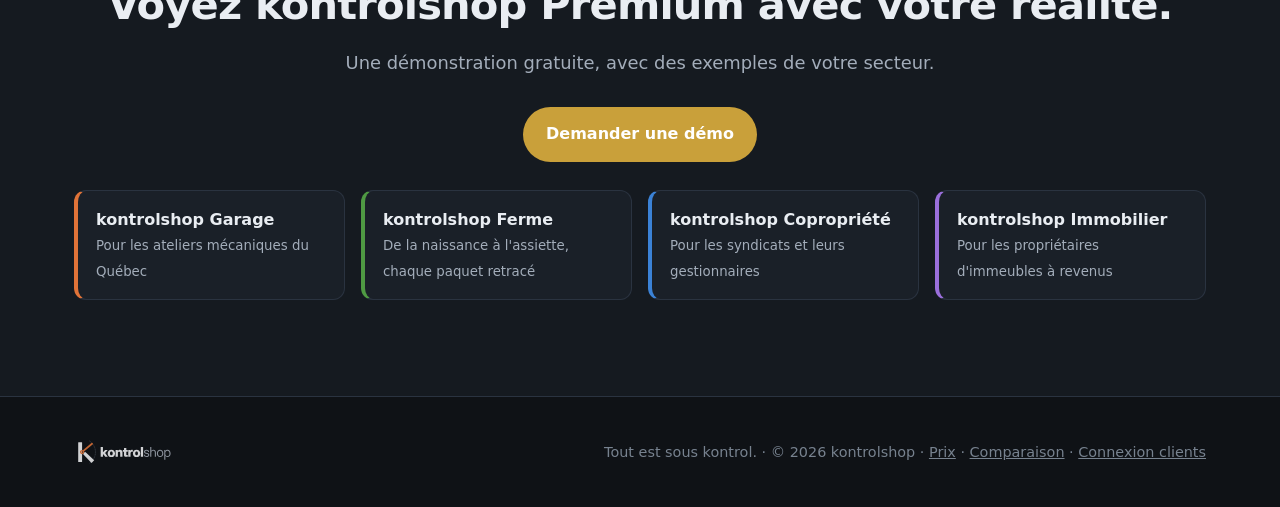
<file: vr/index.html>
<!doctype html>
<html lang="fr-CA">
<head>
<meta charset="utf-8">
<meta name="viewport" content="width=device-width, initial-scale=1">
<title>Logiciel pour atelier et vente de VR au Québec | kontrolshop Premium</title>
<meta name="description" content="Logiciel de gestion pour ateliers et commerces de véhicules récréatifs au Québec : catalogue de VR, bons de travail, véhicules à vendre au coûtant réel, facture de vente avec TPS/TVQ et profit réel.">
<link rel="canonical" href="https://www.kontrolshop.com/vr/">
<meta property="og:type" content="website">
<meta property="og:locale" content="fr_CA">
<meta property="og:site_name" content="kontrolshop">
<meta property="og:title" content="Logiciel pour atelier et vente de VR au Québec | kontrolshop Premium">
<meta property="og:description" content="Logiciel de gestion pour ateliers et commerces de véhicules récréatifs au Québec : catalogue de VR, bons de travail, véhicules à vendre au coûtant réel, facture de vente avec TPS/TVQ et profit réel.">
<meta property="og:image" content="https://www.kontrolshop.com/img/og-vr.jpg">
<meta property="og:image:width" content="1200">
<meta property="og:image:height" content="630">
<meta property="og:url" content="https://www.kontrolshop.com/vr/">
<meta name="twitter:card" content="summary_large_image">
<meta name="theme-color" content="#0f1216">
<link rel="icon" href="/img/icone.svg" type="image/svg+xml">
<link rel="apple-touch-icon" href="/img/apple-touch-icon.png">
<link rel="stylesheet" href="/styles.css?v=2026-11-21">
<style>:root{--accent:var(--premium)}</style>
<script type="application/ld+json">
[
 {
  "@context": "https://schema.org",
  "@type": "BreadcrumbList",
  "itemListElement": [
   {
    "@type": "ListItem",
    "position": 1,
    "name": "Accueil",
    "item": "https://www.kontrolshop.com/"
   },
   {
    "@type": "ListItem",
    "position": 2,
    "name": "kontrolshop Premium",
    "item": "https://www.kontrolshop.com/vr/"
   }
  ]
 },
 {
  "@context": "https://schema.org",
  "@type": "SoftwareApplication",
  "name": "kontrolshop Premium",
  "applicationCategory": "BusinessApplication",
  "operatingSystem": "Web, iOS, Android, Windows, macOS",
  "inLanguage": "fr-CA",
  "url": "https://www.kontrolshop.com/vr/",
  "image": "https://www.kontrolshop.com/img/og-vr.jpg",
  "description": "Logiciel de gestion pour ateliers et commerces de véhicules récréatifs au Québec : catalogue de VR, bons de travail, véhicules à vendre au coûtant réel, facture de vente avec TPS/TVQ et profit réel.",
  "publisher": {
   "@type": "Organization",
   "name": "kontrolshop",
   "url": "https://www.kontrolshop.com/"
  }
 },
 {
  "@context": "https://schema.org",
  "@type": "FAQPage",
  "mainEntity": [
   {
    "@type": "Question",
    "name": "Puis-je l'utiliser seulement pour l'atelier ?",
    "acceptedAnswer": {
     "@type": "Answer",
     "text": "Oui. La section Véhicules à vendre s'active au besoin ; l'atelier fonctionne comme kontrolshop Garage."
    }
   },
   {
    "@type": "Question",
    "name": "La comptabilité de la vente est-elle faite ?",
    "acceptedAnswer": {
     "@type": "Answer",
     "text": "Oui : stock de véhicules, revenu de vente et coût des véhicules vendus vont aux bons comptes, tout seuls."
    }
   },
   {
    "@type": "Question",
    "name": "Un dossier de VR peut-il être incomplet au départ ?",
    "acceptedAnswer": {
     "@type": "Answer",
     "text": "Oui. Une seule information suffit (marque, année, NIV ou plaque) ; le reste se complète plus tard."
    }
   }
  ]
 }
]
</script>
</head>
<body>

<header class="entete">
  <div class="conteneur">
    <a class="logo" href="/" aria-label="kontrolshop — accueil"><img src="/img/logo.svg" alt="kontrolshop" width="811" height="244"></a>
    <nav class="nav" aria-label="Navigation principale">
      <a href="/#declinaisons">Déclinaisons</a>
      <a href="/#points-forts">Points forts</a>
      <a href="/prix/">Prix</a>
      <a href="#questions">Questions</a>
      <a class="btn btn-contour btn-connexion" href="https://template-production-da86.up.railway.app/login">Connexion</a>
      <a class="btn btn-plein" href="/?secteur=premium#contact"><span class="long">Demander une démo</span><span class="court">Démo</span></a>
    </nav>
  </div>
</header>

<main>

<section class="hero">
  <div class="conteneur">
    <div>
      <nav class="fil" aria-label="Fil d'Ariane"><a href="/">Accueil</a> › kontrolshop Premium</nav>
      <span class="surtitre">kontrolshop Premium</span>
      <h1>Logiciel pour atelier et vente de VR<span class="sous">Motorisés, roulottes et sellettes</span></h1>
      <p class="intro">Toute la force de kontrolshop Garage, avec les outils pour entretenir, préparer et vendre des véhicules récréatifs — et connaître le vrai profit de chaque vente.</p>
      <div class="actions">
        <a class="btn btn-plein" href="/?secteur=premium#contact">Demander une démo</a>
        <a class="btn btn-contour" href="#fonctions">Voir les fonctions</a>
      </div>
    </div>
    <div class="hero-visuel">
      <img src="/img/metal-premium.webp" alt="Logo kontrolshop Premium" width="820" height="410" fetchpriority="high">
    </div>
  </div>
</section>

<section class="forts" id="fonctions">
  <div class="conteneur">
    <span class="surtitre">Fonctions</span>
    <h2>Tout ce qu'il vous faut, au même endroit.</h2>
    <div class="fonctions">
      <div class="fort">
        <div class="ico" aria-hidden="true">🚐</div>
        <h3>Catalogue de VR</h3>
        <p>Marques et modèles de motorisés et de roulottes : classe A, B, C, roulotte, sellette… pour des dossiers véhicules complets.</p>
      </div>
      <div class="fort">
        <div class="ico" aria-hidden="true">🏷️</div>
        <h3>Véhicules à vendre</h3>
        <p>Chaque VR du stock a sa fiche (VAV-001) : coûtant d'achat, prix demandé et profit prévu.</p>
      </div>
      <div class="fort">
        <div class="ico" aria-hidden="true">🔧</div>
        <h3>Préparation au coûtant</h3>
        <p>Les travaux faits sur un VR en stock s'ajoutent à son coût, sans taxes et sans fausser vos ventes d'atelier.</p>
      </div>
      <div class="fort">
        <div class="ico" aria-hidden="true">🧾</div>
        <h3>Facture de vente</h3>
        <p>Facture de vente (VTE-001) avec TPS/TVQ, coûtant figé pour le profit réel ; le dossier du VR suit son nouveau propriétaire.</p>
      </div>
      <div class="fort">
        <div class="ico" aria-hidden="true">📈</div>
        <h3>Marge proposée automatiquement</h3>
        <p>Le prix de vente de chaque nouvelle pièce est proposé selon votre marge cible, et reste modifiable.</p>
      </div>
      <div class="fort">
        <div class="ico" aria-hidden="true">🧰</div>
        <h3>Tout l'atelier</h3>
        <p>Bons de travail, poinçon, inventaire, rendez-vous, retours et garanties prolongées : tout ce que fait kontrolshop Garage.</p>
      </div>
    </div>
  </div>
</section>

<section>
  <div class="conteneur cas">
    <div>
      <span class="surtitre">En action</span>
      <h2>Le vrai profit d'un VR</h2>
    </div>
    <div class="exemple"><strong>Exemple</strong>Un VR acheté 48 000&nbsp;$ reçoit 2 300&nbsp;$ de préparation à l'atelier : inspection, pneus, nettoyage. Les bons s'ajoutent à son coûtant au lieu de gonfler vos ventes. À la vente, kontrolshop connaît son vrai coûtant — 50 300&nbsp;$ — émet la facture avec TPS et TVQ et affiche le profit réel, sans calcul à la main.</div>
  </div>
</section>

<section class="forts">
  <div class="conteneur">
    <span class="surtitre">Inclus aussi</span>
    <h2>Le cœur de kontrolshop, compris.</h2>
    <p class="intro">Comme toutes les déclinaisons, kontrolshop Premium comprend la facturation, la comptabilité et la paie, pensées pour le Québec. <a href="/#points-forts">Voir les points forts</a>.</p>
    <div class="inclus"><span>Facturation TPS/TVQ</span><span>Comptabilité intégrée</span><span>Paie du Québec</span><span>Prévisions de trésorerie</span><span>Productivité des employés</span><span>Assistant SG</span><span>Téléphone, tablette, ordinateur</span><span>Vos documents à votre image</span><span>Rôles et accès</span><span>Sauvegardes</span><span>QuickBooks</span></div>
  </div>
</section>

<section class="faq" id="questions" style="background:none">
  <div class="conteneur">
    <span class="surtitre">Questions fréquentes</span>
    <h2>Bon à savoir.</h2>
    <details>
      <summary>Puis-je l'utiliser seulement pour l'atelier ?</summary>
      <p>Oui. La section Véhicules à vendre s'active au besoin ; l'atelier fonctionne comme kontrolshop Garage.</p>
    </details>
    <details>
      <summary>La comptabilité de la vente est-elle faite ?</summary>
      <p>Oui : stock de véhicules, revenu de vente et coût des véhicules vendus vont aux bons comptes, tout seuls.</p>
    </details>
    <details>
      <summary>Un dossier de VR peut-il être incomplet au départ ?</summary>
      <p>Oui. Une seule information suffit (marque, année, NIV ou plaque) ; le reste se complète plus tard.</p>
    </details>
  </div>
</section>

<section class="appel forts">
  <div class="conteneur">
    <h2>Voyez kontrolshop Premium avec votre réalité.</h2>
    <p class="intro">Une démonstration gratuite, avec des exemples de votre secteur.</p>
    <a class="btn btn-plein" href="/?secteur=premium#contact">Demander une démo</a>
    <div class="autres">
      <a href="/garage/" style="--c:var(--garage)"><span><b>kontrolshop Garage</b><small>Pour les ateliers mécaniques du Québec</small></span></a>
      <a href="/ferme/" style="--c:var(--ferme)"><span><b>kontrolshop Ferme</b><small>De la naissance à l'assiette, chaque paquet retracé</small></span></a>
      <a href="/copropriete/" style="--c:var(--copro)"><span><b>kontrolshop Copropriété</b><small>Pour les syndicats et leurs gestionnaires</small></span></a>
      <a href="/immobilier/" style="--c:var(--immo)"><span><b>kontrolshop Immobilier</b><small>Pour les propriétaires d'immeubles à revenus</small></span></a>
    </div>
  </div>
</section>

</main>

<footer class="pied">
  <div class="conteneur">
    <img src="/img/logo.svg" alt="kontrolshop" width="811" height="244">
    <span>Tout est sous kontrol. · © <span id="annee">2026</span> kontrolshop · <a href="/prix/">Prix</a> · <a href="/comparaison/">Comparaison</a> · <a href="https://template-production-da86.up.railway.app/login">Connexion clients</a></span>
  </div>
</footer>
<script>document.getElementById("annee").textContent = new Date().getFullYear();</script>
</body>
</html>
</file>
<file: styles.css>
:root{
  --fond:#0f1216; --fond-2:#151a20; --carte:#1a2028; --carte-2:#202833;
  --ligne:#2a3340; --texte:#e9edf2; --doux:#a3adba; --pale:#77828f;
  --garage:#e07338; --ferme:#4f9a43; --copro:#3b82d6; --immo:#9a6fdb; --premium:#c9a03a; --boutique:#c2416b;
  --accent:var(--garage);
  --rayon:16px; --max:1180px;
}
*{box-sizing:border-box}
html{scroll-behavior:smooth;-webkit-text-size-adjust:100%}
body{margin:0;background:var(--fond);color:var(--texte);font:16px/1.6 system-ui,-apple-system,"Segoe UI",Roboto,"Helvetica Neue",Arial,sans-serif;overflow-x:hidden}
img{max-width:100%;height:auto;display:block}
a{color:inherit}
h1,h2,h3{line-height:1.15;margin:0 0 .5em;letter-spacing:-.02em}
h2{font-size:clamp(1.8rem,3.6vw,2.6rem)}
h3{font-size:1.2rem}
p{margin:0 0 1em}
.conteneur{max-width:var(--max);margin:0 auto;padding:0 24px}
.surtitre{display:inline-block;font-size:.78rem;font-weight:700;letter-spacing:.16em;text-transform:uppercase;color:var(--accent);margin-bottom:.9em}
.intro{color:var(--doux);font-size:1.12rem;max-width:680px}
section{padding:96px 0}
.btn{display:inline-flex;align-items:center;gap:.5em;padding:.85em 1.4em;border-radius:999px;font-weight:650;text-decoration:none;border:1px solid transparent;transition:transform .15s,background .15s,border-color .15s;cursor:pointer;font-size:1rem}
.btn:hover{transform:translateY(-1px)}
.btn-plein{background:var(--accent);color:#fff}
.btn-plein:hover{filter:brightness(1.08)}
.btn-contour{border-color:var(--ligne);color:var(--texte);background:transparent}
.btn-contour:hover{border-color:var(--doux)}

/* En-tête */
.entete{position:sticky;top:0;z-index:20;background:rgba(15,18,22,.82);backdrop-filter:blur(12px);-webkit-backdrop-filter:blur(12px);border-bottom:1px solid rgba(42,51,64,.6)}
.entete .conteneur{display:flex;align-items:center;justify-content:space-between;height:68px;gap:16px}
.entete .logo img{height:38px;width:auto}
.nav{display:flex;align-items:center;gap:28px}
.nav a{text-decoration:none;color:var(--doux);font-size:.95rem}
.nav a:hover{color:var(--texte)}
.nav .btn{color:#fff;padding:.6em 1.15em}
.nav .btn-connexion{color:var(--texte);border-color:var(--ligne)}
.nav .btn-connexion:hover{border-color:var(--doux)}
.nav .court{display:none}
@media (max-width:820px){.nav a:not(.btn){display:none}.nav{gap:10px}}
@media (max-width:520px){.nav .long{display:none}.nav .court{display:inline}.entete .logo img{height:30px}.nav .btn{padding:.55em .95em;font-size:.9rem}}

/* Accueil */
.hero{position:relative;padding:72px 0 88px;overflow:hidden}
.hero::before{content:"";position:absolute;inset:-30% -10% auto auto;width:780px;height:780px;background:radial-gradient(closest-side,color-mix(in srgb,var(--accent) 22%,transparent),transparent);pointer-events:none}
.hero .conteneur{display:grid;grid-template-columns:1.05fr 1fr;gap:48px;align-items:center;position:relative}
.hero h1{font-size:clamp(2.4rem,5.4vw,4.1rem);font-weight:800}
.hero h1 em{font-style:normal;background:linear-gradient(90deg,var(--garage),var(--premium));-webkit-background-clip:text;background-clip:text;color:transparent}
.hero .intro{margin-bottom:1.8em}
.hero .actions{display:flex;flex-wrap:wrap;gap:12px}
.puces-secteurs{display:flex;flex-wrap:wrap;gap:8px;margin-top:28px}
.puce{display:inline-flex;align-items:center;gap:.45em;font-size:.82rem;font-weight:700;letter-spacing:.08em;text-transform:uppercase;padding:.4em .85em;border-radius:999px;border:1px solid var(--ligne);color:var(--doux);text-decoration:none}
.puce i{width:8px;height:8px;border-radius:50%;background:var(--c)}
.puce:hover{border-color:var(--c);color:var(--texte)}
.hero-visuel{position:relative}
.hero-visuel img{filter:drop-shadow(0 30px 50px rgba(0,0,0,.55));animation:flotte 7s ease-in-out infinite}
@keyframes flotte{50%{transform:translateY(-10px)}}
@media (prefers-reduced-motion:reduce){.hero-visuel img{animation:none}html{scroll-behavior:auto}}
@media (max-width:900px){.hero .conteneur{grid-template-columns:1fr}.hero-visuel{order:-1;max-width:520px;margin:0 auto}}

/* Chiffres */
.chiffres{border-top:1px solid var(--ligne);border-bottom:1px solid var(--ligne);background:var(--fond-2);padding:36px 0}
.chiffres .conteneur{display:grid;grid-template-columns:repeat(4,1fr);gap:24px}
.chiffre strong{display:block;font-size:1.9rem;font-weight:800;letter-spacing:-.02em}
.chiffre span{color:var(--doux);font-size:.92rem}
@media (max-width:760px){.chiffres .conteneur{grid-template-columns:1fr 1fr}}

/* Déclinaisons */
.onglets{display:flex;flex-wrap:wrap;gap:10px;margin:36px 0 28px}
.onglet{--c:var(--garage);display:flex;align-items:center;gap:.6em;padding:.75em 1.2em;border-radius:12px;border:1px solid var(--ligne);background:var(--carte);color:var(--doux);font:inherit;font-weight:650;cursor:pointer;transition:.15s}
.onglet i{width:10px;height:10px;border-radius:50%;background:var(--c)}
.onglet:hover{color:var(--texte)}
.onglet[aria-selected="true"]{border-color:var(--c);color:var(--texte);background:linear-gradient(180deg,color-mix(in srgb,var(--c) 18%,var(--carte)),var(--carte))}
.panneau{--c:var(--garage);display:grid;grid-template-columns:1fr 1.25fr;gap:40px;align-items:start;background:var(--carte);border:1px solid var(--ligne);border-top:3px solid var(--c);border-radius:var(--rayon);padding:40px}
.panneau + .panneau{margin-top:24px}
.js .panneau[hidden]{display:none}
.panneau .logo-secteur{background:radial-gradient(closest-side,color-mix(in srgb,var(--c) 22%,transparent),transparent);border-radius:var(--rayon);padding:12px}
.panneau h3{font-size:1.65rem;margin-top:.2em}
.panneau .pour{color:var(--c);font-weight:700;font-size:.85rem;letter-spacing:.12em;text-transform:uppercase}
.panneau p{color:var(--doux)}
.liste{list-style:none;padding:0;margin:0 0 1.4em;display:grid;gap:12px}
.liste li{position:relative;padding-left:30px}
.liste li::before{content:"";position:absolute;left:0;top:.38em;width:18px;height:18px;border-radius:50%;background:color-mix(in srgb,var(--c) 22%,transparent) url("data:image/svg+xml,%3Csvg xmlns='http://www.w3.org/2000/svg' viewBox='0 0 20 20'%3E%3Cpath d='M5 10.5l3 3 7-7' fill='none' stroke='white' stroke-width='2.4' stroke-linecap='round' stroke-linejoin='round'/%3E%3C/svg%3E") center/12px no-repeat}
.liste li b{color:var(--texte)}
.exemple{background:var(--fond-2);border:1px dashed color-mix(in srgb,var(--c) 55%,var(--ligne));border-radius:12px;padding:16px 18px;font-size:.95rem;color:var(--doux)}
.exemple strong{color:var(--c);display:block;font-size:.78rem;letter-spacing:.12em;text-transform:uppercase;margin-bottom:.3em}
@media (max-width:860px){.panneau{grid-template-columns:1fr;padding:24px}.panneau .logo-secteur{max-width:420px}}
.autre-secteur{margin-top:28px;color:var(--doux);text-align:center}
.autre-secteur a{color:var(--texte)}

/* Points forts */
.forts{background:var(--fond-2)}
.grille{display:grid;grid-template-columns:repeat(3,1fr);gap:20px;margin-top:40px}
.fort{background:var(--carte);border:1px solid var(--ligne);border-radius:var(--rayon);padding:28px;transition:border-color .2s,transform .2s}
.fort:hover{border-color:#3b4656;transform:translateY(-2px)}
.fort .ico{width:44px;height:44px;border-radius:12px;display:grid;place-items:center;background:var(--carte-2);margin-bottom:16px;font-size:1.35rem}
.fort p{color:var(--doux);margin:0}
.fort .ex{margin-top:14px;padding-top:14px;border-top:1px solid var(--ligne);font-size:.9rem;color:var(--pale)}
.fort .ex b{color:var(--doux)}
@media (max-width:980px){.grille{grid-template-columns:1fr 1fr}}
@media (max-width:640px){.grille{grid-template-columns:1fr}}

/* Démonstration : une journée */
.journee .conteneur{display:grid;grid-template-columns:1fr 1fr;gap:56px;align-items:center}
.etapes{list-style:none;margin:28px 0 0;padding:0;position:relative}
.etapes::before{content:"";position:absolute;left:39px;top:8px;bottom:8px;width:2px;background:linear-gradient(var(--garage),var(--premium))}
.etapes li{display:grid;grid-template-columns:80px 1fr;gap:16px;padding:10px 0;position:relative}
.etapes time{font-weight:800;font-variant-numeric:tabular-nums;color:var(--texte);background:var(--fond);border:1px solid var(--ligne);border-radius:999px;text-align:center;height:30px;line-height:28px;font-size:.88rem;position:relative;z-index:1}
.etapes p{margin:0;color:var(--doux)}
.etapes b{color:var(--texte)}
/* Maquette d'un bon de travail */
.bon{background:#f7f8fa;color:#1d232b;border-radius:18px;padding:24px;box-shadow:0 40px 80px rgba(0,0,0,.45);font-size:.92rem;transform:rotate(1.2deg)}
.bon-tete{display:flex;justify-content:space-between;align-items:flex-start;gap:12px;border-bottom:1px solid #e3e6ea;padding-bottom:14px;margin-bottom:14px}
.bon-tete b{font-size:1.15rem;display:block}
.bon-tete small{color:#6b7480}
.statut{background:#fff1e8;color:#b5541f;font-weight:700;font-size:.75rem;padding:.35em .8em;border-radius:999px;white-space:nowrap}
.bon table{width:100%;border-collapse:collapse}
.bon td{padding:7px 0;border-bottom:1px solid #eef0f3}
.bon td:last-child{text-align:right;font-variant-numeric:tabular-nums;white-space:nowrap}
.bon .mini{color:#6b7480;font-size:.82rem}
.poincon{display:flex;align-items:center;gap:10px;background:#1d232b;color:#fff;border-radius:12px;padding:10px 14px;margin:14px 0}
.poincon .pt{width:10px;height:10px;border-radius:50%;background:#3ccf6e;box-shadow:0 0 0 4px rgba(60,207,110,.25);animation:pulse 1.6s infinite}
@keyframes pulse{50%{box-shadow:0 0 0 7px rgba(60,207,110,.08)}}
.poincon span{margin-left:auto;font-variant-numeric:tabular-nums;font-weight:700}
.total{display:flex;justify-content:space-between;font-weight:800;font-size:1.1rem;padding-top:12px}
@media (max-width:900px){.journee .conteneur{grid-template-columns:1fr}.bon{transform:none}}

/* Démarche */
.demarche .grille{grid-template-columns:repeat(3,1fr)}
.num{font-size:2.6rem;font-weight:800;line-height:1;background:linear-gradient(180deg,var(--texte),#5a6470);-webkit-background-clip:text;background-clip:text;color:transparent;margin-bottom:12px}
@media (max-width:860px){.demarche .grille{grid-template-columns:1fr}}

/* Questions */
.faq{background:var(--fond-2)}
.faq .conteneur{max-width:860px}
details{border-bottom:1px solid var(--ligne);padding:18px 0}
summary{cursor:pointer;font-weight:650;font-size:1.08rem;list-style:none;display:flex;justify-content:space-between;gap:16px}
summary::-webkit-details-marker{display:none}
summary::after{content:"+";color:var(--accent);font-size:1.4rem;line-height:1}
details[open] summary::after{content:"–"}
details p{color:var(--doux);margin:12px 0 0}

/* Contact */
.contact .boite{background:linear-gradient(135deg,#1c232c,#141920);border:1px solid var(--ligne);border-radius:24px;padding:56px;display:grid;grid-template-columns:1fr 1fr;gap:48px;align-items:center;position:relative;overflow:hidden}
.contact .boite::after{content:"";position:absolute;right:-120px;bottom:-160px;width:420px;height:420px;background:radial-gradient(closest-side,rgba(224,115,56,.2),transparent)}
form{display:grid;gap:12px;position:relative;z-index:1}
label{font-size:.85rem;color:var(--doux);display:grid;gap:6px}
input,select,textarea{font:inherit;color:var(--texte);background:var(--fond);border:1px solid var(--ligne);border-radius:10px;padding:.75em .9em;width:100%}
input:focus,select:focus,textarea:focus{outline:2px solid var(--accent);outline-offset:1px;border-color:transparent}
textarea{min-height:96px;resize:vertical}
.deux{display:grid;grid-template-columns:1fr 1fr;gap:12px}
@media (max-width:860px){.contact .boite{grid-template-columns:1fr;padding:28px}.deux{grid-template-columns:1fr}}

/* Pied */
.pied{padding:40px 0;border-top:1px solid var(--ligne);color:var(--pale);font-size:.9rem}
.pied .conteneur{display:flex;flex-wrap:wrap;justify-content:space-between;align-items:center;gap:16px}
.pied img{height:30px;width:auto;opacity:.85}

:focus-visible{outline:2px solid var(--accent);outline-offset:3px}
@media (max-width:520px){.conteneur{padding:0 16px}section{padding:68px 0}}

/* Pages des déclinaisons */
.fil{font-size:.88rem;color:var(--pale);margin-bottom:18px}
.fil a{color:var(--doux);text-decoration:none}
.fil a:hover{color:var(--texte)}
.hero h1 .sous{display:block;font-size:.5em;font-weight:700;color:var(--accent);letter-spacing:-.01em;margin-top:.35em}
.fonctions{display:grid;grid-template-columns:repeat(3,1fr);gap:20px;margin-top:40px}
.fonctions .fort{border-top:3px solid var(--accent)}
@media (max-width:980px){.fonctions{grid-template-columns:1fr 1fr}}
@media (max-width:640px){.fonctions{grid-template-columns:1fr}}
.cas{display:grid;grid-template-columns:1fr 1fr;gap:48px;align-items:center}
.cas .exemple{--c:var(--accent);font-size:1.05rem;padding:28px}
@media (max-width:860px){.cas{grid-template-columns:1fr}}
.inclus{display:flex;flex-wrap:wrap;gap:10px;margin-top:24px}
.inclus span{border:1px solid var(--ligne);border-radius:999px;padding:.45em 1em;color:var(--doux);font-size:.92rem;background:var(--carte)}
.appel{text-align:center}
.appel .intro{margin:0 auto 1.6em}
.autres{display:grid;grid-template-columns:repeat(auto-fit,minmax(220px,1fr));gap:16px;margin-top:28px}
.autres a{--c:var(--accent);text-align:left;display:flex;align-items:center;gap:14px;text-decoration:none;background:var(--carte);border:1px solid var(--ligne);border-left:4px solid var(--c);border-radius:12px;padding:16px 18px;transition:transform .15s,border-color .15s}
.autres a:hover{transform:translateY(-2px);border-color:var(--c)}
.autres b{display:block}
.autres small{color:var(--doux)}
@media (max-width:760px){.autres{grid-template-columns:1fr}}
.en-savoir{display:inline-flex;align-items:center;gap:.4em;margin-top:16px;color:var(--c);font-weight:700;text-decoration:none}
.en-savoir:hover{text-decoration:underline}

/* Prix et comparaison */
.nav a[aria-current="page"]{color:var(--texte)}
.hero-court{padding:56px 0 16px}
.tarifs-section{padding-top:32px}
.tarifs{display:grid;grid-template-columns:repeat(auto-fill,minmax(300px,1fr));gap:16px}
.tarif{--c:var(--accent);display:flex;flex-direction:column;background:var(--carte);border:1px solid var(--ligne);border-top:3px solid var(--c);border-radius:var(--rayon);padding:24px}
.tarif h2{font-size:1.45rem;margin:0}
.tarif .pour{color:var(--c);font-weight:700;font-size:.78rem;letter-spacing:.1em;text-transform:uppercase;margin:.3em 0 1.1em}
.tarif .montant{margin:0}
.tarif .montant b{display:block;font-size:2.2rem;font-weight:800;letter-spacing:-.02em;line-height:1.1}
.tarif .montant span{color:var(--doux);font-size:.88rem}
.tarif .montant b.sur-demande{font-size:1.7rem}
.tarif .liste{font-size:.92rem;color:var(--doux);margin:1.3em 0 1.5em;gap:10px}
.tarif .btn{justify-content:center;margin-top:auto}
.tarif .en-savoir{justify-content:center;font-size:.92rem}
.note-prix{color:var(--pale);font-size:.88rem;margin:16px 0 0;max-width:820px}
.defile{overflow-x:auto;margin-top:28px;-webkit-overflow-scrolling:touch}
.comp{width:100%;border-collapse:collapse;min-width:620px;font-size:.95rem}
.comp th,.comp td{text-align:left;padding:14px 12px;border-bottom:1px solid var(--ligne);vertical-align:top}
.comp thead th{font-size:.78rem;letter-spacing:.08em;text-transform:uppercase;color:var(--pale);font-weight:700}
.comp thead th.nous{color:var(--accent)}
.comp tbody th{font-weight:650}
.comp td{color:var(--doux)}
.comp .montant-col{text-align:right;white-space:nowrap;font-variant-numeric:tabular-nums;color:var(--texte);font-weight:700}
.comp tr.nous{background:color-mix(in srgb,var(--accent) 10%,transparent)}
.comp-fonctions td{font-size:.9rem}
.comp .oui{color:var(--texte)}
.comp .oui::before{content:"✓ ";color:#3ccf6e;font-weight:800}
.comp .non{color:var(--pale)}
.comp .option{color:var(--doux)}
.comp sup a{color:var(--accent);text-decoration:none}
.appel .btn + .btn{margin-left:8px}
.sources-section{padding:40px 0 64px}
.petit-titre{font-size:1.1rem}
.sources{color:var(--doux);font-size:.9rem;padding-left:1.2em}
.sources li{margin-bottom:.4em}
.sources a{color:var(--texte)}
@media (max-width:520px){.appel .btn + .btn{margin:10px 0 0}}
</file>
